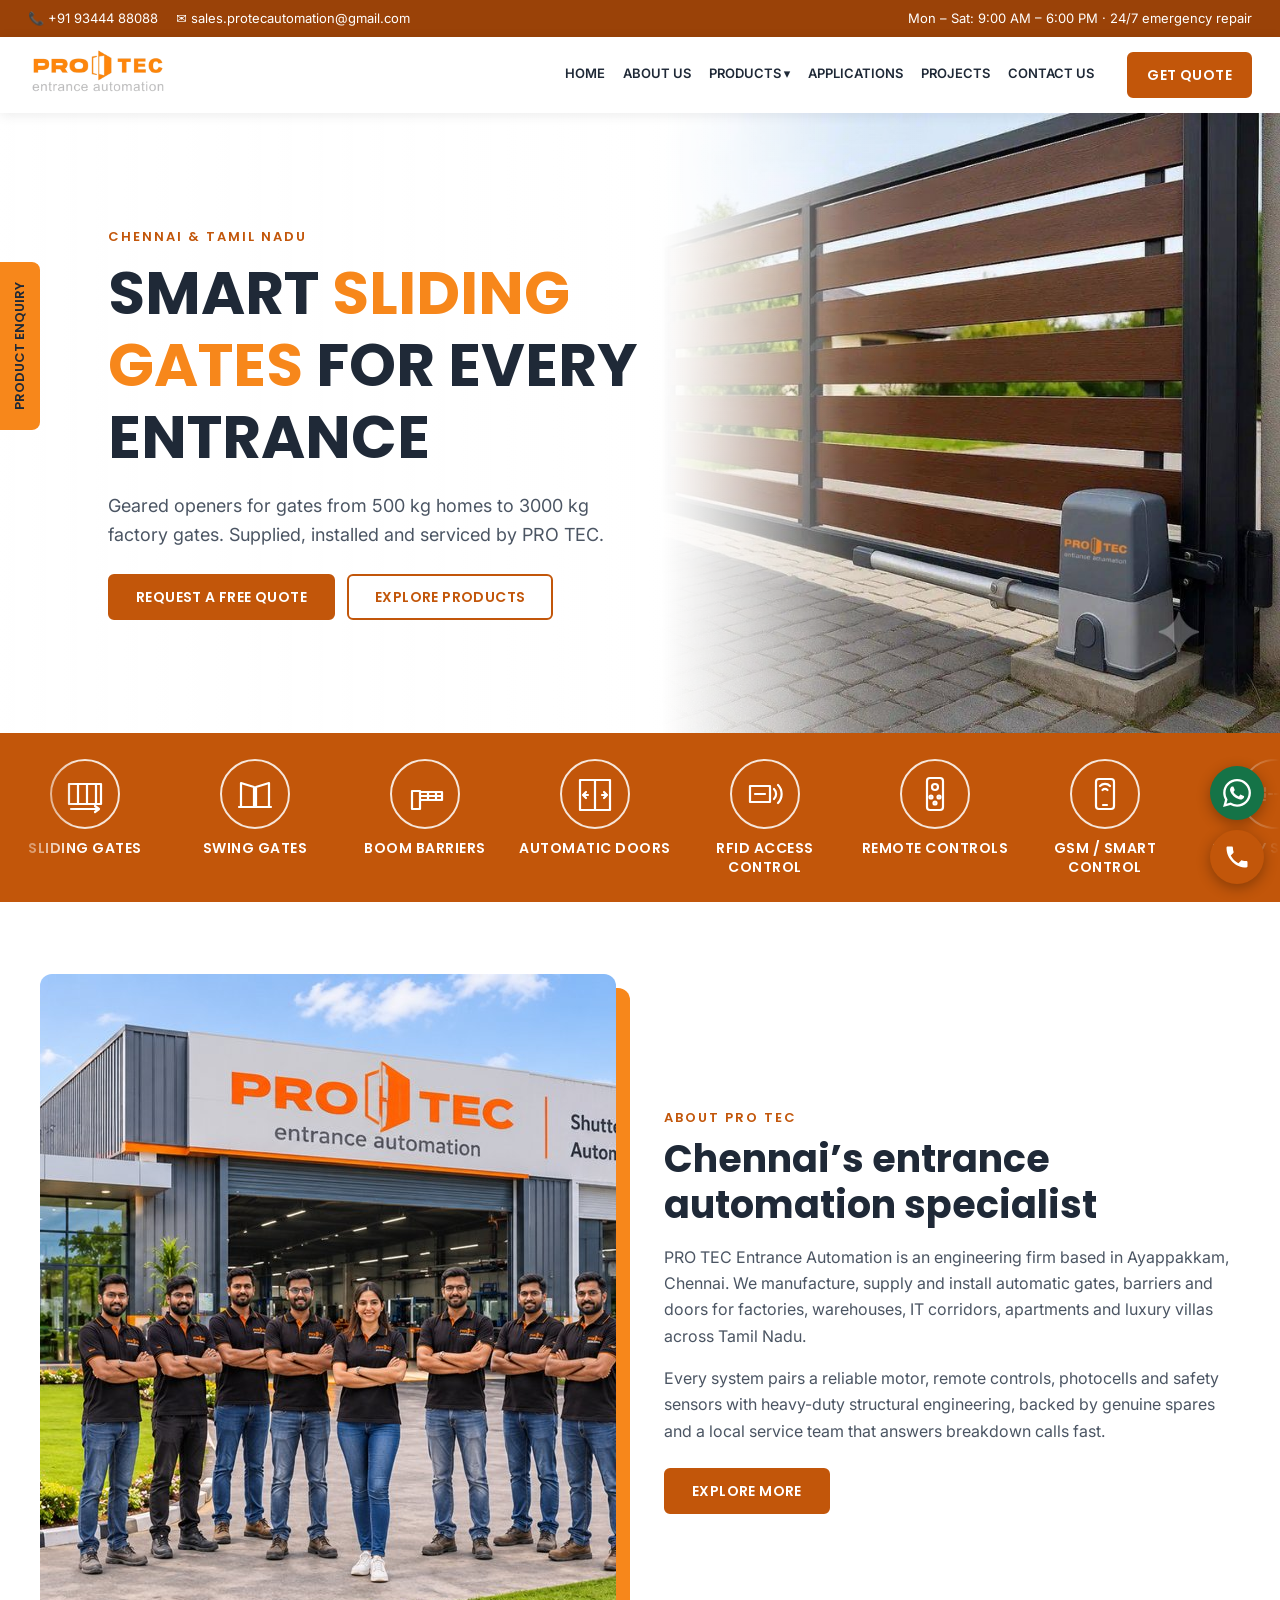
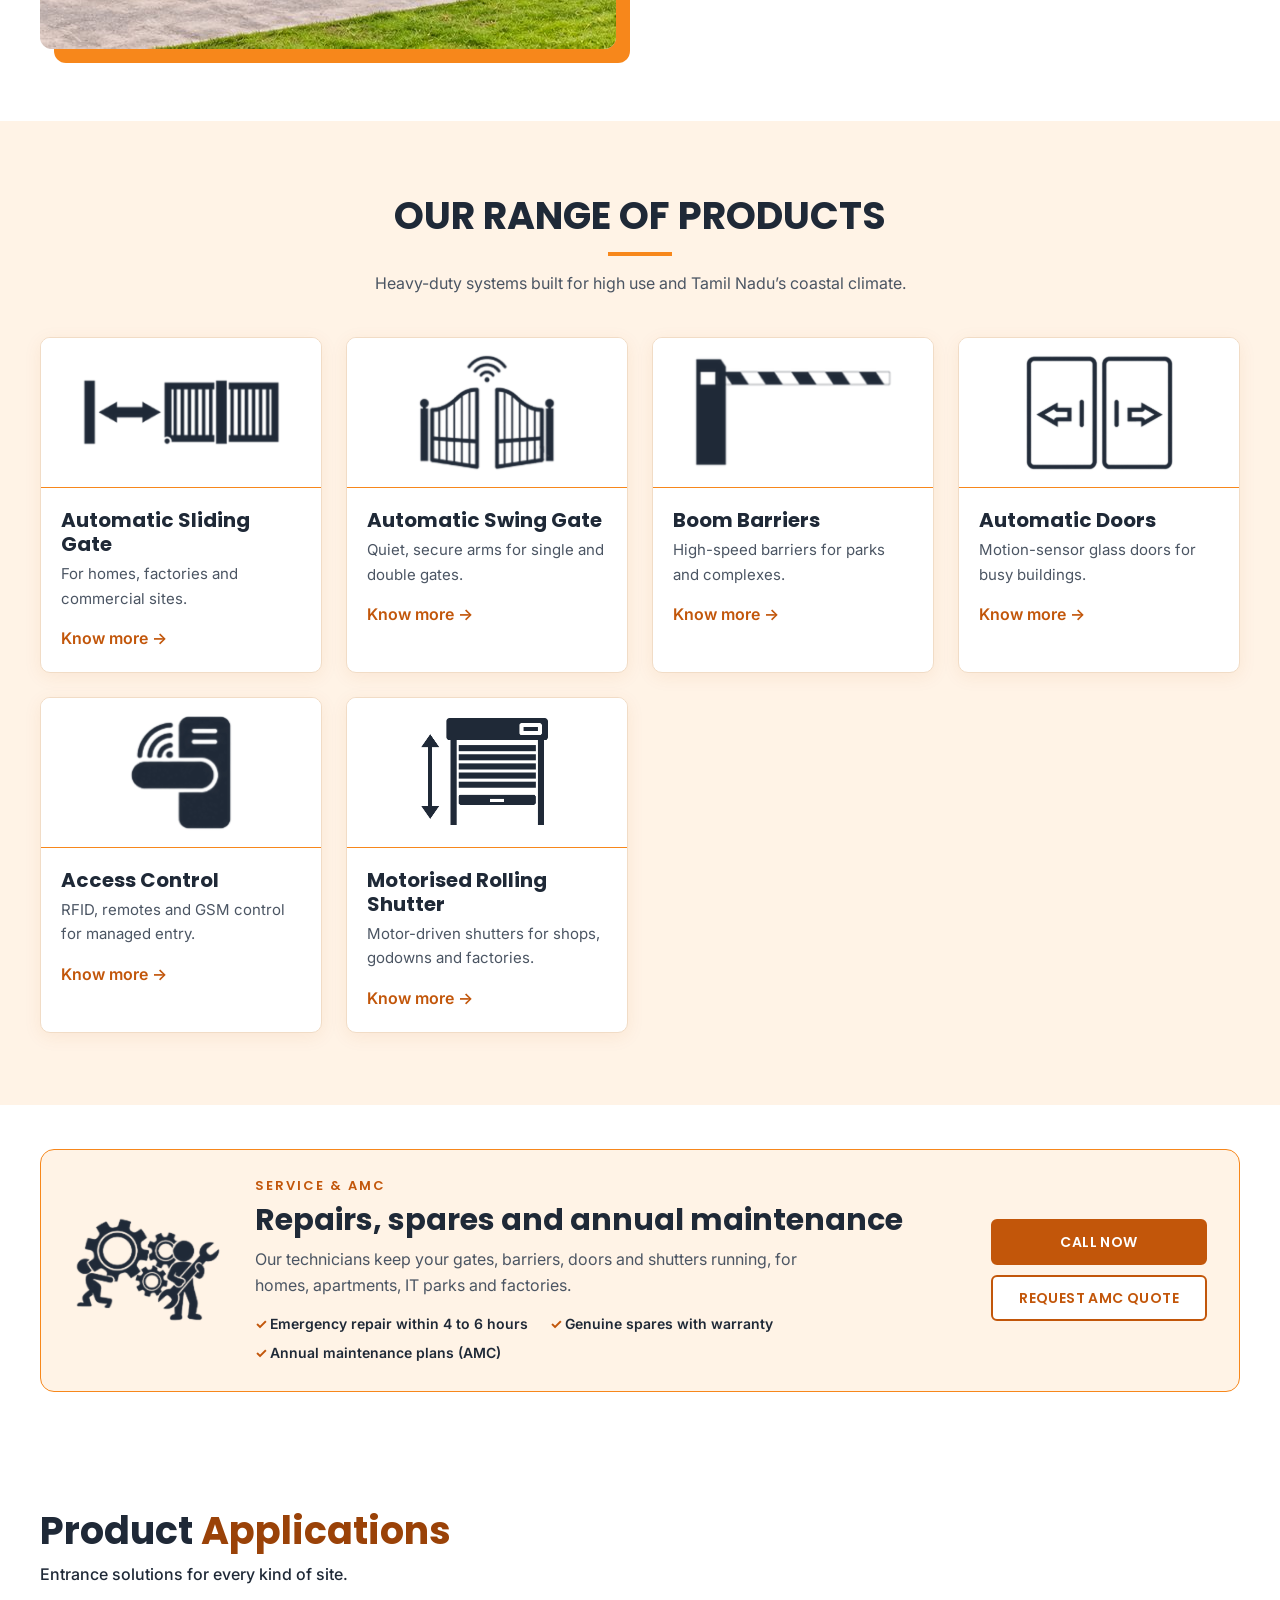
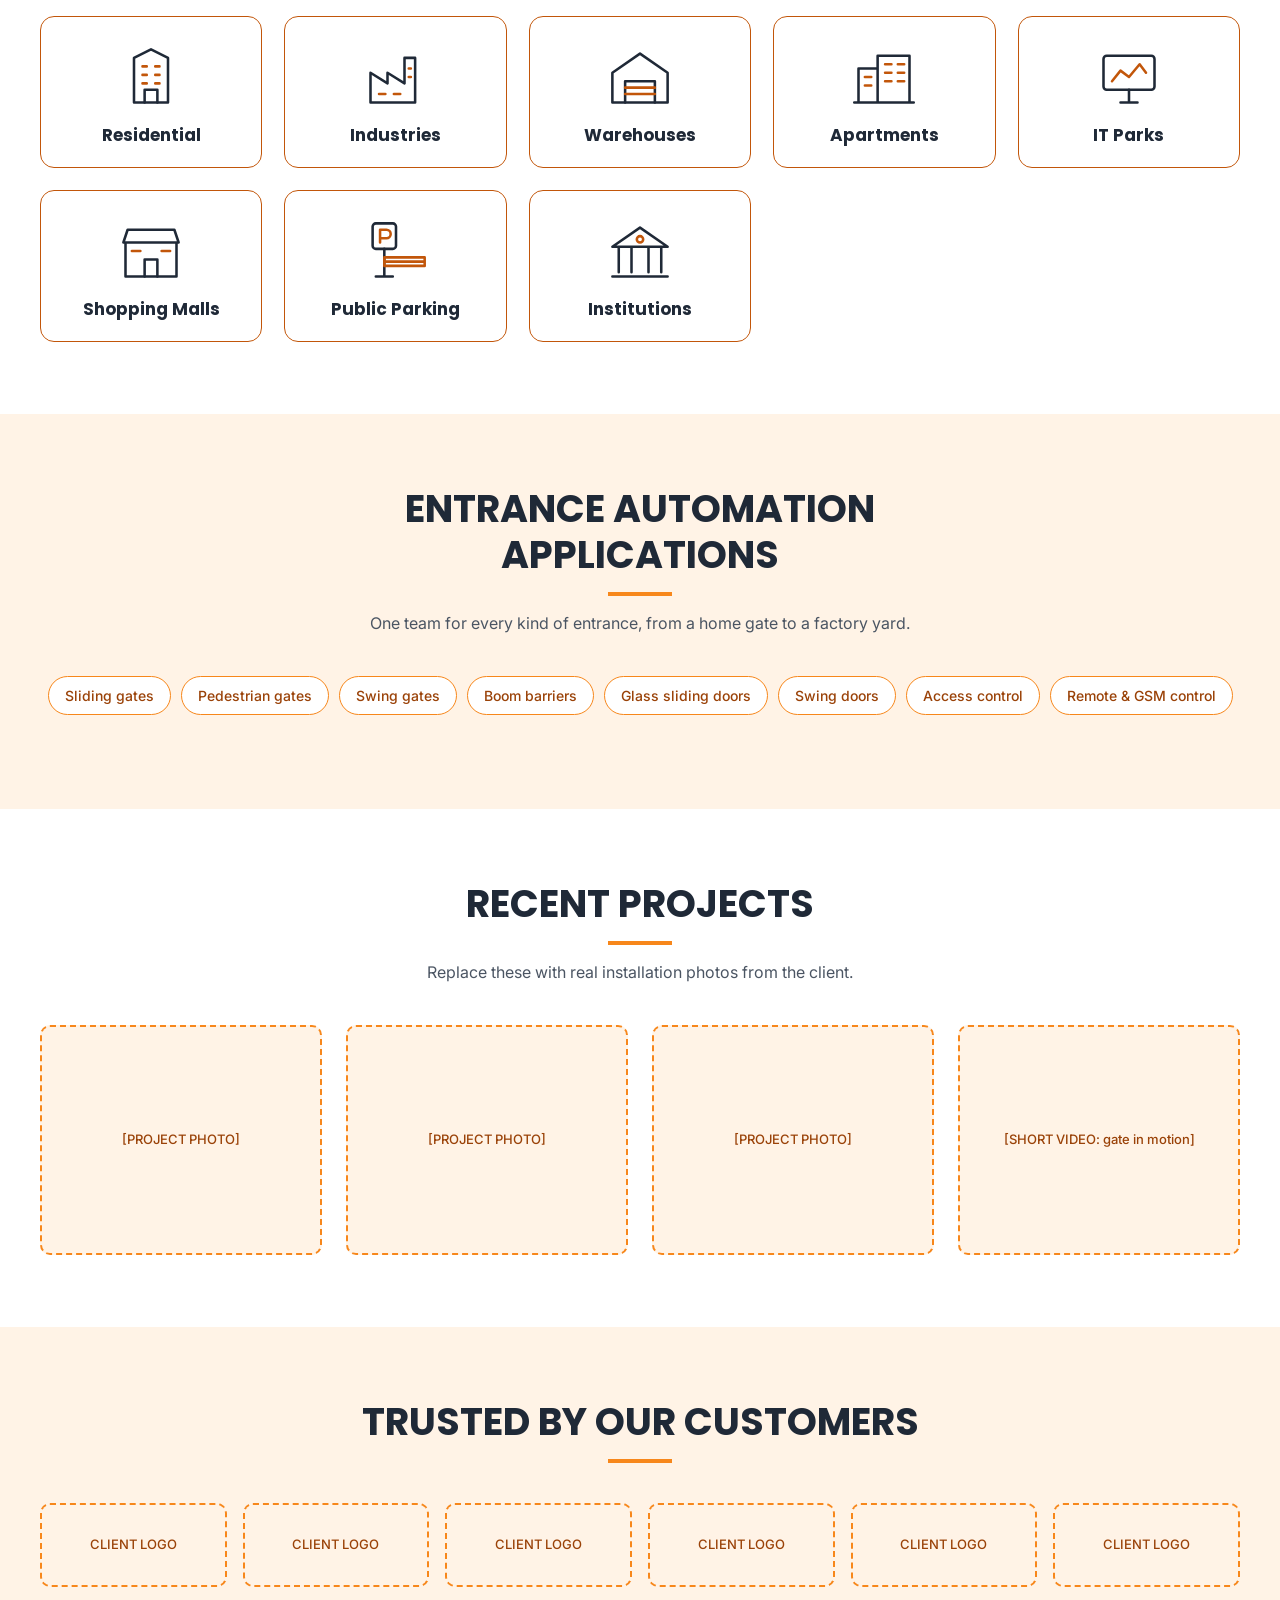
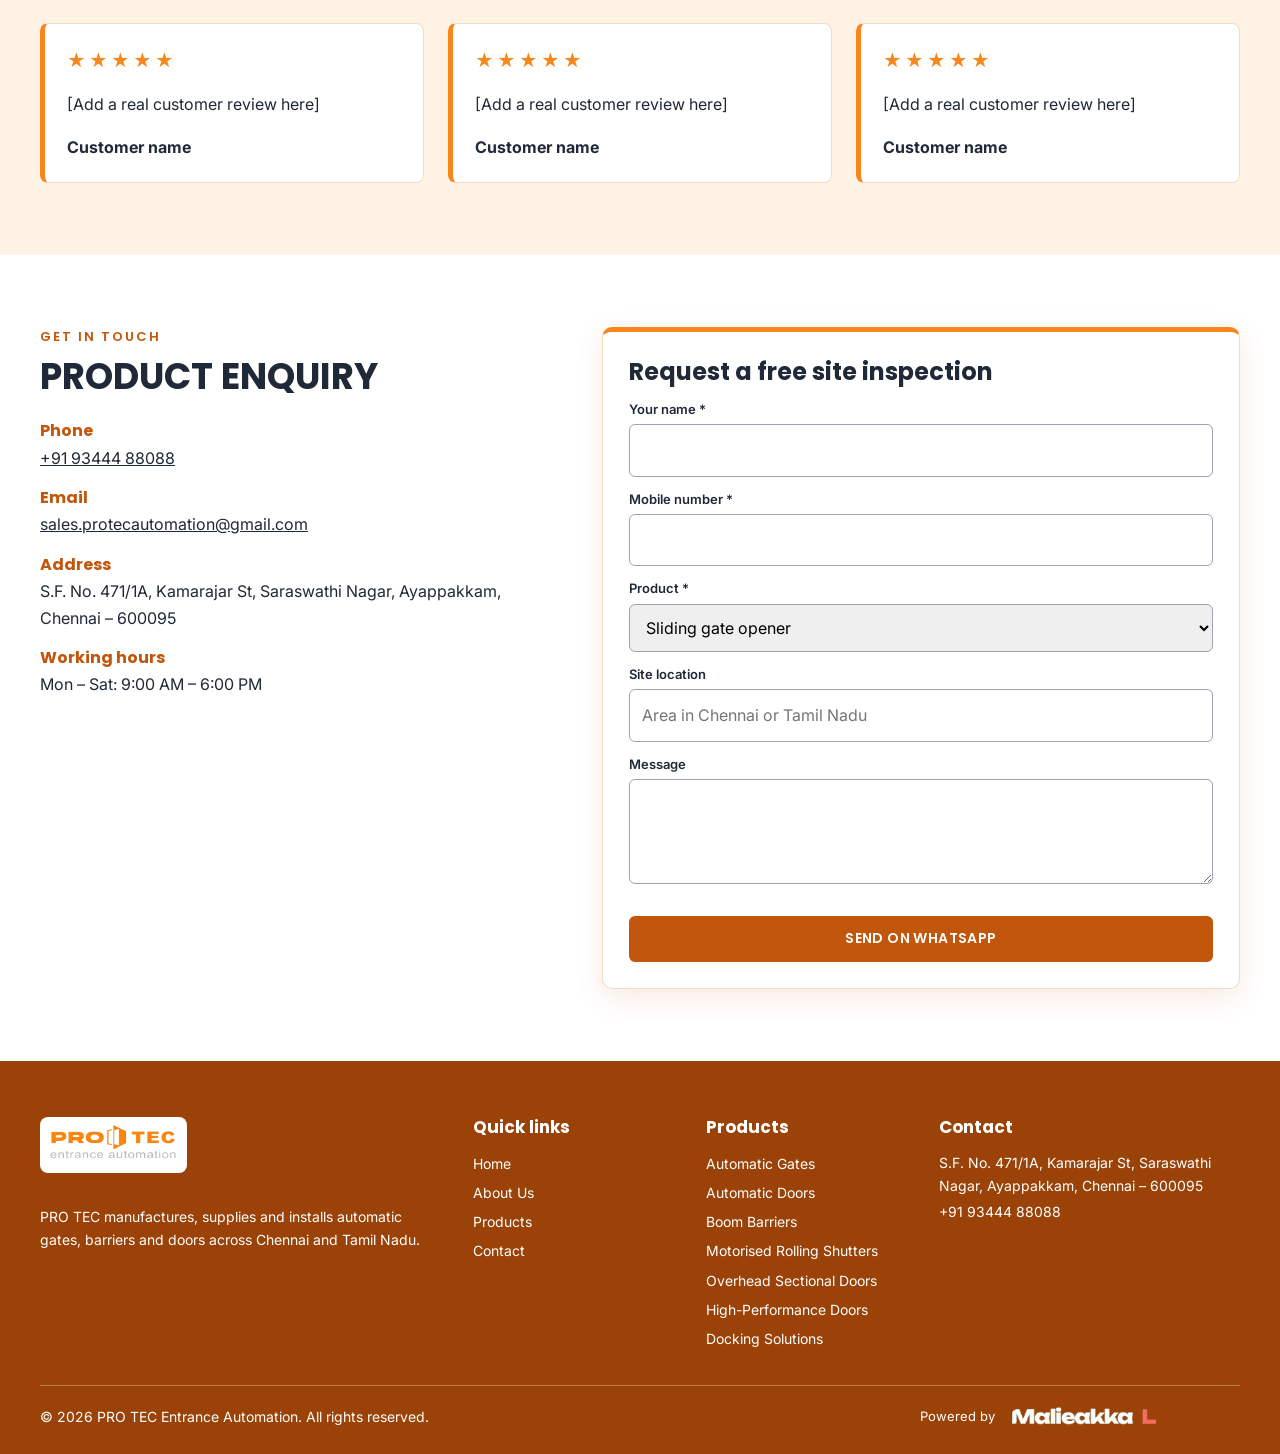
<file: index.html>
<!doctype html><html lang="en"><head><meta charset="utf-8">
<meta name="viewport" content="width=device-width, initial-scale=1">
<title>Automatic Gates &amp; Boom Barriers in Chennai | PRO TEC</title>
<meta name="description" content="Sliding &amp; swing gates, boom barriers, rolling shutters and high-speed doors in Chennai and Tamil Nadu. Supply, install &amp; service. Call +91 93444 88088.">
<meta name="robots" content="index, follow, max-image-preview:large">
<link rel="canonical" href="https://protecentranceautomation.com/">
<meta name="theme-color" content="#C2560A">
<meta name="geo.region" content="IN-TN"><meta name="geo.placename" content="Chennai">
<meta property="og:type" content="website"><meta property="og:site_name" content="PRO TEC Entrance Automation"><meta property="og:locale" content="en_IN">
<meta property="og:title" content="Automatic Gates &amp; Boom Barriers in Chennai | PRO TEC"><meta property="og:description" content="Sliding &amp; swing gates, boom barriers, rolling shutters and high-speed doors in Chennai and Tamil Nadu. Supply, install &amp; service. Call +91 93444 88088."><meta property="og:url" content="https://protecentranceautomation.com/">
<meta property="og:image" content="https://protecentranceautomation.com/assets/images/products/sliding-gate-opener-chennai.jpg"><meta property="og:image:alt" content="PRO TEC automatic sliding gate opener installed on a wooden gate in Chennai">
<meta name="twitter:card" content="summary_large_image"><meta name="twitter:image" content="https://protecentranceautomation.com/assets/images/products/sliding-gate-opener-chennai.jpg"><meta name="twitter:title" content="Automatic Gates &amp; Boom Barriers in Chennai | PRO TEC"><meta name="twitter:description" content="Sliding &amp; swing gates, boom barriers, rolling shutters and high-speed doors in Chennai and Tamil Nadu. Supply, install &amp; service. Call +91 93444 88088.">
<script type="application/ld+json">{"@context": "https://schema.org", "@type": "LocalBusiness", "name": "PRO TEC Entrance Automation", "url": "https://protecentranceautomation.com/", "telephone": "+91 93444 88088", "email": "sales.protecautomation@gmail.com", "description": "PRO TEC manufactures, supplies, installs and services automatic gates, boom barriers, rolling shutters, garage doors, high-speed doors and access control systems in Chennai and across Tamil Nadu.", "address": {"@type": "PostalAddress", "streetAddress": "S.F. No. 471/1A, Kamarajar St, Saraswathi Nagar, Ayappakkam", "addressLocality": "Chennai", "addressRegion": "Tamil Nadu", "postalCode": "600095", "addressCountry": "IN"}, "openingHoursSpecification": [{"@type": "OpeningHoursSpecification", "dayOfWeek": ["Monday", "Tuesday", "Wednesday", "Thursday", "Friday", "Saturday"], "opens": "09:00", "closes": "18:00"}], "areaServed": [{"@type": "City", "name": "Chennai"}, {"@type": "State", "name": "Tamil Nadu"}], "hasOfferCatalog": {"@type": "OfferCatalog", "name": "Entrance automation products and services", "itemListElement": [{"@type": "Offer", "itemOffered": {"@type": "Service", "name": "Automatic sliding gate openers"}}, {"@type": "Offer", "itemOffered": {"@type": "Service", "name": "Automatic swing gate openers"}}, {"@type": "Offer", "itemOffered": {"@type": "Service", "name": "Boom barriers"}}, {"@type": "Offer", "itemOffered": {"@type": "Service", "name": "Automatic doors"}}, {"@type": "Offer", "itemOffered": {"@type": "Service", "name": "Garage doors"}}, {"@type": "Offer", "itemOffered": {"@type": "Service", "name": "Aluminium rolling shutters"}}, {"@type": "Offer", "itemOffered": {"@type": "Service", "name": "GI rolling shutters"}}, {"@type": "Offer", "itemOffered": {"@type": "Service", "name": "High-speed doors"}}, {"@type": "Offer", "itemOffered": {"@type": "Service", "name": "RFID access control"}}, {"@type": "Offer", "itemOffered": {"@type": "Service", "name": "Gate repair and annual maintenance (AMC)"}}, {"@type": "Offer", "itemOffered": {"@type": "Service", "name": "Motorised rolling shutters"}}, {"@type": "Offer", "itemOffered": {"@type": "Service", "name": "Retractable gates"}}]}, "image": "https://protecentranceautomation.com/assets/images/products/sliding-gate-opener-chennai.jpg", "logo": "https://protecentranceautomation.com/assets/images/logos/protec-logo.png"}</script>
<link href="https://fonts.googleapis.com/css2?family=Poppins:wght@500;600;700&family=Inter:wght@400;500;600&display=swap" rel="stylesheet">
<link rel="stylesheet" href="assets/css/style.css"></head><body>
<div class="top"><div class="w"><div><a href="tel:+919344488088">📞 +91 93444 88088</a><a href="mailto:sales.protecautomation@gmail.com">✉ sales.protecautomation@gmail.com</a></div><div>Mon – Sat: 9:00 AM – 6:00 PM · 24/7 emergency repair</div></div></div>
<header><div class="w nav"><a href="#home"><img src="assets/images/logos/protec-logo.png" alt="PRO TEC entrance automation" width="141" height="54"></a>
<button class="burger" id="bg" aria-label="Open menu">☰</button>
<nav class="menu" id="mn"><a href="#home">Home</a><a href="#about">About Us</a>
<div class="dd"><a href="#products">Products ▾</a><div class="sub"><a href="pages/automatic-gates.html">Automatic Gates</a><a href="pages/automatic-doors.html">Automatic Doors</a><a href="pages/boom-barriers.html">Boom Barriers</a><a href="pages/motorised-rolling-shutter.html">Motorised Rolling Shutters</a><a href="pages/overhead-sectional-doors.html">Overhead Sectional Doors</a><a href="pages/high-performance-doors.html">High-Performance Doors</a><a href="pages/docking-solutions.html">Docking Solutions</a></div></div>
<a href="#applications">Applications</a><a href="#projects">Projects</a><a href="#contact">Contact Us</a></nav>
<a class="btn" href="#contact">Get Quote</a></div></header>

<section class="hero" id="home">
<div class="slide on"><div class="bgp has"><img class="pic" src="assets/images/products/sliding-gate-opener-chennai.jpg" alt="PRO TEC automatic sliding gate opener installed on a wooden gate in Chennai" width="736" height="736" decoding="async" fetchpriority="high"></div><div class="w"><div class="tx"><div class="kick">Chennai &amp; Tamil Nadu</div><h1>Smart <em>sliding gates</em> for every entrance</h1><p>Geared openers for gates from 500 kg homes to 3000 kg factory gates. Supplied, installed and serviced by PRO TEC.</p><div class="row"><a class="btn" href="#contact">Request a free quote</a><a class="btn o" href="#products">Explore products</a></div></div></div></div>
<div class="slide"><div class="bgp has"><img class="pic" src="assets/images/products/swing-gate-opener-chennai.jpg" alt="PRO TEC swing gate opener on a villa gate at sunset in Chennai" width="900" height="1125" decoding="async" style="object-position:center 62%"></div><div class="w"><div class="tx"><div class="kick">Villas &amp; Communities</div><h2 class="hs">Elegant <em>swing gates</em> that open quietly</h2><p>Linear arm and underground swing gate openers with remote and smartphone control.</p><div class="row"><a class="btn" href="#contact">Request a free quote</a><a class="btn o" href="#products">Explore products</a></div></div></div></div>
<div class="slide"><div class="bgp has"><img class="pic" src="assets/images/products/boom-barrier-chennai.jpg" alt="PRO TEC boom barrier at an office entrance in Chennai" width="900" height="1125" decoding="async" style="object-position:center 62%"></div><div class="w"><div class="tx"><div class="kick">IT Parks &amp; Apartments</div><h2 class="hs">High-speed <em>boom barriers</em> for busy gates</h2><p>Fast, reliable barriers with RFID and ticketing-ready controls for managed vehicle entry.</p><div class="row"><a class="btn" href="#contact">Request a free quote</a><a class="btn o" href="#products">Explore products</a></div></div></div></div>
<div class="slide"><div class="bgp has"><img class="pic" src="assets/images/products/garage-door-chennai.jpg" alt="Modern black automatic garage door with glass panels" width="720" height="720" decoding="async"></div><div class="w"><div class="tx"><div class="kick">Homes &amp; Villas</div><h2 class="hs">Stylish <em>garage doors</em> with smooth automation</h2><p>Garage doors that open quietly at the touch of a remote, supplied, installed and serviced by PRO TEC.</p><div class="row"><a class="btn" href="#contact">Request a free quote</a><a class="btn o" href="#products">Explore products</a></div></div></div></div>
<div class="slide"><div class="bgp has"><img class="pic" src="assets/images/products/aluminium-rolling-shutter-chennai.jpg" alt="PRO TEC aluminium rolling shutters in black, white and brown finishes" width="900" height="900" decoding="async"></div><div class="w"><div class="tx"><div class="kick">Shops, Homes &amp; Warehouses</div><h2 class="hs">Durable <em>aluminium rolling shutters</em></h2><p>Aluminium shutters that resist corrosion and wear, in a choice of colour finishes, installed and serviced by PRO TEC.</p><div class="row"><a class="btn" href="#contact">Request a free quote</a><a class="btn o" href="#products">Explore products</a></div></div></div></div>
<div class="slide"><div class="bgp has"><img class="pic" src="assets/images/products/gi-rolling-shutter-chennai.jpg" alt="PRO TEC GI rolling shutter on a modern shopfront" width="900" height="900" decoding="async"></div><div class="w"><div class="tx"><div class="kick">Shops, Godowns &amp; Factories</div><h2 class="hs">Strong <em>GI rolling shutters</em> for high security</h2><p>Galvanised iron rolling shutters built for daily use and tough protection, installed and serviced by PRO TEC.</p><div class="row"><a class="btn" href="#contact">Request a free quote</a><a class="btn o" href="#products">Explore products</a></div></div></div></div>
<div class="slide"><div class="bgp has"><img class="pic" src="assets/images/products/high-speed-door-chennai.jpg" alt="PRO TEC high-speed doors in a factory" width="900" height="900" decoding="async"></div><div class="w"><div class="tx"><div class="kick">Warehouses &amp; Factories</div><h2 class="hs">Fast <em>high-speed doors</em> for busy entrances</h2><p>Rapid-opening doors for places where quick, smooth access matters, such as warehouses, food processing units and cleanrooms, installed and serviced by PRO TEC.</p><div class="row"><a class="btn" href="#contact">Request a free quote</a><a class="btn o" href="#products">Explore products</a></div></div></div></div>
<div class="slide"><div class="bgp has"><img class="pic" src="assets/images/products/retractable-gate-chennai.jpg" alt="PRO TEC stainless steel retractable gate at an office entrance in Chennai" width="1200" height="676" decoding="async" style="aspect-ratio:4/3;object-position:15% center"></div><div class="w"><div class="tx"><div class="kick">Offices, Factories &amp; Institutions</div><h2 class="hs">Space-saving <em>retractable gates</em> for secure entrances</h2><p>Folding gates that open and close electrically along the wall, ideal for wide entrances with limited space, supplied, installed and serviced by PRO TEC.</p><div class="row"><a class="btn" href="#contact">Request a free quote</a><a class="btn o" href="#products">Explore products</a></div></div></div></div>
<button class="arw prev" type="button" aria-label="Previous slide"><svg viewBox="0 0 24 24" width="22" height="22" fill="none" stroke="currentColor" stroke-width="3" stroke-linecap="round" stroke-linejoin="round" aria-hidden="true"><path d="M15 5l-7 7 7 7"/></svg></button><button class="arw next" type="button" aria-label="Next slide"><svg viewBox="0 0 24 24" width="22" height="22" fill="none" stroke="currentColor" stroke-width="3" stroke-linecap="round" stroke-linejoin="round" aria-hidden="true"><path d="M9 5l7 7-7 7"/></svg></button></section>

<svg width="0" height="0" style="position:absolute" aria-hidden="true"><symbol id="i-sg" viewBox="0 0 40 40"><path d="M4 10h32v20H4z M13 10v20 M22 10v20 M31 10v20 M6 35h28 M30 32l4 3-4 3"/></symbol><symbol id="i-sw" viewBox="0 0 40 40"><path d="M6 33V9l13 4v20z M34 33V9l-13 4v20z M4 33h32"/></symbol><symbol id="i-bb" viewBox="0 0 40 40"><path d="M7 17h8v18H7z M15 22h22 M15 18h22v8H15z M23 18v8 M31 18v8"/></symbol><symbol id="i-ad" viewBox="0 0 40 40"><path d="M5 6h30v30H5z M20 6v30 M13 21H9 M11 18l-3 3 3 3 M27 21h4 M29 18l3 3-3 3"/></symbol><symbol id="i-ac" viewBox="0 0 40 40"><path d="M5 12h20v16H5z M10 20h10 M29 15a7 7 0 0 1 0 10 M33 11a13 13 0 0 1 0 18"/></symbol><symbol id="i-rc" viewBox="0 0 40 40"><rect x="12" y="4" width="16" height="32" rx="3"/><circle cx="20" cy="13" r="3"/><circle cx="16" cy="23" r="1.5"/><circle cx="24" cy="23" r="1.5"/><circle cx="20" cy="29" r="1.5"/></symbol><symbol id="i-gs" viewBox="0 0 40 40"><rect x="11" y="5" width="18" height="30" rx="3"/><path d="M18 31h4 M15 12a7 7 0 0 1 10 0 M17.5 16a3.5 3.5 0 0 1 5 0"/></symbol><symbol id="i-ph" viewBox="0 0 40 40"><path d="M4 14h6v12H4z M30 14h6v12h-6z M14 20h12" stroke-dasharray="3 3"/></symbol><symbol id="i-sv" viewBox="0 0 40 40"><path d="M28 7a7 7 0 0 0-8 9L7 29l4 4 13-13a7 7 0 0 0 9-8l-5 4-4-1-1-4z"/></symbol></svg><section class="band" aria-label="Our product range"><div class="mq"><div class="trk"><div class="grp"><div class="it"><span class="ic"><svg viewBox="0 0 40 40" fill="none" stroke="#fff" stroke-width="2.2" stroke-linecap="round" stroke-linejoin="round"><use href="#i-sg"/></svg></span><span class="lb">Sliding Gates</span></div><div class="it"><span class="ic"><svg viewBox="0 0 40 40" fill="none" stroke="#fff" stroke-width="2.2" stroke-linecap="round" stroke-linejoin="round"><use href="#i-sw"/></svg></span><span class="lb">Swing Gates</span></div><div class="it"><span class="ic"><svg viewBox="0 0 40 40" fill="none" stroke="#fff" stroke-width="2.2" stroke-linecap="round" stroke-linejoin="round"><use href="#i-bb"/></svg></span><span class="lb">Boom Barriers</span></div><div class="it"><span class="ic"><svg viewBox="0 0 40 40" fill="none" stroke="#fff" stroke-width="2.2" stroke-linecap="round" stroke-linejoin="round"><use href="#i-ad"/></svg></span><span class="lb">Automatic Doors</span></div><div class="it"><span class="ic"><svg viewBox="0 0 40 40" fill="none" stroke="#fff" stroke-width="2.2" stroke-linecap="round" stroke-linejoin="round"><use href="#i-ac"/></svg></span><span class="lb">RFID Access Control</span></div><div class="it"><span class="ic"><svg viewBox="0 0 40 40" fill="none" stroke="#fff" stroke-width="2.2" stroke-linecap="round" stroke-linejoin="round"><use href="#i-rc"/></svg></span><span class="lb">Remote Controls</span></div><div class="it"><span class="ic"><svg viewBox="0 0 40 40" fill="none" stroke="#fff" stroke-width="2.2" stroke-linecap="round" stroke-linejoin="round"><use href="#i-gs"/></svg></span><span class="lb">GSM / Smart Control</span></div><div class="it"><span class="ic"><svg viewBox="0 0 40 40" fill="none" stroke="#fff" stroke-width="2.2" stroke-linecap="round" stroke-linejoin="round"><use href="#i-ph"/></svg></span><span class="lb">Safety Sensors</span></div><div class="it"><span class="ic"><svg viewBox="0 0 40 40" fill="none" stroke="#fff" stroke-width="2.2" stroke-linecap="round" stroke-linejoin="round"><use href="#i-sv"/></svg></span><span class="lb">Service &amp; AMC</span></div></div><div class="grp" aria-hidden="true"><div class="it"><span class="ic"><svg viewBox="0 0 40 40" fill="none" stroke="#fff" stroke-width="2.2" stroke-linecap="round" stroke-linejoin="round"><use href="#i-sg"/></svg></span><span class="lb">Sliding Gates</span></div><div class="it"><span class="ic"><svg viewBox="0 0 40 40" fill="none" stroke="#fff" stroke-width="2.2" stroke-linecap="round" stroke-linejoin="round"><use href="#i-sw"/></svg></span><span class="lb">Swing Gates</span></div><div class="it"><span class="ic"><svg viewBox="0 0 40 40" fill="none" stroke="#fff" stroke-width="2.2" stroke-linecap="round" stroke-linejoin="round"><use href="#i-bb"/></svg></span><span class="lb">Boom Barriers</span></div><div class="it"><span class="ic"><svg viewBox="0 0 40 40" fill="none" stroke="#fff" stroke-width="2.2" stroke-linecap="round" stroke-linejoin="round"><use href="#i-ad"/></svg></span><span class="lb">Automatic Doors</span></div><div class="it"><span class="ic"><svg viewBox="0 0 40 40" fill="none" stroke="#fff" stroke-width="2.2" stroke-linecap="round" stroke-linejoin="round"><use href="#i-ac"/></svg></span><span class="lb">RFID Access Control</span></div><div class="it"><span class="ic"><svg viewBox="0 0 40 40" fill="none" stroke="#fff" stroke-width="2.2" stroke-linecap="round" stroke-linejoin="round"><use href="#i-rc"/></svg></span><span class="lb">Remote Controls</span></div><div class="it"><span class="ic"><svg viewBox="0 0 40 40" fill="none" stroke="#fff" stroke-width="2.2" stroke-linecap="round" stroke-linejoin="round"><use href="#i-gs"/></svg></span><span class="lb">GSM / Smart Control</span></div><div class="it"><span class="ic"><svg viewBox="0 0 40 40" fill="none" stroke="#fff" stroke-width="2.2" stroke-linecap="round" stroke-linejoin="round"><use href="#i-ph"/></svg></span><span class="lb">Safety Sensors</span></div><div class="it"><span class="ic"><svg viewBox="0 0 40 40" fill="none" stroke="#fff" stroke-width="2.2" stroke-linecap="round" stroke-linejoin="round"><use href="#i-sv"/></svg></span><span class="lb">Service &amp; AMC</span></div></div></div></div></section>

<section class="sec" id="about"><div class="w two"><img class="abt" loading="lazy" decoding="async" width="1200" height="675" src="assets/images/general/pro-tec-team-chennai.jpg" alt="The PRO TEC team in front of the workshop in Chennai">
<div><div class="kick">About PRO TEC</div><h2>Chennai’s entrance automation specialist</h2>
<p>PRO TEC Entrance Automation is an engineering firm based in Ayappakkam, Chennai. We manufacture, supply and install automatic gates, barriers and doors for factories, warehouses, IT corridors, apartments and luxury villas across Tamil Nadu.</p>
<p>Every system pairs a reliable motor, remote controls, photocells and safety sensors with heavy-duty structural engineering, backed by genuine spares and a local service team that answers breakdown calls fast.</p>
<div class="row"><a class="btn" href="#contact">Explore more</a></div></div></div></section>

<section class="sec tint" id="products"><div class="w"><div class="head"><h2>Our range of products</h2><p>Heavy-duty systems built for high use and Tamil Nadu’s coastal climate.</p></div><div class="g">
<div class="pc"><div class="sym"><img src="assets/images/symbols/sliding-gate-symbol.png" alt="Automatic sliding gate symbol" width="224" height="79" loading="lazy" decoding="async"></div><div class="b"><h3>Automatic Sliding Gate</h3><p>For homes, factories and commercial sites.</p><a class="more" href="pages/automatic-sliding-gate.html">Know more →</a></div></div>
<div class="pc"><div class="sym"><img src="assets/images/symbols/swing-gate-symbol.png" alt="Automatic swing gate symbol" width="146" height="124" loading="lazy" decoding="async"></div><div class="b"><h3>Automatic Swing Gate</h3><p>Quiet, secure arms for single and double gates.</p><a class="more" href="pages/automatic-swing-gate.html">Know more →</a></div></div>
<div class="pc"><div class="sym"><img src="assets/images/symbols/boom-barrier-symbol.png" alt="Boom barrier symbol" width="212" height="120" loading="lazy" decoding="async"></div><div class="b"><h3>Boom Barriers</h3><p>High-speed barriers for parks and complexes.</p><a class="more" href="pages/boom-barriers.html">Know more →</a></div></div>
<div class="pc"><div class="sym"><img src="assets/images/symbols/automatic-door-symbol.png" alt="Automatic sliding door symbol" width="155" height="121" loading="lazy" decoding="async"></div><div class="b"><h3>Automatic Doors</h3><p>Motion-sensor glass doors for busy buildings.</p><a class="more" href="pages/automatic-doors.html">Know more →</a></div></div>
<div class="pc"><div class="sym"><img src="assets/images/symbols/access-control-symbol.png" alt="Access control symbol" width="109" height="122" loading="lazy" decoding="async"></div><div class="b"><h3>Access Control</h3><p>RFID, remotes and GSM control for managed entry.</p><a class="more" href="pages/access-control.html">Know more →</a></div></div>
<div class="pc"><div class="sym"><img src="assets/images/symbols/motorised-rolling-shutter-symbol.png" alt="Motorised rolling shutter symbol" width="140" height="120" loading="lazy" decoding="async"></div><div class="b"><h3>Motorised Rolling Shutter</h3><p>Motor-driven shutters for shops, godowns and factories.</p><a class="more" href="pages/motorised-rolling-shutter.html">Know more →</a></div></div>
</div></div></section>
<section class="svc" id="service"><div class="w"><div class="svcbox"><img class="svcimg" src="assets/images/symbols/service-amc-symbol.png" alt="Service and maintenance symbol" width="176" height="127" loading="lazy" decoding="async"><div class="svctx"><div class="kick">Service &amp; AMC</div><h2>Repairs, spares and annual maintenance</h2><p>Our technicians keep your gates, barriers, doors and shutters running, for homes, apartments, IT parks and factories.</p><ul class="svcl"><li>Emergency repair within 4 to 6 hours</li><li>Genuine spares with warranty</li><li>Annual maintenance plans (AMC)</li></ul></div><div class="svcact"><a class="btn" href="tel:+919344488088">Call now</a><a class="btn o" href="#contact">Request AMC quote</a></div></div></div></section>

<section class="sec" id="product-applications"><div class="w"><div class="pt"><h2>Product <span>Applications</span></h2><p>Entrance solutions for every kind of site.</p></div><div class="pa"><div class="pcard"><svg viewBox="0 0 64 64" fill="none" stroke="#1F2937" stroke-width="2.4" stroke-linecap="round" stroke-linejoin="round" aria-hidden="true"><path d="M16 56V14l16-8 16 8v42z"/><path d="M26 56V44h12v12"/><path class="a" d="M24 22h4M36 22h4M24 30h4M36 30h4M24 38h4M36 38h4"/></svg><h3>Residential</h3></div><div class="pcard"><svg viewBox="0 0 64 64" fill="none" stroke="#1F2937" stroke-width="2.4" stroke-linecap="round" stroke-linejoin="round" aria-hidden="true"><path d="M8 56V28l16 10V28l16 10V14h10v42z"/><path class="a" d="M16 48h6M30 48h6M44 24h2M44 32h2"/></svg><h3>Industries</h3></div><div class="pcard"><svg viewBox="0 0 64 64" fill="none" stroke="#1F2937" stroke-width="2.4" stroke-linecap="round" stroke-linejoin="round" aria-hidden="true"><path d="M6 28L32 10l26 18v28H6z"/><path d="M18 56V36h28v20"/><path class="a" d="M18 42h28M18 48h28"/></svg><h3>Warehouses</h3></div><div class="pcard"><svg viewBox="0 0 64 64" fill="none" stroke="#1F2937" stroke-width="2.4" stroke-linecap="round" stroke-linejoin="round" aria-hidden="true"><path d="M8 56V24h18v32M26 56V12h30v44M4 56h56"/><path class="a" d="M14 32h6M14 40h6M33 20h6M45 20h6M33 28h6M45 28h6M33 36h6M45 36h6"/></svg><h3>Apartments</h3></div><div class="pcard"><svg viewBox="0 0 64 64" fill="none" stroke="#1F2937" stroke-width="2.4" stroke-linecap="round" stroke-linejoin="round" aria-hidden="true"><rect x="8" y="12" width="48" height="32" rx="3"/><path d="M24 56h16M32 44v12"/><path class="a" d="M16 36l8-10 8 6 10-12 6 8"/></svg><h3>IT Parks</h3></div><div class="pcard"><svg viewBox="0 0 64 64" fill="none" stroke="#1F2937" stroke-width="2.4" stroke-linecap="round" stroke-linejoin="round" aria-hidden="true"><path d="M8 24h48v32H8zM6 24l4-12h44l4 12"/><path d="M26 56V40h12v16"/><path class="a" d="M14 32h8M42 32h8"/></svg><h3>Shopping Malls</h3></div><div class="pcard"><svg viewBox="0 0 64 64" fill="none" stroke="#1F2937" stroke-width="2.4" stroke-linecap="round" stroke-linejoin="round" aria-hidden="true"><rect x="10" y="6" width="22" height="24" rx="3"/><path d="M21 30v26M13 56h16"/><path class="a" d="M17 24V12h6a4 4 0 0 1 0 8h-6M21 42h38M21 38h38v8H21z"/></svg><h3>Public Parking</h3></div><div class="pcard"><svg viewBox="0 0 64 64" fill="none" stroke="#1F2937" stroke-width="2.4" stroke-linecap="round" stroke-linejoin="round" aria-hidden="true"><path d="M6 28L32 10l26 18zM12 28v24M24 28v24M40 28v24M52 28v24M6 56h52"/><circle class="a" cx="32" cy="21" r="3"/></svg><h3>Institutions</h3></div></div></div></section>

<section class="sec tint" id="applications"><div class="w"><div class="head"><h2>Entrance automation applications</h2><p>One team for every kind of entrance, from a home gate to a factory yard.</p></div>
<div class="chips"><span>Sliding gates</span><span>Pedestrian gates</span><span>Swing gates</span><span>Boom barriers</span><span>Glass sliding doors</span><span>Swing doors</span><span>Access control</span><span>Remote &amp; GSM control</span></div>
</div></section>

<section class="sec" id="projects"><div class="w"><div class="head"><h2>Recent projects</h2><p>Replace these with real installation photos from the client.</p></div>
<div class="g"><div class="ph" style="height:230px">[PROJECT PHOTO]</div><div class="ph" style="height:230px">[PROJECT PHOTO]</div><div class="ph" style="height:230px">[PROJECT PHOTO]</div><div class="ph" style="height:230px">[SHORT VIDEO: gate in motion]</div></div></div></section>

<section class="sec tint"><div class="w"><div class="head"><h2>Trusted by our customers</h2></div>
<div class="logos"><div class="ph">CLIENT LOGO</div><div class="ph">CLIENT LOGO</div><div class="ph">CLIENT LOGO</div><div class="ph">CLIENT LOGO</div><div class="ph">CLIENT LOGO</div><div class="ph">CLIENT LOGO</div></div>
<div class="g" style="margin-top:36px"><div class="rv"><div class="st">★★★★★</div><p>[Add a real customer review here]</p><b>Customer name</b></div><div class="rv"><div class="st">★★★★★</div><p>[Add a real customer review here]</p><b>Customer name</b></div><div class="rv"><div class="st">★★★★★</div><p>[Add a real customer review here]</p><b>Customer name</b></div></div></div></section>

<section class="sec" id="contact"><div class="w contact"><div class="ci"><div class="kick">Get in touch</div><h2 style="font-size:36px;margin:8px 0 20px;text-transform:uppercase">Product enquiry</h2>
<p><b>Phone</b><a href="tel:+919344488088">+91 93444 88088</a></p><p><b>Email</b><a href="mailto:sales.protecautomation@gmail.com">sales.protecautomation@gmail.com</a></p><p><b>Address</b>S.F. No. 471/1A, Kamarajar St, Saraswathi Nagar, Ayappakkam, Chennai – 600095</p><p><b>Working hours</b>Mon – Sat: 9:00 AM – 6:00 PM</p></div>
<form id="f"><h3 style="font-size:24px">Request a free site inspection</h3>
<label for="n">Your name *</label><input id="n" required autocomplete="name">
<label for="m">Mobile number *</label><input id="m" type="tel" required autocomplete="tel">
<label for="p">Product *</label><select id="p"><option>Sliding gate opener</option><option>Swing gate opener</option><option>Boom barrier</option><option>Automatic door</option><option>Access control</option><option>Repair / AMC</option></select>
<label for="l">Site location</label><input id="l" placeholder="Area in Chennai or Tamil Nadu">
<label for="t">Message</label><textarea id="t" rows="3"></textarea>
<div class="row"><button class="btn" type="submit" style="width:100%">Send on WhatsApp</button></div></form></div></section>

<footer><div class="w"><div class="g"><div><img src="assets/images/logos/protec-logo.png" alt="PRO TEC" width="147" height="56" loading="lazy" style="height:56px;background:#fff;border-radius:8px;padding:6px;margin-bottom:12px"><p>PRO TEC manufactures, supplies and installs automatic gates, barriers and doors across Chennai and Tamil Nadu.</p></div>
<div><h3>Quick links</h3><a href="#home">Home</a><a href="#about">About Us</a><a href="#products">Products</a><a href="#contact">Contact</a></div>
<div><h3>Products</h3><a href="pages/automatic-gates.html">Automatic Gates</a><a href="pages/automatic-doors.html">Automatic Doors</a><a href="pages/boom-barriers.html">Boom Barriers</a><a href="pages/motorised-rolling-shutter.html">Motorised Rolling Shutters</a><a href="pages/overhead-sectional-doors.html">Overhead Sectional Doors</a><a href="pages/high-performance-doors.html">High-Performance Doors</a><a href="pages/docking-solutions.html">Docking Solutions</a></div>
<div><h3>Contact</h3><p>S.F. No. 471/1A, Kamarajar St, Saraswathi Nagar, Ayappakkam, Chennai – 600095<br><a href="tel:+919344488088">+91 93444 88088</a></p></div></div>
<div class="cp"><span>© 2026 PRO TEC Entrance Automation. All rights reserved.</span><span class="pw">Powered by <img src="assets/images/logos/malieakka-logo.png" alt="Malieakka" width="157" height="26" loading="lazy" decoding="async"></span></div></div></footer>
<a class="enq" href="#contact">Product enquiry</a>
<div class="fab"><a href="https://wa.me/919344488088" style="background:#157347" aria-label="WhatsApp PRO TEC"><svg viewBox="0 0 24 24" aria-hidden="true"><path d="M17.472 14.382c-.297-.149-1.758-.867-2.03-.967-.273-.099-.471-.148-.67.15-.197.297-.767.966-.94 1.164-.173.199-.347.223-.644.075-.297-.15-1.255-.463-2.39-1.475-.883-.788-1.48-1.761-1.653-2.059-.173-.297-.018-.458.13-.606.134-.133.298-.347.446-.52.149-.174.198-.298.298-.497.099-.198.05-.371-.025-.52-.075-.149-.669-1.612-.916-2.207-.242-.579-.487-.5-.669-.51-.173-.008-.371-.01-.57-.01-.198 0-.52.074-.792.372-.272.297-1.04 1.016-1.04 2.479 0 1.462 1.065 2.875 1.213 3.074.149.198 2.096 3.2 5.077 4.487.709.306 1.262.489 1.694.625.712.227 1.36.195 1.871.118.571-.085 1.758-.719 2.006-1.413.248-.694.248-1.289.173-1.413-.074-.124-.272-.198-.57-.347m-5.421 7.403h-.004a9.87 9.87 0 01-5.031-1.378l-.361-.214-3.741.982.998-3.648-.235-.374a9.86 9.86 0 01-1.51-5.26c.001-5.45 4.436-9.884 9.888-9.884 2.64 0 5.122 1.03 6.988 2.898a9.825 9.825 0 012.893 6.994c-.003 5.45-4.437 9.884-9.885 9.884m8.413-18.297A11.815 11.815 0 0012.05 0C5.495 0 .16 5.335.157 11.892c0 2.096.547 4.142 1.588 5.945L.057 24l6.305-1.654a11.882 11.882 0 005.683 1.448h.005c6.554 0 11.89-5.335 11.893-11.893a11.821 11.821 0 00-3.48-8.413Z"/></svg></a><a href="tel:+919344488088" style="background:var(--od)" aria-label="Call PRO TEC"><svg viewBox="0 0 24 24" aria-hidden="true"><path d="M6.62 10.79c1.44 2.83 3.76 5.14 6.59 6.59l2.2-2.2c.27-.27.67-.36 1.02-.24 1.12.37 2.33.57 3.57.57.55 0 1 .45 1 1V20c0 .55-.45 1-1 1-9.39 0-17-7.61-17-17 0-.55.45-1 1-1h3.5c.55 0 1 .45 1 1 0 1.25.2 2.45.57 3.57.11.35.03.74-.25 1.02l-2.2 2.2z"/></svg></a></div>
<script src="assets/js/site.js" defer></script>
<script src="assets/js/home.js" defer></script></body></html>
</file>
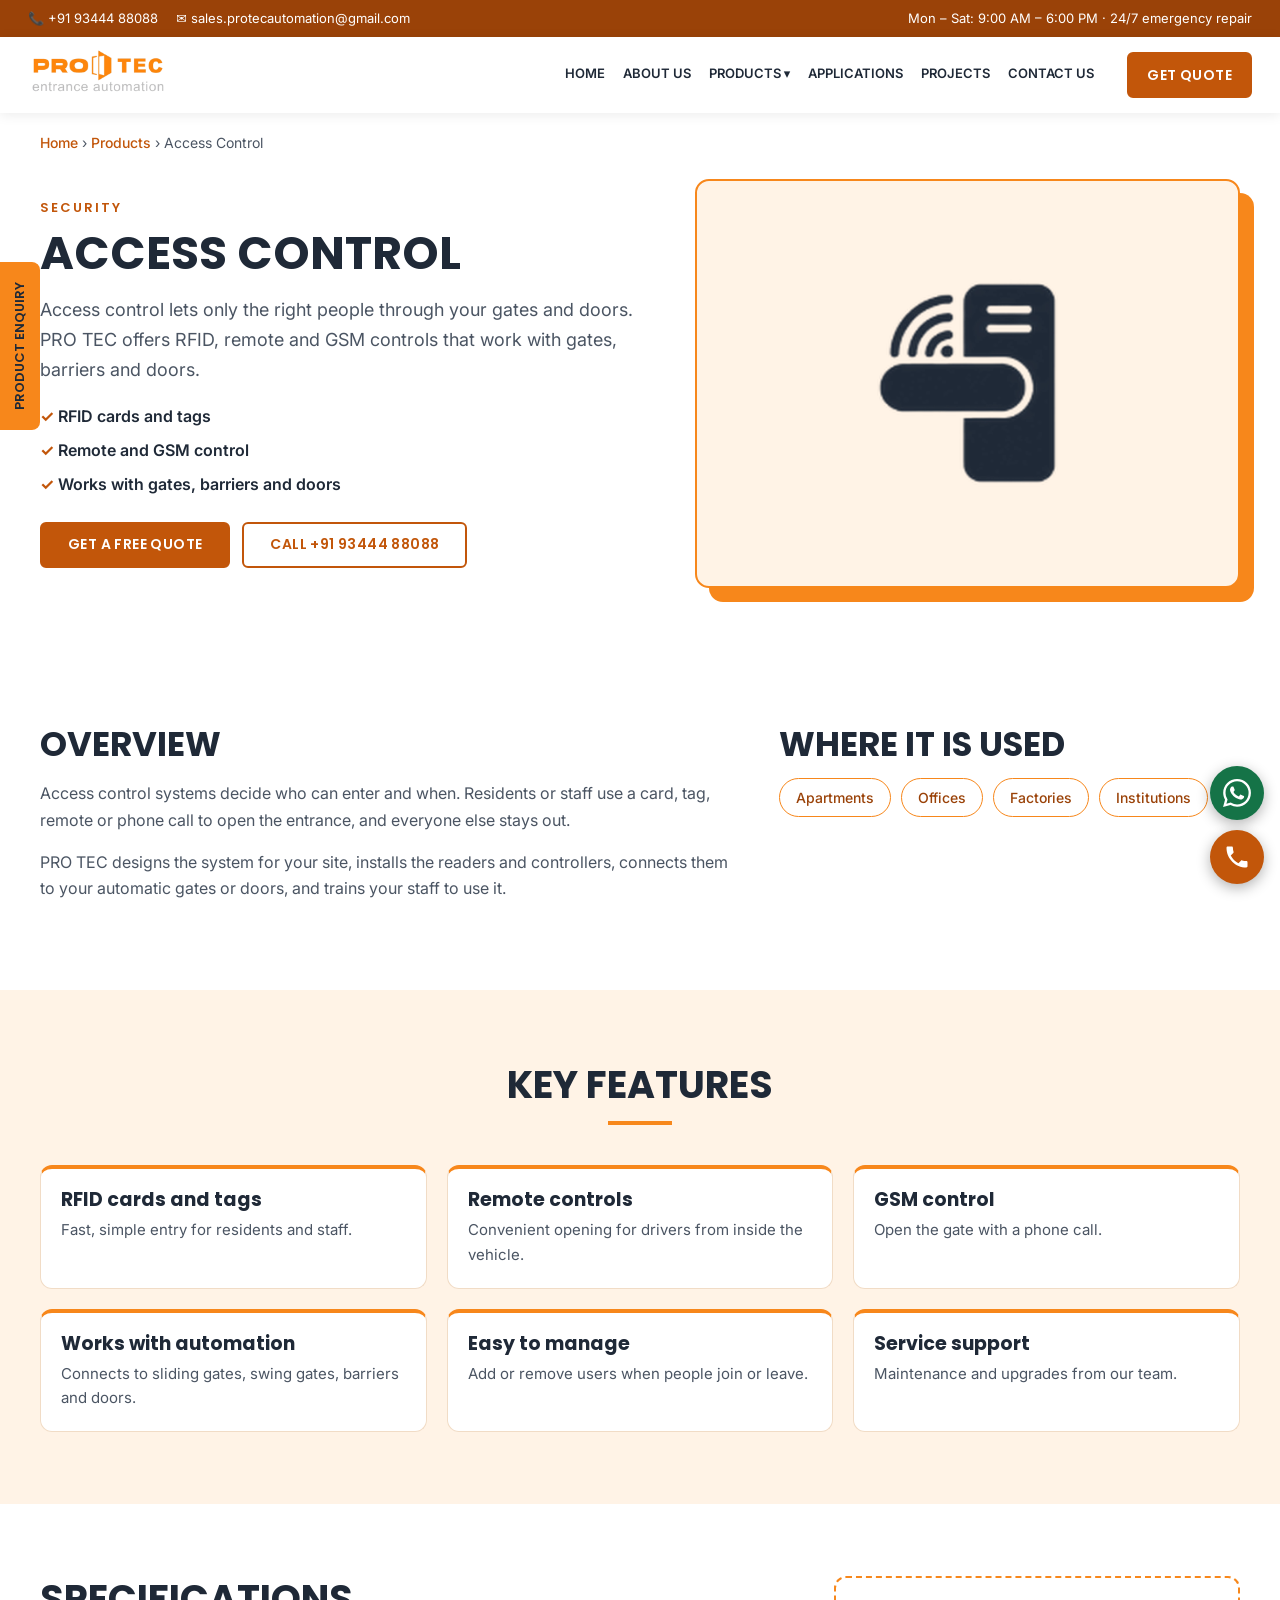
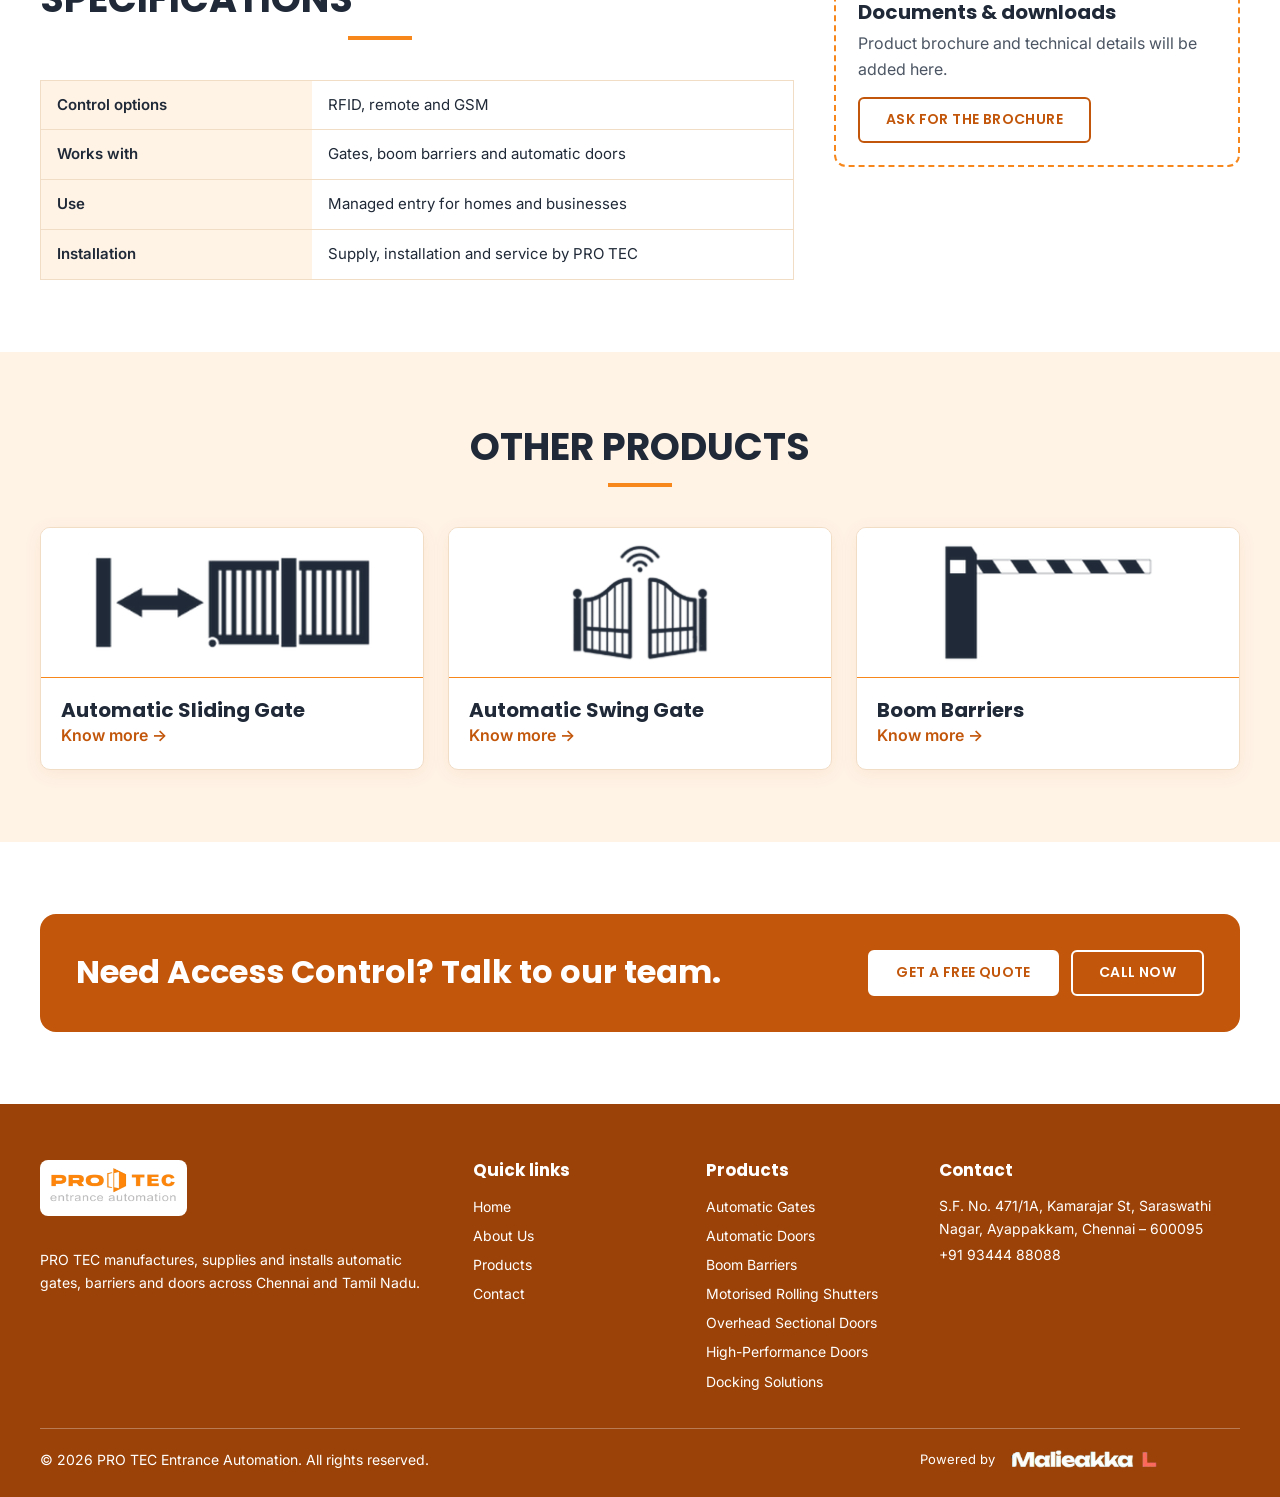
<file: pages/access-control.html>
<!doctype html><html lang="en"><head><meta charset="utf-8">
<meta name="viewport" content="width=device-width, initial-scale=1">
<title>Access Control in Chennai | PRO TEC</title>
<meta name="description" content="Access control lets only the right people through your gates and doors. Supply, installation and service in Chennai and Tamil Nadu by PRO TEC.">
<meta name="robots" content="index, follow, max-image-preview:large">
<link rel="canonical" href="https://protecentranceautomation.com/pages/access-control.html">
<meta name="theme-color" content="#C2560A">
<meta property="og:type" content="website"><meta property="og:site_name" content="PRO TEC Entrance Automation"><meta property="og:locale" content="en_IN">
<meta property="og:title" content="Access Control in Chennai | PRO TEC"><meta property="og:description" content="Access control lets only the right people through your gates and doors. Supply, installation and service in Chennai and Tamil Nadu by PRO TEC."><meta property="og:url" content="https://protecentranceautomation.com/pages/access-control.html">
<script type="application/ld+json">{"@context": "https://schema.org", "@type": "BreadcrumbList", "itemListElement": [{"@type": "ListItem", "position": 1, "name": "Home", "item": "https://protecentranceautomation.com/"}, {"@type": "ListItem", "position": 2, "name": "Products", "item": "https://protecentranceautomation.com/#products"}, {"@type": "ListItem", "position": 3, "name": "Access Control", "item": "https://protecentranceautomation.com/pages/access-control.html"}]}</script>
<link href="https://fonts.googleapis.com/css2?family=Poppins:wght@500;600;700&family=Inter:wght@400;500;600&display=swap" rel="stylesheet">
<link rel="stylesheet" href="../assets/css/style.css"></head><body><div class="top"><div class="w"><div><a href="tel:+919344488088">📞 +91 93444 88088</a><a href="mailto:sales.protecautomation@gmail.com">✉ sales.protecautomation@gmail.com</a></div><div>Mon – Sat: 9:00 AM – 6:00 PM · 24/7 emergency repair</div></div></div>
<header><div class="w nav"><a href="../index.html"><img src="../assets/images/logos/protec-logo.png" alt="PRO TEC entrance automation" width="141" height="54"></a>
<button class="burger" id="bg" aria-label="Open menu">☰</button>
<nav class="menu" id="mn"><a href="../index.html">Home</a><a href="../index.html#about">About Us</a>
<div class="dd"><a href="../index.html#products">Products ▾</a><div class="sub"><a href="automatic-gates.html">Automatic Gates</a><a href="automatic-doors.html">Automatic Doors</a><a href="boom-barriers.html">Boom Barriers</a><a href="motorised-rolling-shutter.html">Motorised Rolling Shutters</a><a href="overhead-sectional-doors.html">Overhead Sectional Doors</a><a href="high-performance-doors.html">High-Performance Doors</a><a href="docking-solutions.html">Docking Solutions</a></div></div>
<a href="../index.html#applications">Applications</a><a href="../index.html#projects">Projects</a><a href="../index.html#contact">Contact Us</a></nav>
<a class="btn" href="../index.html#contact">Get Quote</a></div></header>
<main id="top"><div class="w crumb"><a href="../index.html">Home</a> › <a href="../index.html#products">Products</a> › Access Control</div>
<section><div class="w pp-top"><div><div class="kick">Security</div><h1>Access Control</h1><p class="lead">Access control lets only the right people through your gates and doors. PRO TEC offers RFID, remote and GSM controls that work with gates, barriers and doors.</p>
<ul class="hl"><li>RFID cards and tags</li><li>Remote and GSM control</li><li>Works with gates, barriers and doors</li></ul>
<div class="row"><a class="btn" href="https://wa.me/919344488088?text=Hi%20PRO%20TEC%2C%20I%20would%20like%20a%20quote%20for%20Access%20Control.">Get a free quote</a><a class="btn o" href="tel:+919344488088">Call +91 93444 88088</a></div></div><div class="pp-sym"><img src="../assets/images/symbols/access-control-symbol.png" alt="Access control symbol" width="109" height="122"></div></div></section>
<section class="sec" id="overview"><div class="w two2"><div><h2>Overview</h2><p>Access control systems decide who can enter and when. Residents or staff use a card, tag, remote or phone call to open the entrance, and everyone else stays out.</p><p>PRO TEC designs the system for your site, installs the readers and controllers, connects them to your automatic gates or doors, and trains your staff to use it.</p></div><div><h2>Where it is used</h2><div class="chips" style="justify-content:flex-start"><span>Apartments</span><span>Offices</span><span>Factories</span><span>Institutions</span></div></div></div></section>
<section class="sec tint" id="features"><div class="w"><div class="head"><h2>Key features</h2></div><div class="feat"><div><h3>RFID cards and tags</h3><p>Fast, simple entry for residents and staff.</p></div><div><h3>Remote controls</h3><p>Convenient opening for drivers from inside the vehicle.</p></div><div><h3>GSM control</h3><p>Open the gate with a phone call.</p></div><div><h3>Works with automation</h3><p>Connects to sliding gates, swing gates, barriers and doors.</p></div><div><h3>Easy to manage</h3><p>Add or remove users when people join or leave.</p></div><div><h3>Service support</h3><p>Maintenance and upgrades from our team.</p></div></div></div></section>
<section class="sec" id="specs"><div class="w sp2"><div><div class="head" style="text-align:left;margin-left:0"><h2>Specifications</h2></div><table class="spec"><tr><th>Control options</th><td>RFID, remote and GSM</td></tr><tr><th>Works with</th><td>Gates, boom barriers and automatic doors</td></tr><tr><th>Use</th><td>Managed entry for homes and businesses</td></tr><tr><th>Installation</th><td>Supply, installation and service by PRO TEC</td></tr></table></div>
<div class="dl"><h3>Documents &amp; downloads</h3><p>Product brochure and technical details will be added here.</p><a class="btn o" href="../index.html#contact">Ask for the brochure</a></div></div></section>
<section class="sec tint rel"><div class="w"><div class="head"><h2>Other products</h2></div><div class="g"><div class="pc"><div class="sym"><img src="../assets/images/symbols/sliding-gate-symbol.png" alt="Automatic Sliding Gate symbol" loading="lazy"></div><div class="b"><h3>Automatic Sliding Gate</h3><a class="more" href="automatic-sliding-gate.html">Know more →</a></div></div><div class="pc"><div class="sym"><img src="../assets/images/symbols/swing-gate-symbol.png" alt="Automatic Swing Gate symbol" loading="lazy"></div><div class="b"><h3>Automatic Swing Gate</h3><a class="more" href="automatic-swing-gate.html">Know more →</a></div></div><div class="pc"><div class="sym"><img src="../assets/images/symbols/boom-barrier-symbol.png" alt="Boom Barriers symbol" loading="lazy"></div><div class="b"><h3>Boom Barriers</h3><a class="more" href="boom-barriers.html">Know more →</a></div></div></div></div></section>
<section class="sec"><div class="w"><div class="cta"><h2>Need Access Control? Talk to our team.</h2><div class="row"><a class="btn" href="https://wa.me/919344488088?text=Hi%20PRO%20TEC%2C%20I%20would%20like%20a%20quote%20for%20Access%20Control.">Get a free quote</a><a class="btn o" href="tel:+919344488088">Call now</a></div></div></div></section></main>
<footer><div class="w"><div class="g"><div><img src="../assets/images/logos/protec-logo.png" alt="PRO TEC" width="147" height="56" loading="lazy" style="height:56px;background:#fff;border-radius:8px;padding:6px;margin-bottom:12px"><p>PRO TEC manufactures, supplies and installs automatic gates, barriers and doors across Chennai and Tamil Nadu.</p></div>
<div><h3>Quick links</h3><a href="../index.html">Home</a><a href="../index.html#about">About Us</a><a href="../index.html#products">Products</a><a href="../index.html#contact">Contact</a></div>
<div><h3>Products</h3><a href="automatic-gates.html">Automatic Gates</a><a href="automatic-doors.html">Automatic Doors</a><a href="boom-barriers.html">Boom Barriers</a><a href="motorised-rolling-shutter.html">Motorised Rolling Shutters</a><a href="overhead-sectional-doors.html">Overhead Sectional Doors</a><a href="high-performance-doors.html">High-Performance Doors</a><a href="docking-solutions.html">Docking Solutions</a></div>
<div><h3>Contact</h3><p>S.F. No. 471/1A, Kamarajar St, Saraswathi Nagar, Ayappakkam, Chennai – 600095<br><a href="tel:+919344488088">+91 93444 88088</a></p></div></div>
<div class="cp"><span>© 2026 PRO TEC Entrance Automation. All rights reserved.</span><span class="pw">Powered by <img src="../assets/images/logos/malieakka-logo.png" alt="Malieakka" width="157" height="26" loading="lazy" decoding="async"></span></div></div></footer>
<a class="enq" href="../index.html#contact">Product enquiry</a>
<div class="fab"><a href="https://wa.me/919344488088" style="background:#157347" aria-label="WhatsApp PRO TEC"><svg viewBox="0 0 24 24" aria-hidden="true"><path d="M17.472 14.382c-.297-.149-1.758-.867-2.03-.967-.273-.099-.471-.148-.67.15-.197.297-.767.966-.94 1.164-.173.199-.347.223-.644.075-.297-.15-1.255-.463-2.39-1.475-.883-.788-1.48-1.761-1.653-2.059-.173-.297-.018-.458.13-.606.134-.133.298-.347.446-.52.149-.174.198-.298.298-.497.099-.198.05-.371-.025-.52-.075-.149-.669-1.612-.916-2.207-.242-.579-.487-.5-.669-.51-.173-.008-.371-.01-.57-.01-.198 0-.52.074-.792.372-.272.297-1.04 1.016-1.04 2.479 0 1.462 1.065 2.875 1.213 3.074.149.198 2.096 3.2 5.077 4.487.709.306 1.262.489 1.694.625.712.227 1.36.195 1.871.118.571-.085 1.758-.719 2.006-1.413.248-.694.248-1.289.173-1.413-.074-.124-.272-.198-.57-.347m-5.421 7.403h-.004a9.87 9.87 0 01-5.031-1.378l-.361-.214-3.741.982.998-3.648-.235-.374a9.86 9.86 0 01-1.51-5.26c.001-5.45 4.436-9.884 9.888-9.884 2.64 0 5.122 1.03 6.988 2.898a9.825 9.825 0 012.893 6.994c-.003 5.45-4.437 9.884-9.885 9.884m8.413-18.297A11.815 11.815 0 0012.05 0C5.495 0 .16 5.335.157 11.892c0 2.096.547 4.142 1.588 5.945L.057 24l6.305-1.654a11.882 11.882 0 005.683 1.448h.005c6.554 0 11.89-5.335 11.893-11.893a11.821 11.821 0 00-3.48-8.413Z"/></svg></a><a href="tel:+919344488088" style="background:var(--od)" aria-label="Call PRO TEC"><svg viewBox="0 0 24 24" aria-hidden="true"><path d="M6.62 10.79c1.44 2.83 3.76 5.14 6.59 6.59l2.2-2.2c.27-.27.67-.36 1.02-.24 1.12.37 2.33.57 3.57.57.55 0 1 .45 1 1V20c0 .55-.45 1-1 1-9.39 0-17-7.61-17-17 0-.55.45-1 1-1h3.5c.55 0 1 .45 1 1 0 1.25.2 2.45.57 3.57.11.35.03.74-.25 1.02l-2.2 2.2z"/></svg></a></div>
<script src="../assets/js/site.js" defer></script></body></html>
</file>
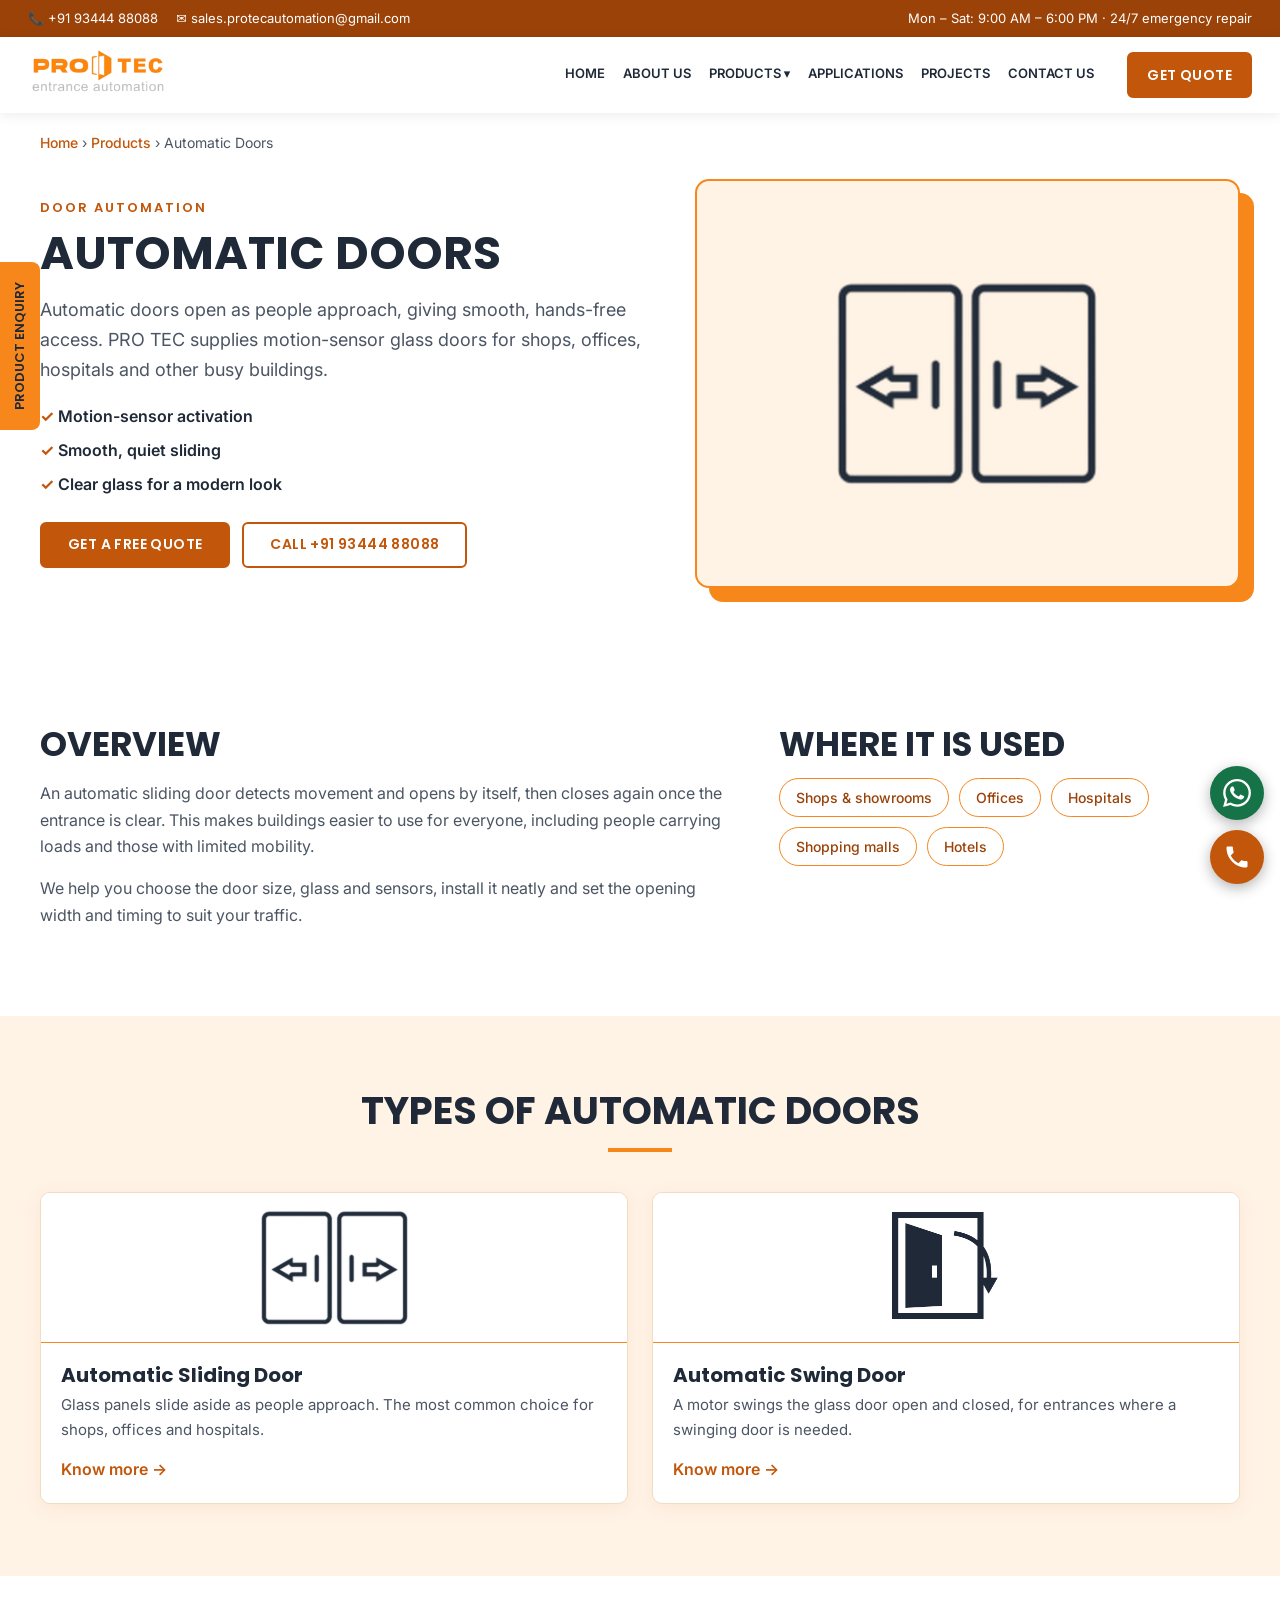
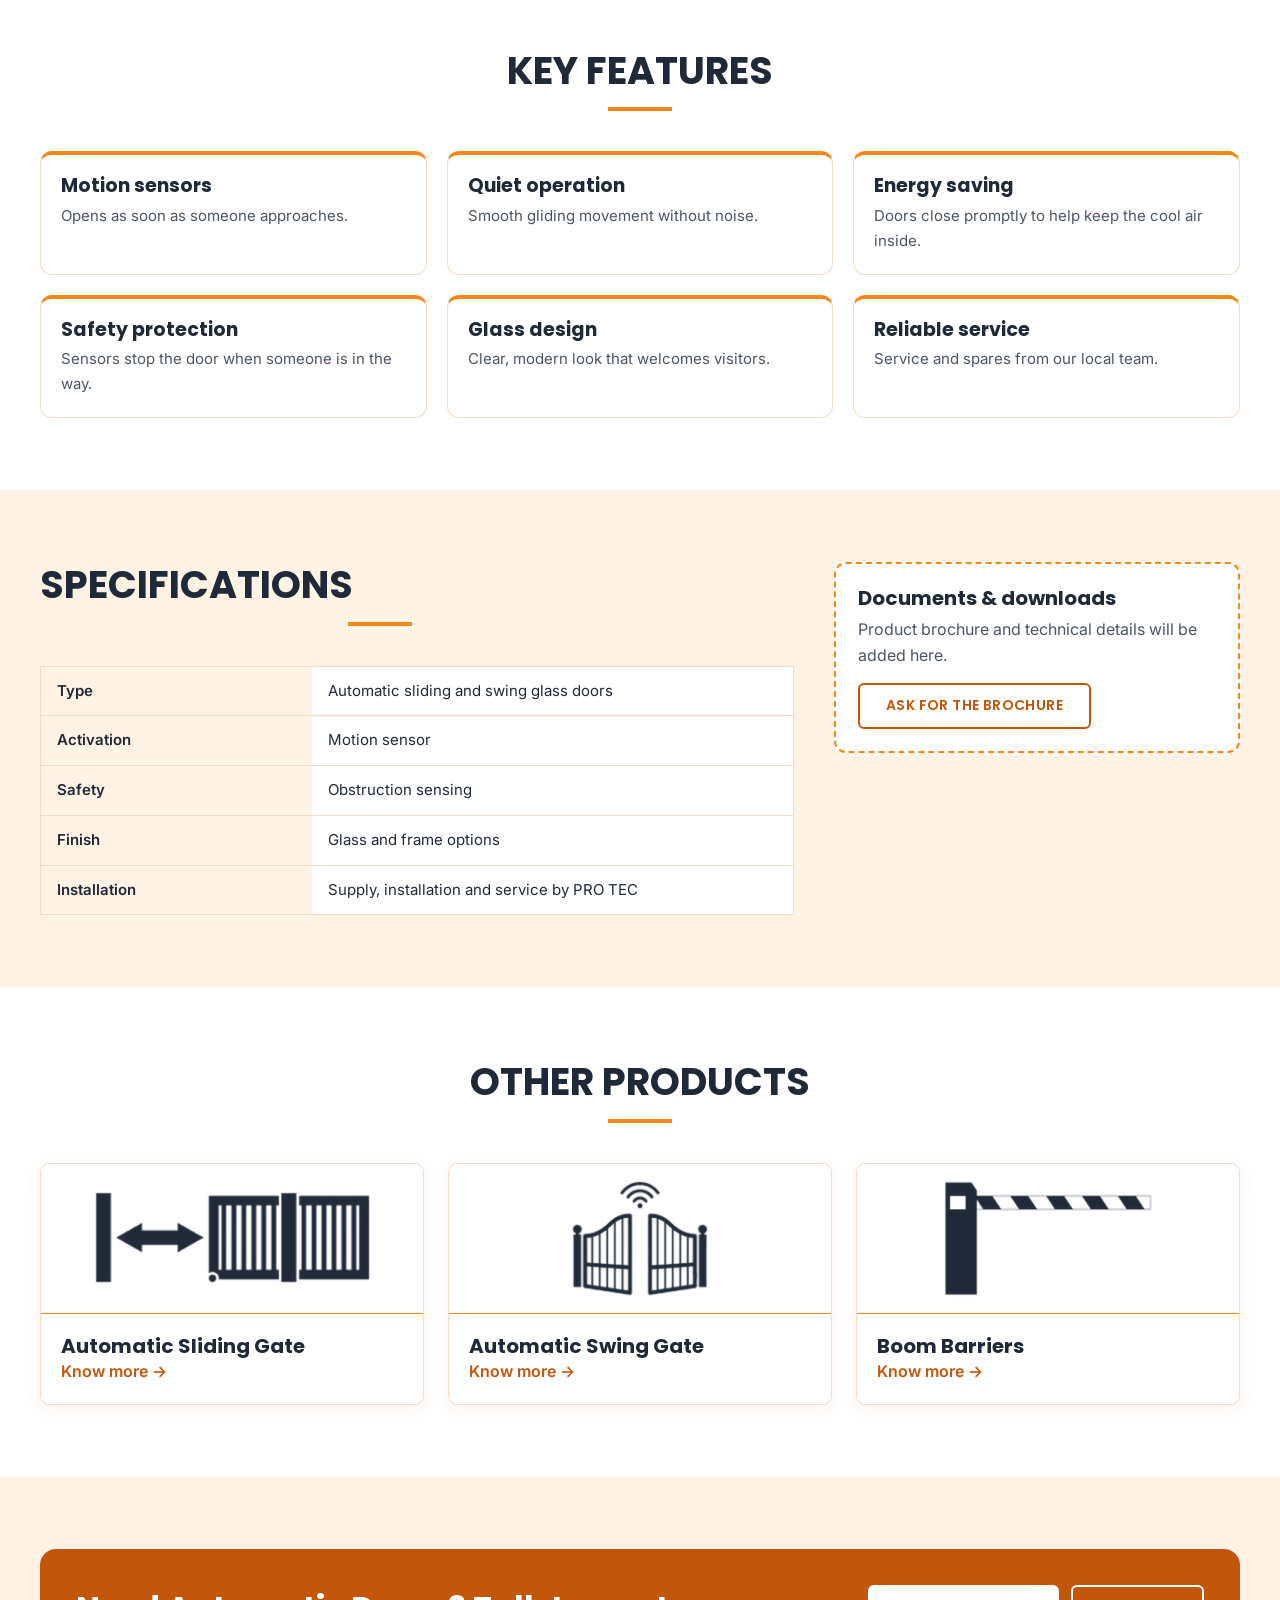
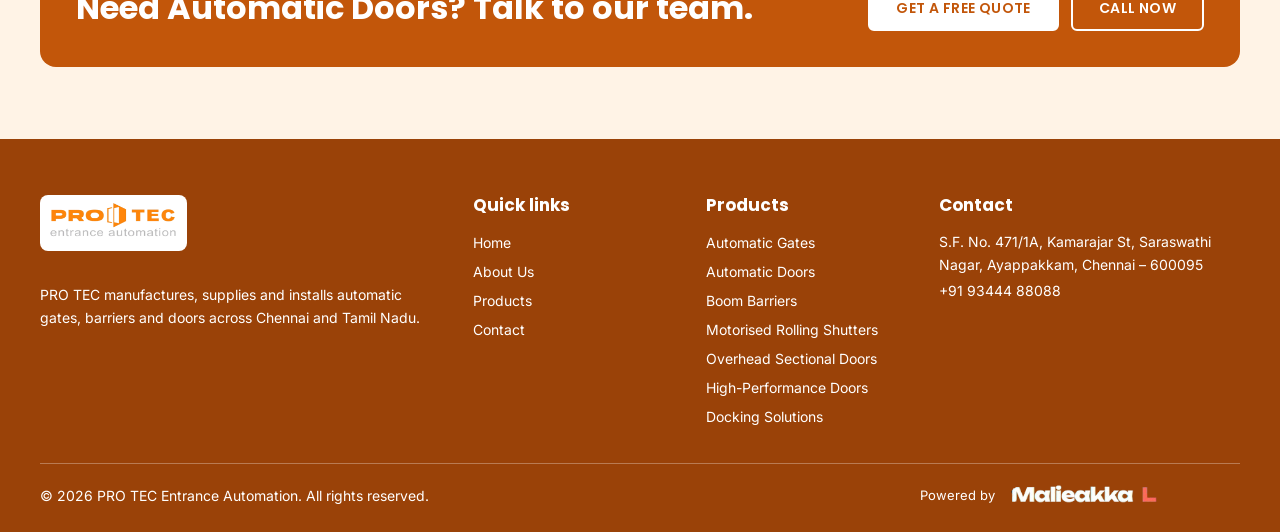
<file: pages/automatic-doors.html>
<!doctype html><html lang="en"><head><meta charset="utf-8">
<meta name="viewport" content="width=device-width, initial-scale=1">
<title>Automatic Doors in Chennai | PRO TEC</title>
<meta name="description" content="Automatic doors open as people approach, giving smooth, hands-free access. Supply, installation and service in Chennai and Tamil Nadu by PRO TEC.">
<meta name="robots" content="index, follow, max-image-preview:large">
<link rel="canonical" href="https://protecentranceautomation.com/pages/automatic-doors.html">
<meta name="theme-color" content="#C2560A">
<meta property="og:type" content="website"><meta property="og:site_name" content="PRO TEC Entrance Automation"><meta property="og:locale" content="en_IN">
<meta property="og:title" content="Automatic Doors in Chennai | PRO TEC"><meta property="og:description" content="Automatic doors open as people approach, giving smooth, hands-free access. Supply, installation and service in Chennai and Tamil Nadu by PRO TEC."><meta property="og:url" content="https://protecentranceautomation.com/pages/automatic-doors.html">
<script type="application/ld+json">{"@context": "https://schema.org", "@type": "BreadcrumbList", "itemListElement": [{"@type": "ListItem", "position": 1, "name": "Home", "item": "https://protecentranceautomation.com/"}, {"@type": "ListItem", "position": 2, "name": "Products", "item": "https://protecentranceautomation.com/#products"}, {"@type": "ListItem", "position": 3, "name": "Automatic Doors", "item": "https://protecentranceautomation.com/pages/automatic-doors.html"}]}</script>
<link href="https://fonts.googleapis.com/css2?family=Poppins:wght@500;600;700&family=Inter:wght@400;500;600&display=swap" rel="stylesheet">
<link rel="stylesheet" href="../assets/css/style.css"></head><body><div class="top"><div class="w"><div><a href="tel:+919344488088">📞 +91 93444 88088</a><a href="mailto:sales.protecautomation@gmail.com">✉ sales.protecautomation@gmail.com</a></div><div>Mon – Sat: 9:00 AM – 6:00 PM · 24/7 emergency repair</div></div></div>
<header><div class="w nav"><a href="../index.html"><img src="../assets/images/logos/protec-logo.png" alt="PRO TEC entrance automation" width="141" height="54"></a>
<button class="burger" id="bg" aria-label="Open menu">☰</button>
<nav class="menu" id="mn"><a href="../index.html">Home</a><a href="../index.html#about">About Us</a>
<div class="dd"><a href="../index.html#products">Products ▾</a><div class="sub"><a href="automatic-gates.html">Automatic Gates</a><a href="automatic-doors.html">Automatic Doors</a><a href="boom-barriers.html">Boom Barriers</a><a href="motorised-rolling-shutter.html">Motorised Rolling Shutters</a><a href="overhead-sectional-doors.html">Overhead Sectional Doors</a><a href="high-performance-doors.html">High-Performance Doors</a><a href="docking-solutions.html">Docking Solutions</a></div></div>
<a href="../index.html#applications">Applications</a><a href="../index.html#projects">Projects</a><a href="../index.html#contact">Contact Us</a></nav>
<a class="btn" href="../index.html#contact">Get Quote</a></div></header>
<main id="top"><div class="w crumb"><a href="../index.html">Home</a> › <a href="../index.html#products">Products</a> › Automatic Doors</div>
<section><div class="w pp-top"><div><div class="kick">Door automation</div><h1>Automatic Doors</h1><p class="lead">Automatic doors open as people approach, giving smooth, hands-free access. PRO TEC supplies motion-sensor glass doors for shops, offices, hospitals and other busy buildings.</p>
<ul class="hl"><li>Motion-sensor activation</li><li>Smooth, quiet sliding</li><li>Clear glass for a modern look</li></ul>
<div class="row"><a class="btn" href="https://wa.me/919344488088?text=Hi%20PRO%20TEC%2C%20I%20would%20like%20a%20quote%20for%20Automatic%20Doors.">Get a free quote</a><a class="btn o" href="tel:+919344488088">Call +91 93444 88088</a></div></div><div class="pp-sym"><img src="../assets/images/symbols/automatic-door-symbol.png" alt="Automatic sliding door symbol" width="155" height="121"></div></div></section>
<section class="sec" id="overview"><div class="w two2"><div><h2>Overview</h2><p>An automatic sliding door detects movement and opens by itself, then closes again once the entrance is clear. This makes buildings easier to use for everyone, including people carrying loads and those with limited mobility.</p><p>We help you choose the door size, glass and sensors, install it neatly and set the opening width and timing to suit your traffic.</p></div><div><h2>Where it is used</h2><div class="chips" style="justify-content:flex-start"><span>Shops &amp; showrooms</span><span>Offices</span><span>Hospitals</span><span>Shopping malls</span><span>Hotels</span></div></div></div></section>
<section class="sec tint" id="types"><div class="w"><div class="head"><h2>Types of Automatic Doors</h2></div><div class="g"><div class="pc"><a href="automatic-sliding-door.html" aria-label="Automatic Sliding Door"><div class="sym"><img src="../assets/images/symbols/automatic-door-symbol.png" alt="Automatic sliding door symbol" loading="lazy"></div></a><div class="b"><h3>Automatic Sliding Door</h3><p>Glass panels slide aside as people approach. The most common choice for shops, offices and hospitals.</p><a class="more" href="automatic-sliding-door.html">Know more →</a></div></div><div class="pc"><a href="automatic-swing-door.html" aria-label="Automatic Swing Door"><div class="sym"><img src="../assets/images/symbols/swing-door-symbol.png" alt="Automatic swing door symbol" loading="lazy"></div></a><div class="b"><h3>Automatic Swing Door</h3><p>A motor swings the glass door open and closed, for entrances where a swinging door is needed.</p><a class="more" href="automatic-swing-door.html">Know more →</a></div></div></div></div></section>
<section class="sec" id="features"><div class="w"><div class="head"><h2>Key features</h2></div><div class="feat"><div><h3>Motion sensors</h3><p>Opens as soon as someone approaches.</p></div><div><h3>Quiet operation</h3><p>Smooth gliding movement without noise.</p></div><div><h3>Energy saving</h3><p>Doors close promptly to help keep the cool air inside.</p></div><div><h3>Safety protection</h3><p>Sensors stop the door when someone is in the way.</p></div><div><h3>Glass design</h3><p>Clear, modern look that welcomes visitors.</p></div><div><h3>Reliable service</h3><p>Service and spares from our local team.</p></div></div></div></section>
<section class="sec tint" id="specs"><div class="w sp2"><div><div class="head" style="text-align:left;margin-left:0"><h2>Specifications</h2></div><table class="spec"><tr><th>Type</th><td>Automatic sliding and swing glass doors</td></tr><tr><th>Activation</th><td>Motion sensor</td></tr><tr><th>Safety</th><td>Obstruction sensing</td></tr><tr><th>Finish</th><td>Glass and frame options</td></tr><tr><th>Installation</th><td>Supply, installation and service by PRO TEC</td></tr></table></div>
<div class="dl"><h3>Documents &amp; downloads</h3><p>Product brochure and technical details will be added here.</p><a class="btn o" href="../index.html#contact">Ask for the brochure</a></div></div></section>
<section class="sec rel"><div class="w"><div class="head"><h2>Other products</h2></div><div class="g"><div class="pc"><div class="sym"><img src="../assets/images/symbols/sliding-gate-symbol.png" alt="Automatic Sliding Gate symbol" loading="lazy"></div><div class="b"><h3>Automatic Sliding Gate</h3><a class="more" href="automatic-sliding-gate.html">Know more →</a></div></div><div class="pc"><div class="sym"><img src="../assets/images/symbols/swing-gate-symbol.png" alt="Automatic Swing Gate symbol" loading="lazy"></div><div class="b"><h3>Automatic Swing Gate</h3><a class="more" href="automatic-swing-gate.html">Know more →</a></div></div><div class="pc"><div class="sym"><img src="../assets/images/symbols/boom-barrier-symbol.png" alt="Boom Barriers symbol" loading="lazy"></div><div class="b"><h3>Boom Barriers</h3><a class="more" href="boom-barriers.html">Know more →</a></div></div></div></div></section>
<section class="sec tint"><div class="w"><div class="cta"><h2>Need Automatic Doors? Talk to our team.</h2><div class="row"><a class="btn" href="https://wa.me/919344488088?text=Hi%20PRO%20TEC%2C%20I%20would%20like%20a%20quote%20for%20Automatic%20Doors.">Get a free quote</a><a class="btn o" href="tel:+919344488088">Call now</a></div></div></div></section></main>
<footer><div class="w"><div class="g"><div><img src="../assets/images/logos/protec-logo.png" alt="PRO TEC" width="147" height="56" loading="lazy" style="height:56px;background:#fff;border-radius:8px;padding:6px;margin-bottom:12px"><p>PRO TEC manufactures, supplies and installs automatic gates, barriers and doors across Chennai and Tamil Nadu.</p></div>
<div><h3>Quick links</h3><a href="../index.html">Home</a><a href="../index.html#about">About Us</a><a href="../index.html#products">Products</a><a href="../index.html#contact">Contact</a></div>
<div><h3>Products</h3><a href="automatic-gates.html">Automatic Gates</a><a href="automatic-doors.html">Automatic Doors</a><a href="boom-barriers.html">Boom Barriers</a><a href="motorised-rolling-shutter.html">Motorised Rolling Shutters</a><a href="overhead-sectional-doors.html">Overhead Sectional Doors</a><a href="high-performance-doors.html">High-Performance Doors</a><a href="docking-solutions.html">Docking Solutions</a></div>
<div><h3>Contact</h3><p>S.F. No. 471/1A, Kamarajar St, Saraswathi Nagar, Ayappakkam, Chennai – 600095<br><a href="tel:+919344488088">+91 93444 88088</a></p></div></div>
<div class="cp"><span>© 2026 PRO TEC Entrance Automation. All rights reserved.</span><span class="pw">Powered by <img src="../assets/images/logos/malieakka-logo.png" alt="Malieakka" width="157" height="26" loading="lazy" decoding="async"></span></div></div></footer>
<a class="enq" href="../index.html#contact">Product enquiry</a>
<div class="fab"><a href="https://wa.me/919344488088" style="background:#157347" aria-label="WhatsApp PRO TEC"><svg viewBox="0 0 24 24" aria-hidden="true"><path d="M17.472 14.382c-.297-.149-1.758-.867-2.03-.967-.273-.099-.471-.148-.67.15-.197.297-.767.966-.94 1.164-.173.199-.347.223-.644.075-.297-.15-1.255-.463-2.39-1.475-.883-.788-1.48-1.761-1.653-2.059-.173-.297-.018-.458.13-.606.134-.133.298-.347.446-.52.149-.174.198-.298.298-.497.099-.198.05-.371-.025-.52-.075-.149-.669-1.612-.916-2.207-.242-.579-.487-.5-.669-.51-.173-.008-.371-.01-.57-.01-.198 0-.52.074-.792.372-.272.297-1.04 1.016-1.04 2.479 0 1.462 1.065 2.875 1.213 3.074.149.198 2.096 3.2 5.077 4.487.709.306 1.262.489 1.694.625.712.227 1.36.195 1.871.118.571-.085 1.758-.719 2.006-1.413.248-.694.248-1.289.173-1.413-.074-.124-.272-.198-.57-.347m-5.421 7.403h-.004a9.87 9.87 0 01-5.031-1.378l-.361-.214-3.741.982.998-3.648-.235-.374a9.86 9.86 0 01-1.51-5.26c.001-5.45 4.436-9.884 9.888-9.884 2.64 0 5.122 1.03 6.988 2.898a9.825 9.825 0 012.893 6.994c-.003 5.45-4.437 9.884-9.885 9.884m8.413-18.297A11.815 11.815 0 0012.05 0C5.495 0 .16 5.335.157 11.892c0 2.096.547 4.142 1.588 5.945L.057 24l6.305-1.654a11.882 11.882 0 005.683 1.448h.005c6.554 0 11.89-5.335 11.893-11.893a11.821 11.821 0 00-3.48-8.413Z"/></svg></a><a href="tel:+919344488088" style="background:var(--od)" aria-label="Call PRO TEC"><svg viewBox="0 0 24 24" aria-hidden="true"><path d="M6.62 10.79c1.44 2.83 3.76 5.14 6.59 6.59l2.2-2.2c.27-.27.67-.36 1.02-.24 1.12.37 2.33.57 3.57.57.55 0 1 .45 1 1V20c0 .55-.45 1-1 1-9.39 0-17-7.61-17-17 0-.55.45-1 1-1h3.5c.55 0 1 .45 1 1 0 1.25.2 2.45.57 3.57.11.35.03.74-.25 1.02l-2.2 2.2z"/></svg></a></div>
<script src="../assets/js/site.js" defer></script></body></html>
</file>
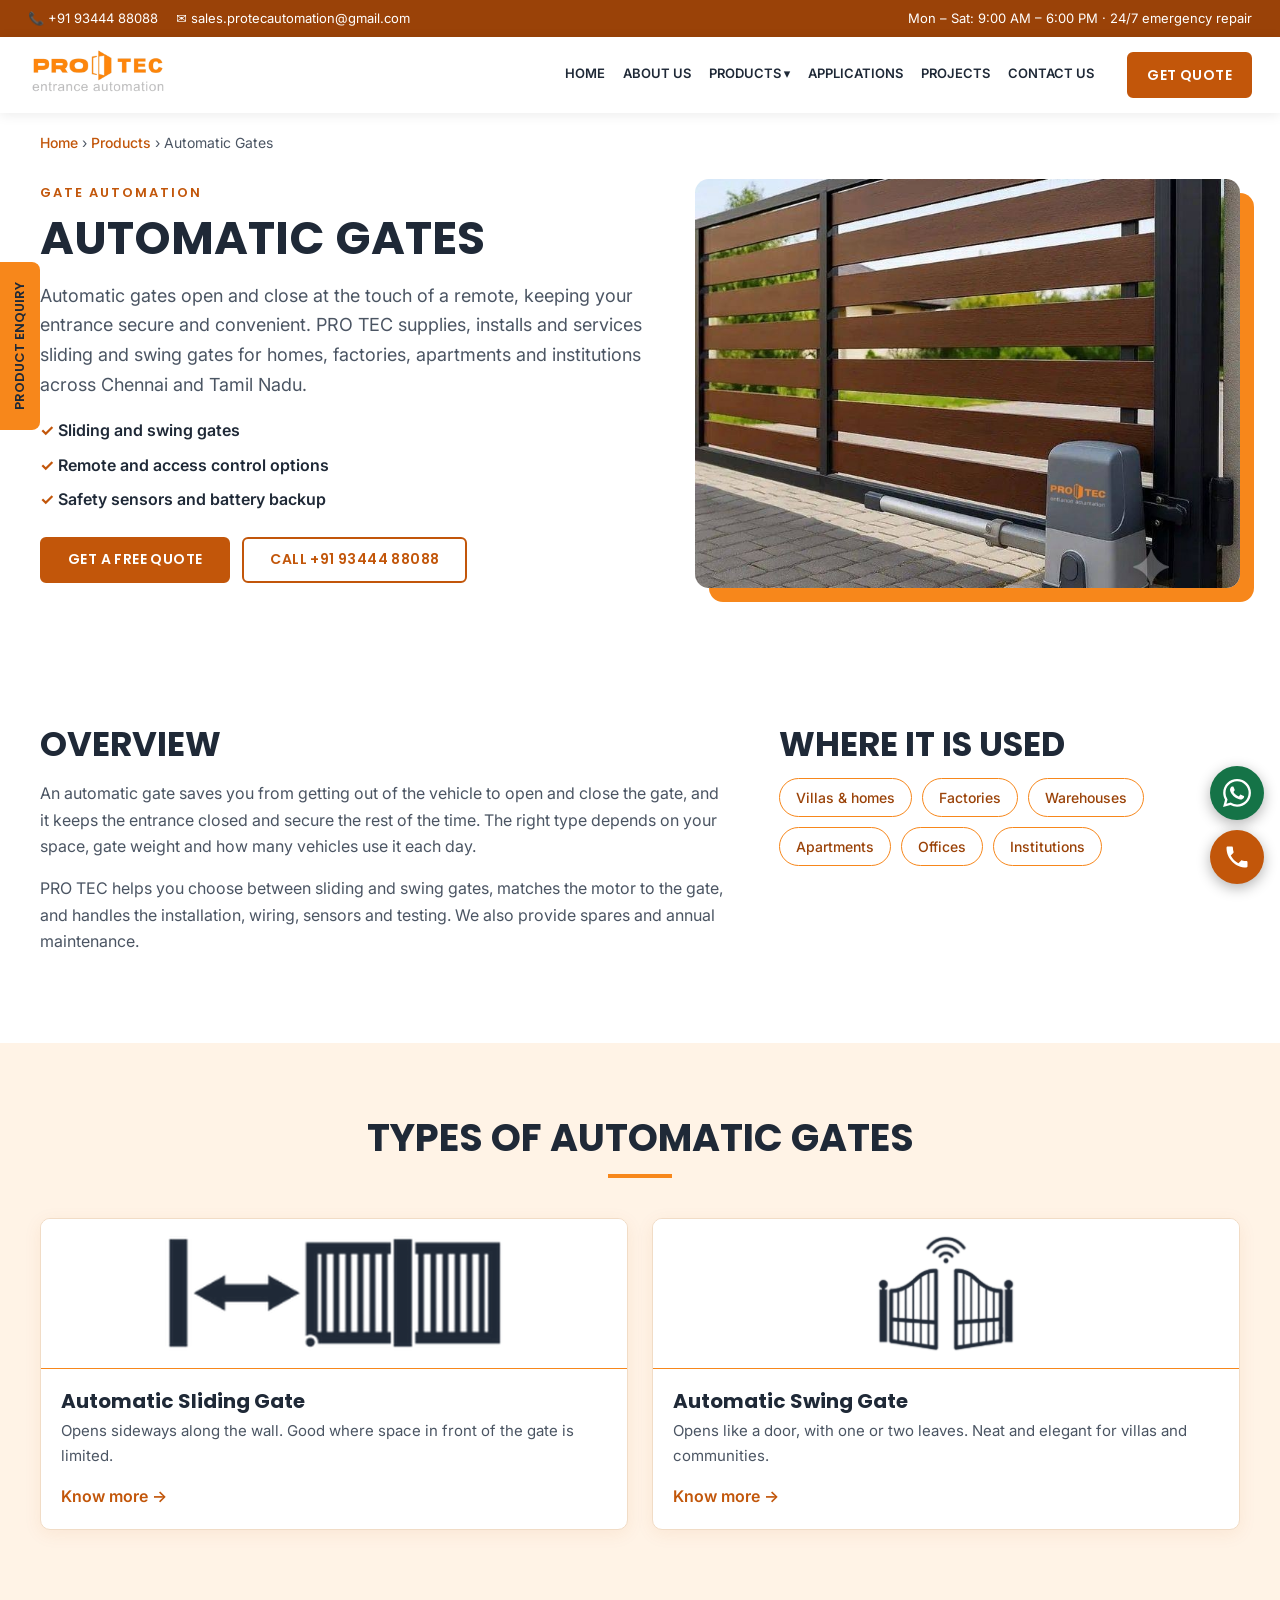
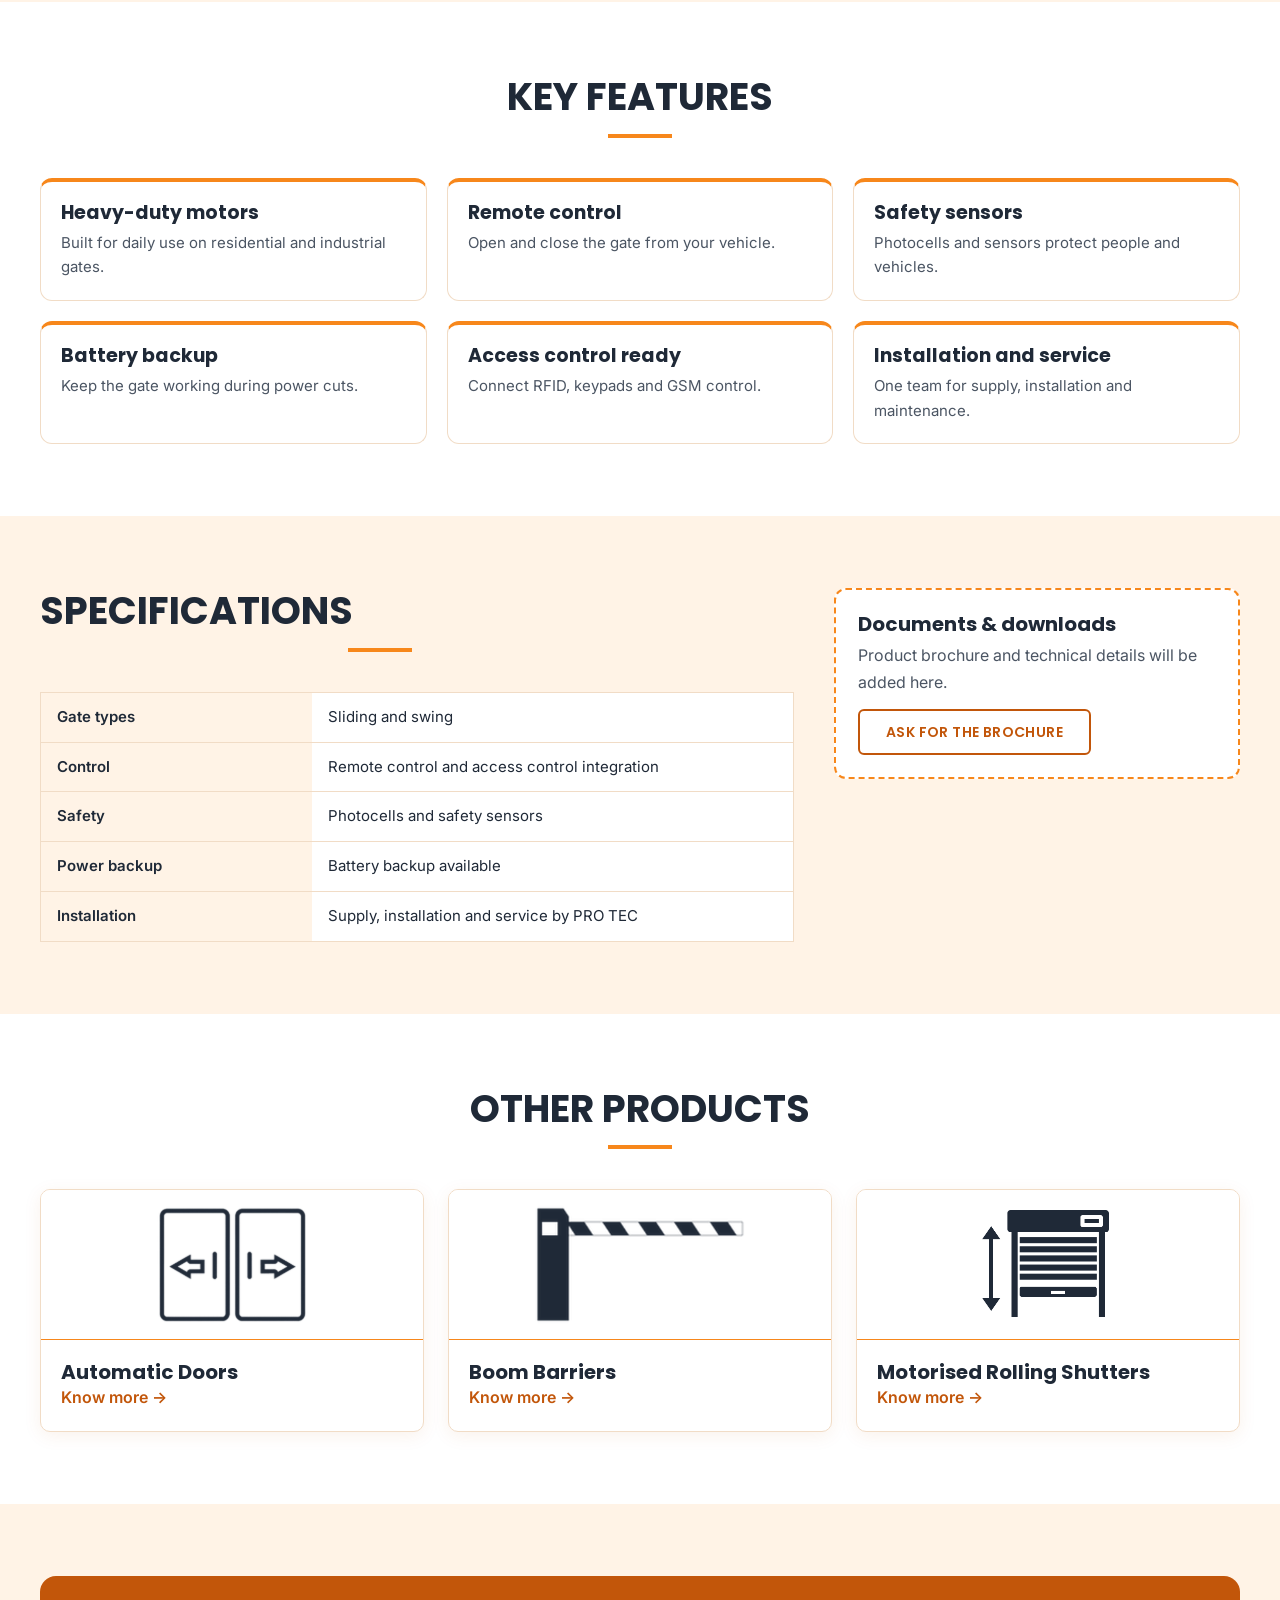
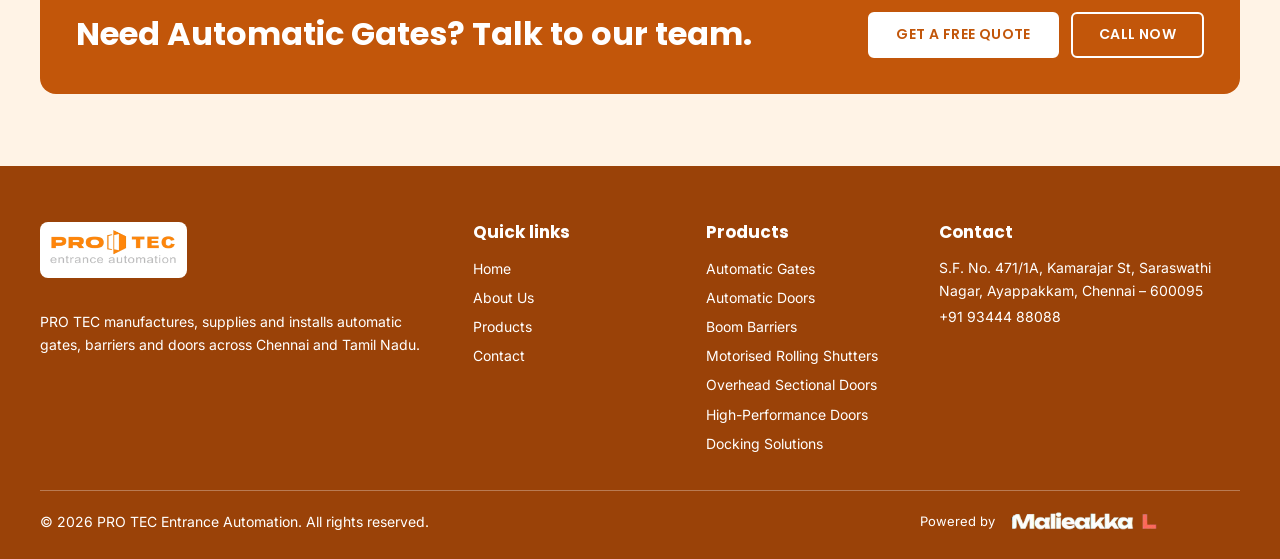
<file: pages/automatic-gates.html>
<!doctype html><html lang="en"><head><meta charset="utf-8">
<meta name="viewport" content="width=device-width, initial-scale=1">
<title>Automatic Gates in Chennai | PRO TEC</title>
<meta name="description" content="Automatic gates open and close at the touch of a remote, keeping your entrance secure and convenient. Supply, installation and service in Chennai and Tamil…">
<meta name="robots" content="index, follow, max-image-preview:large">
<link rel="canonical" href="https://protecentranceautomation.com/pages/automatic-gates.html">
<meta name="theme-color" content="#C2560A">
<meta property="og:type" content="website"><meta property="og:site_name" content="PRO TEC Entrance Automation"><meta property="og:locale" content="en_IN">
<meta property="og:title" content="Automatic Gates in Chennai | PRO TEC"><meta property="og:description" content="Automatic gates open and close at the touch of a remote, keeping your entrance secure and convenient. Supply, installation and service in Chennai and Tamil…"><meta property="og:url" content="https://protecentranceautomation.com/pages/automatic-gates.html"><meta property="og:image" content="https://protecentranceautomation.com/assets/images/products/sliding-gate-opener-chennai.jpg">
<script type="application/ld+json">{"@context": "https://schema.org", "@type": "BreadcrumbList", "itemListElement": [{"@type": "ListItem", "position": 1, "name": "Home", "item": "https://protecentranceautomation.com/"}, {"@type": "ListItem", "position": 2, "name": "Products", "item": "https://protecentranceautomation.com/#products"}, {"@type": "ListItem", "position": 3, "name": "Automatic Gates", "item": "https://protecentranceautomation.com/pages/automatic-gates.html"}]}</script>
<link href="https://fonts.googleapis.com/css2?family=Poppins:wght@500;600;700&family=Inter:wght@400;500;600&display=swap" rel="stylesheet">
<link rel="stylesheet" href="../assets/css/style.css"></head><body><div class="top"><div class="w"><div><a href="tel:+919344488088">📞 +91 93444 88088</a><a href="mailto:sales.protecautomation@gmail.com">✉ sales.protecautomation@gmail.com</a></div><div>Mon – Sat: 9:00 AM – 6:00 PM · 24/7 emergency repair</div></div></div>
<header><div class="w nav"><a href="../index.html"><img src="../assets/images/logos/protec-logo.png" alt="PRO TEC entrance automation" width="141" height="54"></a>
<button class="burger" id="bg" aria-label="Open menu">☰</button>
<nav class="menu" id="mn"><a href="../index.html">Home</a><a href="../index.html#about">About Us</a>
<div class="dd"><a href="../index.html#products">Products ▾</a><div class="sub"><a href="automatic-gates.html">Automatic Gates</a><a href="automatic-doors.html">Automatic Doors</a><a href="boom-barriers.html">Boom Barriers</a><a href="motorised-rolling-shutter.html">Motorised Rolling Shutters</a><a href="overhead-sectional-doors.html">Overhead Sectional Doors</a><a href="high-performance-doors.html">High-Performance Doors</a><a href="docking-solutions.html">Docking Solutions</a></div></div>
<a href="../index.html#applications">Applications</a><a href="../index.html#projects">Projects</a><a href="../index.html#contact">Contact Us</a></nav>
<a class="btn" href="../index.html#contact">Get Quote</a></div></header>
<main id="top"><div class="w crumb"><a href="../index.html">Home</a> › <a href="../index.html#products">Products</a> › Automatic Gates</div>
<section><div class="w pp-top"><div><div class="kick">Gate automation</div><h1>Automatic Gates</h1><p class="lead">Automatic gates open and close at the touch of a remote, keeping your entrance secure and convenient. PRO TEC supplies, installs and services sliding and swing gates for homes, factories, apartments and institutions across Chennai and Tamil Nadu.</p>
<ul class="hl"><li>Sliding and swing gates</li><li>Remote and access control options</li><li>Safety sensors and battery backup</li></ul>
<div class="row"><a class="btn" href="https://wa.me/919344488088?text=Hi%20PRO%20TEC%2C%20I%20would%20like%20a%20quote%20for%20Automatic%20Gates.">Get a free quote</a><a class="btn o" href="tel:+919344488088">Call +91 93444 88088</a></div></div><div class="pp-img"><img src="../assets/images/products/sliding-gate-opener-chennai.jpg" alt="PRO TEC automatic sliding gate opener installed on a wooden gate in Chennai" width="736" height="736" decoding="async"></div></div></section>
<section class="sec" id="overview"><div class="w two2"><div><h2>Overview</h2><p>An automatic gate saves you from getting out of the vehicle to open and close the gate, and it keeps the entrance closed and secure the rest of the time. The right type depends on your space, gate weight and how many vehicles use it each day.</p><p>PRO TEC helps you choose between sliding and swing gates, matches the motor to the gate, and handles the installation, wiring, sensors and testing. We also provide spares and annual maintenance.</p></div><div><h2>Where it is used</h2><div class="chips" style="justify-content:flex-start"><span>Villas &amp; homes</span><span>Factories</span><span>Warehouses</span><span>Apartments</span><span>Offices</span><span>Institutions</span></div></div></div></section>
<section class="sec tint" id="types"><div class="w"><div class="head"><h2>Types of automatic gates</h2></div><div class="g"><div class="pc"><a href="automatic-sliding-gate.html" aria-label="Automatic Sliding Gate"><div class="sym"><img src="../assets/images/symbols/sliding-gate-symbol.png" alt="Automatic sliding gate symbol" loading="lazy"></div></a><div class="b"><h3>Automatic Sliding Gate</h3><p>Opens sideways along the wall. Good where space in front of the gate is limited.</p><a class="more" href="automatic-sliding-gate.html">Know more →</a></div></div><div class="pc"><a href="automatic-swing-gate.html" aria-label="Automatic Swing Gate"><div class="sym"><img src="../assets/images/symbols/swing-gate-symbol.png" alt="Automatic swing gate symbol" loading="lazy"></div></a><div class="b"><h3>Automatic Swing Gate</h3><p>Opens like a door, with one or two leaves. Neat and elegant for villas and communities.</p><a class="more" href="automatic-swing-gate.html">Know more →</a></div></div></div></div></section>
<section class="sec" id="features"><div class="w"><div class="head"><h2>Key features</h2></div><div class="feat"><div><h3>Heavy-duty motors</h3><p>Built for daily use on residential and industrial gates.</p></div><div><h3>Remote control</h3><p>Open and close the gate from your vehicle.</p></div><div><h3>Safety sensors</h3><p>Photocells and sensors protect people and vehicles.</p></div><div><h3>Battery backup</h3><p>Keep the gate working during power cuts.</p></div><div><h3>Access control ready</h3><p>Connect RFID, keypads and GSM control.</p></div><div><h3>Installation and service</h3><p>One team for supply, installation and maintenance.</p></div></div></div></section>
<section class="sec tint" id="specs"><div class="w sp2"><div><div class="head" style="text-align:left;margin-left:0"><h2>Specifications</h2></div><table class="spec"><tr><th>Gate types</th><td>Sliding and swing</td></tr><tr><th>Control</th><td>Remote control and access control integration</td></tr><tr><th>Safety</th><td>Photocells and safety sensors</td></tr><tr><th>Power backup</th><td>Battery backup available</td></tr><tr><th>Installation</th><td>Supply, installation and service by PRO TEC</td></tr></table></div>
<div class="dl"><h3>Documents &amp; downloads</h3><p>Product brochure and technical details will be added here.</p><a class="btn o" href="../index.html#contact">Ask for the brochure</a></div></div></section>
<section class="sec rel"><div class="w"><div class="head"><h2>Other products</h2></div><div class="g"><div class="pc"><div class="sym"><img src="../assets/images/symbols/automatic-door-symbol.png" alt="Automatic Doors symbol" loading="lazy"></div><div class="b"><h3>Automatic Doors</h3><a class="more" href="automatic-doors.html">Know more →</a></div></div><div class="pc"><div class="sym"><img src="../assets/images/symbols/boom-barrier-symbol.png" alt="Boom Barriers symbol" loading="lazy"></div><div class="b"><h3>Boom Barriers</h3><a class="more" href="boom-barriers.html">Know more →</a></div></div><div class="pc"><div class="sym"><img src="../assets/images/symbols/motorised-rolling-shutter-symbol.png" alt="Motorised Rolling Shutters symbol" loading="lazy"></div><div class="b"><h3>Motorised Rolling Shutters</h3><a class="more" href="motorised-rolling-shutter.html">Know more →</a></div></div></div></div></section>
<section class="sec tint"><div class="w"><div class="cta"><h2>Need Automatic Gates? Talk to our team.</h2><div class="row"><a class="btn" href="https://wa.me/919344488088?text=Hi%20PRO%20TEC%2C%20I%20would%20like%20a%20quote%20for%20Automatic%20Gates.">Get a free quote</a><a class="btn o" href="tel:+919344488088">Call now</a></div></div></div></section></main>
<footer><div class="w"><div class="g"><div><img src="../assets/images/logos/protec-logo.png" alt="PRO TEC" width="147" height="56" loading="lazy" style="height:56px;background:#fff;border-radius:8px;padding:6px;margin-bottom:12px"><p>PRO TEC manufactures, supplies and installs automatic gates, barriers and doors across Chennai and Tamil Nadu.</p></div>
<div><h3>Quick links</h3><a href="../index.html">Home</a><a href="../index.html#about">About Us</a><a href="../index.html#products">Products</a><a href="../index.html#contact">Contact</a></div>
<div><h3>Products</h3><a href="automatic-gates.html">Automatic Gates</a><a href="automatic-doors.html">Automatic Doors</a><a href="boom-barriers.html">Boom Barriers</a><a href="motorised-rolling-shutter.html">Motorised Rolling Shutters</a><a href="overhead-sectional-doors.html">Overhead Sectional Doors</a><a href="high-performance-doors.html">High-Performance Doors</a><a href="docking-solutions.html">Docking Solutions</a></div>
<div><h3>Contact</h3><p>S.F. No. 471/1A, Kamarajar St, Saraswathi Nagar, Ayappakkam, Chennai – 600095<br><a href="tel:+919344488088">+91 93444 88088</a></p></div></div>
<div class="cp"><span>© 2026 PRO TEC Entrance Automation. All rights reserved.</span><span class="pw">Powered by <img src="../assets/images/logos/malieakka-logo.png" alt="Malieakka" width="157" height="26" loading="lazy" decoding="async"></span></div></div></footer>
<a class="enq" href="../index.html#contact">Product enquiry</a>
<div class="fab"><a href="https://wa.me/919344488088" style="background:#157347" aria-label="WhatsApp PRO TEC"><svg viewBox="0 0 24 24" aria-hidden="true"><path d="M17.472 14.382c-.297-.149-1.758-.867-2.03-.967-.273-.099-.471-.148-.67.15-.197.297-.767.966-.94 1.164-.173.199-.347.223-.644.075-.297-.15-1.255-.463-2.39-1.475-.883-.788-1.48-1.761-1.653-2.059-.173-.297-.018-.458.13-.606.134-.133.298-.347.446-.52.149-.174.198-.298.298-.497.099-.198.05-.371-.025-.52-.075-.149-.669-1.612-.916-2.207-.242-.579-.487-.5-.669-.51-.173-.008-.371-.01-.57-.01-.198 0-.52.074-.792.372-.272.297-1.04 1.016-1.04 2.479 0 1.462 1.065 2.875 1.213 3.074.149.198 2.096 3.2 5.077 4.487.709.306 1.262.489 1.694.625.712.227 1.36.195 1.871.118.571-.085 1.758-.719 2.006-1.413.248-.694.248-1.289.173-1.413-.074-.124-.272-.198-.57-.347m-5.421 7.403h-.004a9.87 9.87 0 01-5.031-1.378l-.361-.214-3.741.982.998-3.648-.235-.374a9.86 9.86 0 01-1.51-5.26c.001-5.45 4.436-9.884 9.888-9.884 2.64 0 5.122 1.03 6.988 2.898a9.825 9.825 0 012.893 6.994c-.003 5.45-4.437 9.884-9.885 9.884m8.413-18.297A11.815 11.815 0 0012.05 0C5.495 0 .16 5.335.157 11.892c0 2.096.547 4.142 1.588 5.945L.057 24l6.305-1.654a11.882 11.882 0 005.683 1.448h.005c6.554 0 11.89-5.335 11.893-11.893a11.821 11.821 0 00-3.48-8.413Z"/></svg></a><a href="tel:+919344488088" style="background:var(--od)" aria-label="Call PRO TEC"><svg viewBox="0 0 24 24" aria-hidden="true"><path d="M6.62 10.79c1.44 2.83 3.76 5.14 6.59 6.59l2.2-2.2c.27-.27.67-.36 1.02-.24 1.12.37 2.33.57 3.57.57.55 0 1 .45 1 1V20c0 .55-.45 1-1 1-9.39 0-17-7.61-17-17 0-.55.45-1 1-1h3.5c.55 0 1 .45 1 1 0 1.25.2 2.45.57 3.57.11.35.03.74-.25 1.02l-2.2 2.2z"/></svg></a></div>
<script src="../assets/js/site.js" defer></script></body></html>
</file>
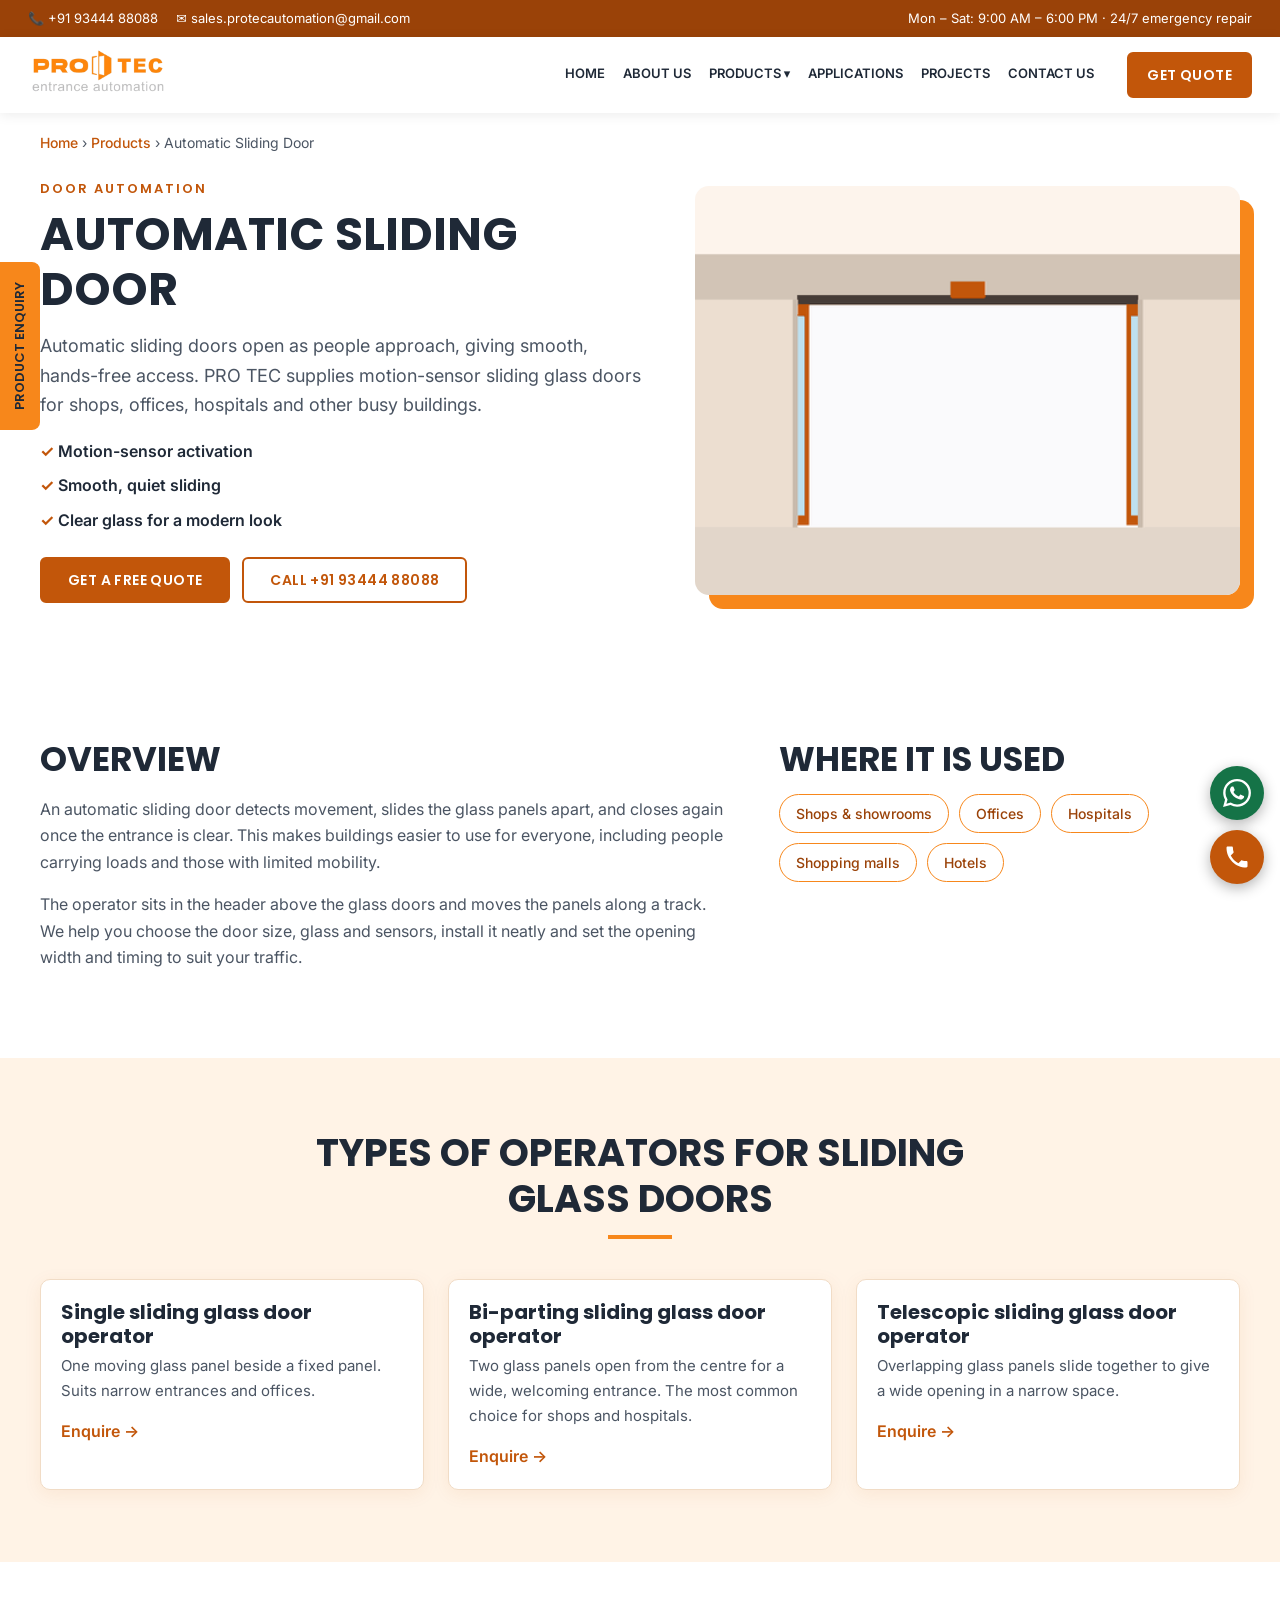
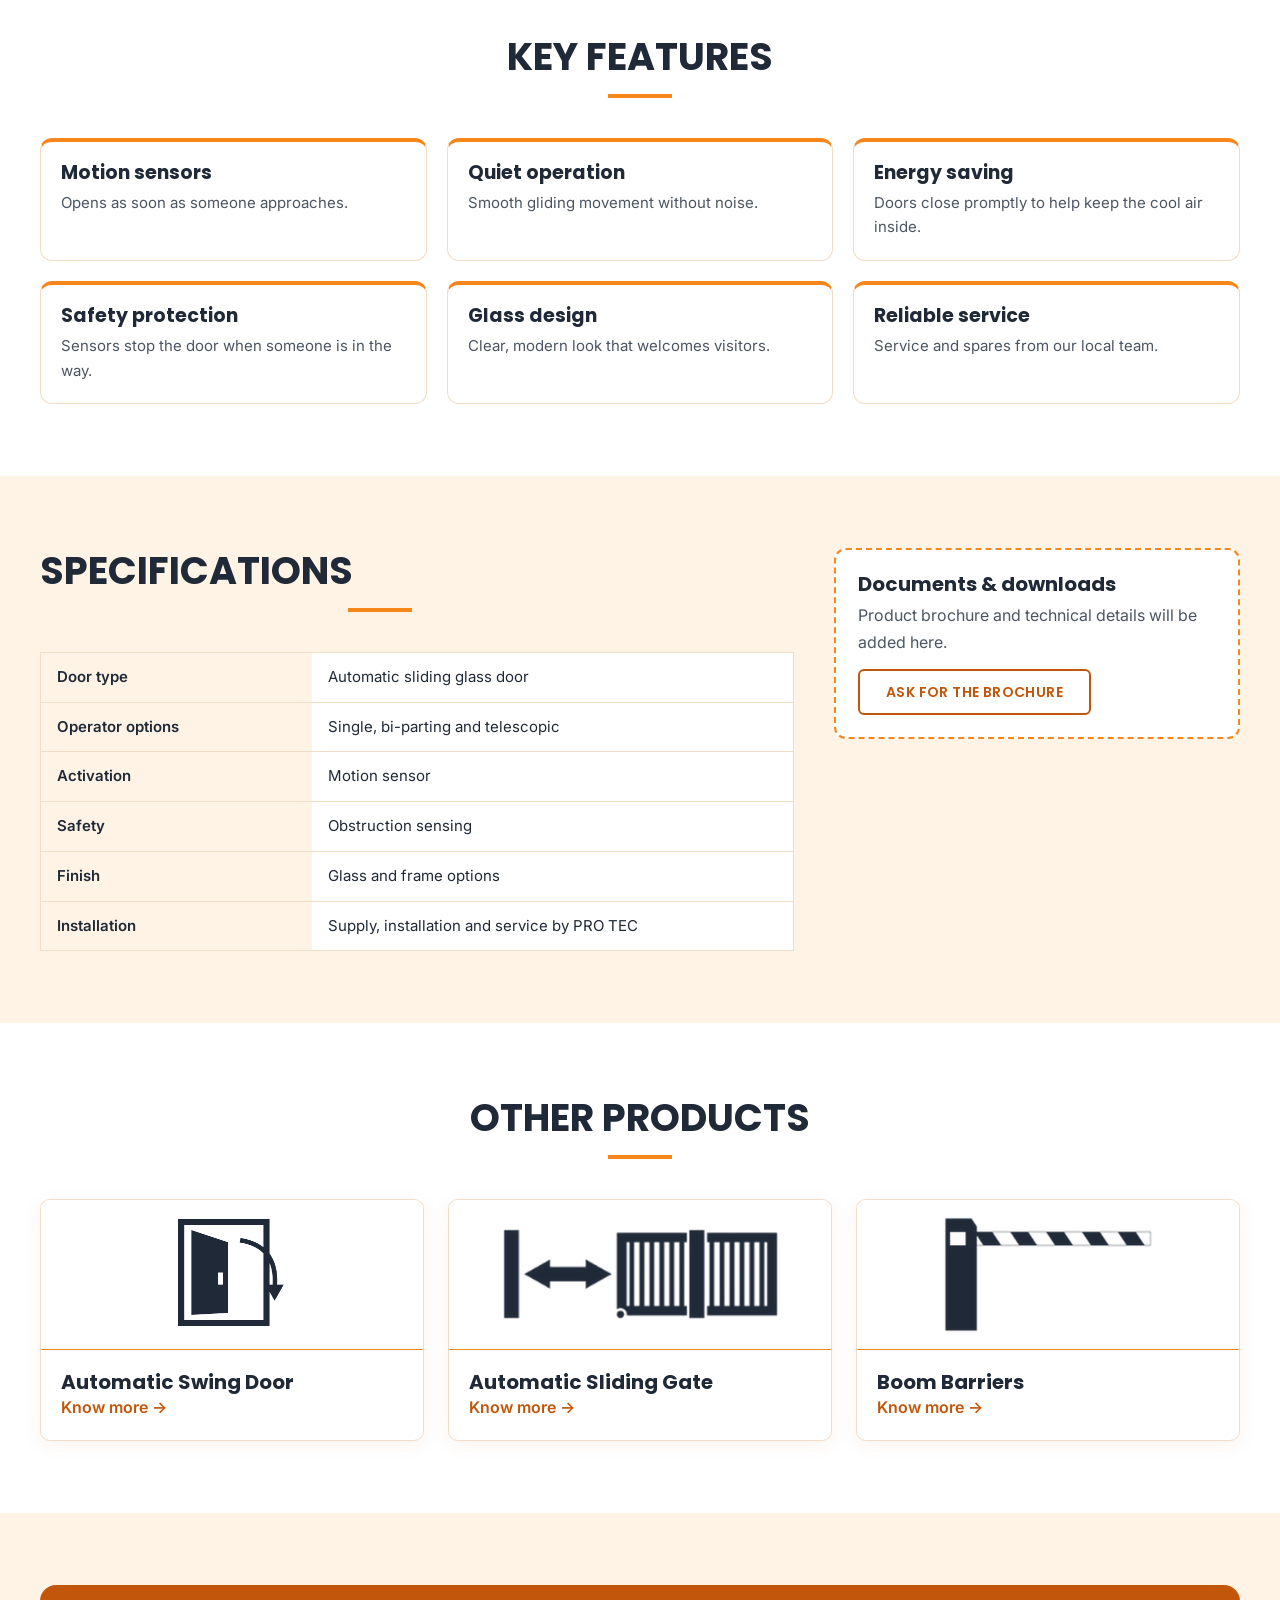
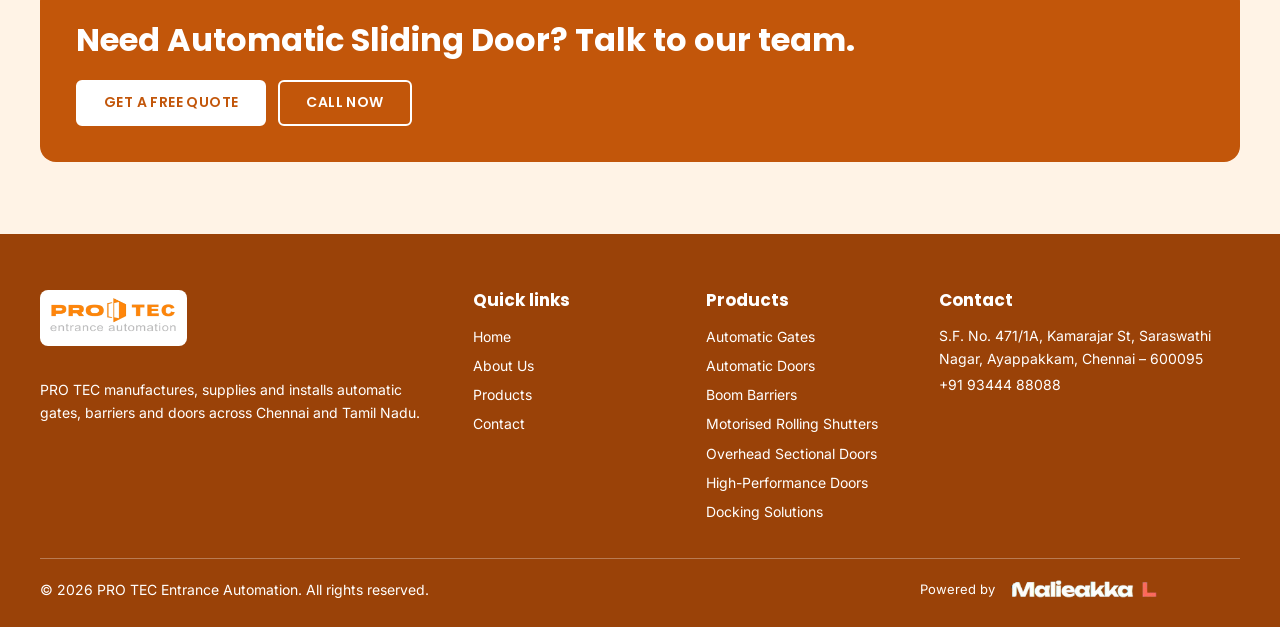
<file: pages/automatic-sliding-door.html>
<!doctype html><html lang="en"><head><meta charset="utf-8">
<meta name="viewport" content="width=device-width, initial-scale=1">
<title>Automatic Sliding Door in Chennai | PRO TEC</title>
<meta name="description" content="Automatic sliding doors open as people approach, giving smooth, hands-free access. Supply, installation and service in Chennai and Tamil Nadu by PRO TEC.">
<meta name="robots" content="index, follow, max-image-preview:large">
<link rel="canonical" href="https://protecentranceautomation.com/pages/automatic-sliding-door.html">
<meta name="theme-color" content="#C2560A">
<meta property="og:type" content="website"><meta property="og:site_name" content="PRO TEC Entrance Automation"><meta property="og:locale" content="en_IN">
<meta property="og:title" content="Automatic Sliding Door in Chennai | PRO TEC"><meta property="og:description" content="Automatic sliding doors open as people approach, giving smooth, hands-free access. Supply, installation and service in Chennai and Tamil Nadu by PRO TEC."><meta property="og:url" content="https://protecentranceautomation.com/pages/automatic-sliding-door.html">
<script type="application/ld+json">{"@context": "https://schema.org", "@type": "BreadcrumbList", "itemListElement": [{"@type": "ListItem", "position": 1, "name": "Home", "item": "https://protecentranceautomation.com/"}, {"@type": "ListItem", "position": 2, "name": "Products", "item": "https://protecentranceautomation.com/#products"}, {"@type": "ListItem", "position": 3, "name": "Automatic Sliding Door", "item": "https://protecentranceautomation.com/pages/automatic-sliding-door.html"}]}</script>
<link href="https://fonts.googleapis.com/css2?family=Poppins:wght@500;600;700&family=Inter:wght@400;500;600&display=swap" rel="stylesheet">
<link rel="stylesheet" href="../assets/css/style.css"></head><body><div class="top"><div class="w"><div><a href="tel:+919344488088">📞 +91 93444 88088</a><a href="mailto:sales.protecautomation@gmail.com">✉ sales.protecautomation@gmail.com</a></div><div>Mon – Sat: 9:00 AM – 6:00 PM · 24/7 emergency repair</div></div></div>
<header><div class="w nav"><a href="../index.html"><img src="../assets/images/logos/protec-logo.png" alt="PRO TEC entrance automation" width="141" height="54"></a>
<button class="burger" id="bg" aria-label="Open menu">☰</button>
<nav class="menu" id="mn"><a href="../index.html">Home</a><a href="../index.html#about">About Us</a>
<div class="dd"><a href="../index.html#products">Products ▾</a><div class="sub"><a href="automatic-gates.html">Automatic Gates</a><a href="automatic-doors.html">Automatic Doors</a><a href="boom-barriers.html">Boom Barriers</a><a href="motorised-rolling-shutter.html">Motorised Rolling Shutters</a><a href="overhead-sectional-doors.html">Overhead Sectional Doors</a><a href="high-performance-doors.html">High-Performance Doors</a><a href="docking-solutions.html">Docking Solutions</a></div></div>
<a href="../index.html#applications">Applications</a><a href="../index.html#projects">Projects</a><a href="../index.html#contact">Contact Us</a></nav>
<a class="btn" href="../index.html#contact">Get Quote</a></div></header>
<main id="top"><div class="w crumb"><a href="../index.html">Home</a> › <a href="../index.html#products">Products</a> › Automatic Sliding Door</div>
<section><div class="w pp-top"><div><div class="kick">Door automation</div><h1>Automatic Sliding Door</h1><p class="lead">Automatic sliding doors open as people approach, giving smooth, hands-free access. PRO TEC supplies motion-sensor sliding glass doors for shops, offices, hospitals and other busy buildings.</p>
<ul class="hl"><li>Motion-sensor activation</li><li>Smooth, quiet sliding</li><li>Clear glass for a modern look</li></ul>
<div class="row"><a class="btn" href="https://wa.me/919344488088?text=Hi%20PRO%20TEC%2C%20I%20would%20like%20a%20quote%20for%20Automatic%20Sliding%20Door.">Get a free quote</a><a class="btn o" href="tel:+919344488088">Call +91 93444 88088</a></div></div><div class="pp-img"><img src="../assets/animation/sliding-door-animation.gif" alt="Animation of an automatic sliding glass door opening and closing" width="480" height="360" decoding="async"></div></div></section>
<section class="sec" id="overview"><div class="w two2"><div><h2>Overview</h2><p>An automatic sliding door detects movement, slides the glass panels apart, and closes again once the entrance is clear. This makes buildings easier to use for everyone, including people carrying loads and those with limited mobility.</p><p>The operator sits in the header above the glass doors and moves the panels along a track. We help you choose the door size, glass and sensors, install it neatly and set the opening width and timing to suit your traffic.</p></div><div><h2>Where it is used</h2><div class="chips" style="justify-content:flex-start"><span>Shops &amp; showrooms</span><span>Offices</span><span>Hospitals</span><span>Shopping malls</span><span>Hotels</span></div></div></div></section>
<section class="sec tint" id="types"><div class="w"><div class="head"><h2>Types of operators for sliding glass doors</h2></div><div class="g"><div class="pc"><div class="b"><h3>Single sliding glass door operator</h3><p>One moving glass panel beside a fixed panel. Suits narrow entrances and offices.</p><a class="more" href="https://wa.me/919344488088?text=Hi%20PRO%20TEC%2C%20I%20would%20like%20details%20of%20Single%20sliding%20glass%20door%20operator%20%28Automatic%20Sliding%20Door%29.">Enquire →</a></div></div><div class="pc"><div class="b"><h3>Bi-parting sliding glass door operator</h3><p>Two glass panels open from the centre for a wide, welcoming entrance. The most common choice for shops and hospitals.</p><a class="more" href="https://wa.me/919344488088?text=Hi%20PRO%20TEC%2C%20I%20would%20like%20details%20of%20Bi-parting%20sliding%20glass%20door%20operator%20%28Automatic%20Sliding%20Door%29.">Enquire →</a></div></div><div class="pc"><div class="b"><h3>Telescopic sliding glass door operator</h3><p>Overlapping glass panels slide together to give a wide opening in a narrow space.</p><a class="more" href="https://wa.me/919344488088?text=Hi%20PRO%20TEC%2C%20I%20would%20like%20details%20of%20Telescopic%20sliding%20glass%20door%20operator%20%28Automatic%20Sliding%20Door%29.">Enquire →</a></div></div></div></div></section>
<section class="sec" id="features"><div class="w"><div class="head"><h2>Key features</h2></div><div class="feat"><div><h3>Motion sensors</h3><p>Opens as soon as someone approaches.</p></div><div><h3>Quiet operation</h3><p>Smooth gliding movement without noise.</p></div><div><h3>Energy saving</h3><p>Doors close promptly to help keep the cool air inside.</p></div><div><h3>Safety protection</h3><p>Sensors stop the door when someone is in the way.</p></div><div><h3>Glass design</h3><p>Clear, modern look that welcomes visitors.</p></div><div><h3>Reliable service</h3><p>Service and spares from our local team.</p></div></div></div></section>
<section class="sec tint" id="specs"><div class="w sp2"><div><div class="head" style="text-align:left;margin-left:0"><h2>Specifications</h2></div><table class="spec"><tr><th>Door type</th><td>Automatic sliding glass door</td></tr><tr><th>Operator options</th><td>Single, bi-parting and telescopic</td></tr><tr><th>Activation</th><td>Motion sensor</td></tr><tr><th>Safety</th><td>Obstruction sensing</td></tr><tr><th>Finish</th><td>Glass and frame options</td></tr><tr><th>Installation</th><td>Supply, installation and service by PRO TEC</td></tr></table></div>
<div class="dl"><h3>Documents &amp; downloads</h3><p>Product brochure and technical details will be added here.</p><a class="btn o" href="../index.html#contact">Ask for the brochure</a></div></div></section>
<section class="sec rel"><div class="w"><div class="head"><h2>Other products</h2></div><div class="g"><div class="pc"><div class="sym"><img src="../assets/images/symbols/swing-door-symbol.png" alt="Automatic Swing Door symbol" loading="lazy"></div><div class="b"><h3>Automatic Swing Door</h3><a class="more" href="automatic-swing-door.html">Know more →</a></div></div><div class="pc"><div class="sym"><img src="../assets/images/symbols/sliding-gate-symbol.png" alt="Automatic Sliding Gate symbol" loading="lazy"></div><div class="b"><h3>Automatic Sliding Gate</h3><a class="more" href="automatic-sliding-gate.html">Know more →</a></div></div><div class="pc"><div class="sym"><img src="../assets/images/symbols/boom-barrier-symbol.png" alt="Boom Barriers symbol" loading="lazy"></div><div class="b"><h3>Boom Barriers</h3><a class="more" href="boom-barriers.html">Know more →</a></div></div></div></div></section>
<section class="sec tint"><div class="w"><div class="cta"><h2>Need Automatic Sliding Door? Talk to our team.</h2><div class="row"><a class="btn" href="https://wa.me/919344488088?text=Hi%20PRO%20TEC%2C%20I%20would%20like%20a%20quote%20for%20Automatic%20Sliding%20Door.">Get a free quote</a><a class="btn o" href="tel:+919344488088">Call now</a></div></div></div></section></main>
<footer><div class="w"><div class="g"><div><img src="../assets/images/logos/protec-logo.png" alt="PRO TEC" width="147" height="56" loading="lazy" style="height:56px;background:#fff;border-radius:8px;padding:6px;margin-bottom:12px"><p>PRO TEC manufactures, supplies and installs automatic gates, barriers and doors across Chennai and Tamil Nadu.</p></div>
<div><h3>Quick links</h3><a href="../index.html">Home</a><a href="../index.html#about">About Us</a><a href="../index.html#products">Products</a><a href="../index.html#contact">Contact</a></div>
<div><h3>Products</h3><a href="automatic-gates.html">Automatic Gates</a><a href="automatic-doors.html">Automatic Doors</a><a href="boom-barriers.html">Boom Barriers</a><a href="motorised-rolling-shutter.html">Motorised Rolling Shutters</a><a href="overhead-sectional-doors.html">Overhead Sectional Doors</a><a href="high-performance-doors.html">High-Performance Doors</a><a href="docking-solutions.html">Docking Solutions</a></div>
<div><h3>Contact</h3><p>S.F. No. 471/1A, Kamarajar St, Saraswathi Nagar, Ayappakkam, Chennai – 600095<br><a href="tel:+919344488088">+91 93444 88088</a></p></div></div>
<div class="cp"><span>© 2026 PRO TEC Entrance Automation. All rights reserved.</span><span class="pw">Powered by <img src="../assets/images/logos/malieakka-logo.png" alt="Malieakka" width="157" height="26" loading="lazy" decoding="async"></span></div></div></footer>
<a class="enq" href="../index.html#contact">Product enquiry</a>
<div class="fab"><a href="https://wa.me/919344488088" style="background:#157347" aria-label="WhatsApp PRO TEC"><svg viewBox="0 0 24 24" aria-hidden="true"><path d="M17.472 14.382c-.297-.149-1.758-.867-2.03-.967-.273-.099-.471-.148-.67.15-.197.297-.767.966-.94 1.164-.173.199-.347.223-.644.075-.297-.15-1.255-.463-2.39-1.475-.883-.788-1.48-1.761-1.653-2.059-.173-.297-.018-.458.13-.606.134-.133.298-.347.446-.52.149-.174.198-.298.298-.497.099-.198.05-.371-.025-.52-.075-.149-.669-1.612-.916-2.207-.242-.579-.487-.5-.669-.51-.173-.008-.371-.01-.57-.01-.198 0-.52.074-.792.372-.272.297-1.04 1.016-1.04 2.479 0 1.462 1.065 2.875 1.213 3.074.149.198 2.096 3.2 5.077 4.487.709.306 1.262.489 1.694.625.712.227 1.36.195 1.871.118.571-.085 1.758-.719 2.006-1.413.248-.694.248-1.289.173-1.413-.074-.124-.272-.198-.57-.347m-5.421 7.403h-.004a9.87 9.87 0 01-5.031-1.378l-.361-.214-3.741.982.998-3.648-.235-.374a9.86 9.86 0 01-1.51-5.26c.001-5.45 4.436-9.884 9.888-9.884 2.64 0 5.122 1.03 6.988 2.898a9.825 9.825 0 012.893 6.994c-.003 5.45-4.437 9.884-9.885 9.884m8.413-18.297A11.815 11.815 0 0012.05 0C5.495 0 .16 5.335.157 11.892c0 2.096.547 4.142 1.588 5.945L.057 24l6.305-1.654a11.882 11.882 0 005.683 1.448h.005c6.554 0 11.89-5.335 11.893-11.893a11.821 11.821 0 00-3.48-8.413Z"/></svg></a><a href="tel:+919344488088" style="background:var(--od)" aria-label="Call PRO TEC"><svg viewBox="0 0 24 24" aria-hidden="true"><path d="M6.62 10.79c1.44 2.83 3.76 5.14 6.59 6.59l2.2-2.2c.27-.27.67-.36 1.02-.24 1.12.37 2.33.57 3.57.57.55 0 1 .45 1 1V20c0 .55-.45 1-1 1-9.39 0-17-7.61-17-17 0-.55.45-1 1-1h3.5c.55 0 1 .45 1 1 0 1.25.2 2.45.57 3.57.11.35.03.74-.25 1.02l-2.2 2.2z"/></svg></a></div>
<script src="../assets/js/site.js" defer></script></body></html>
</file>
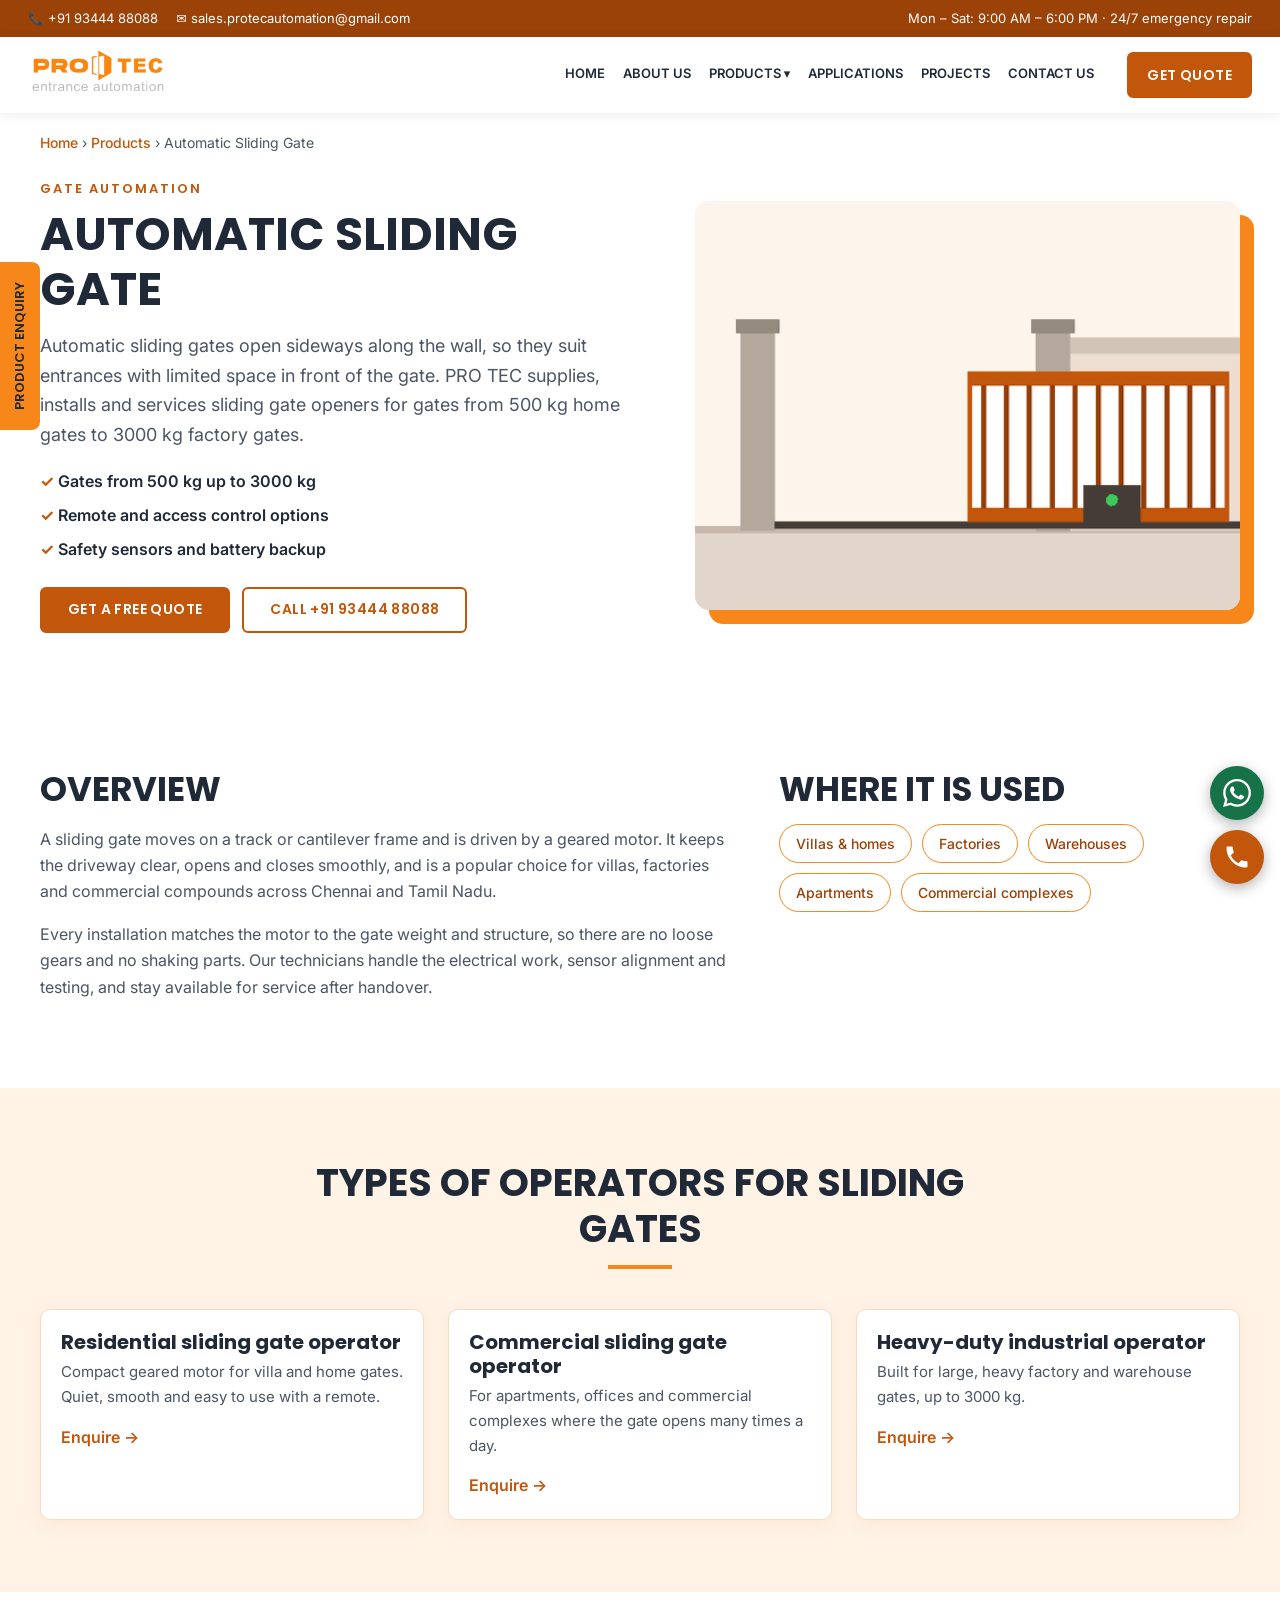
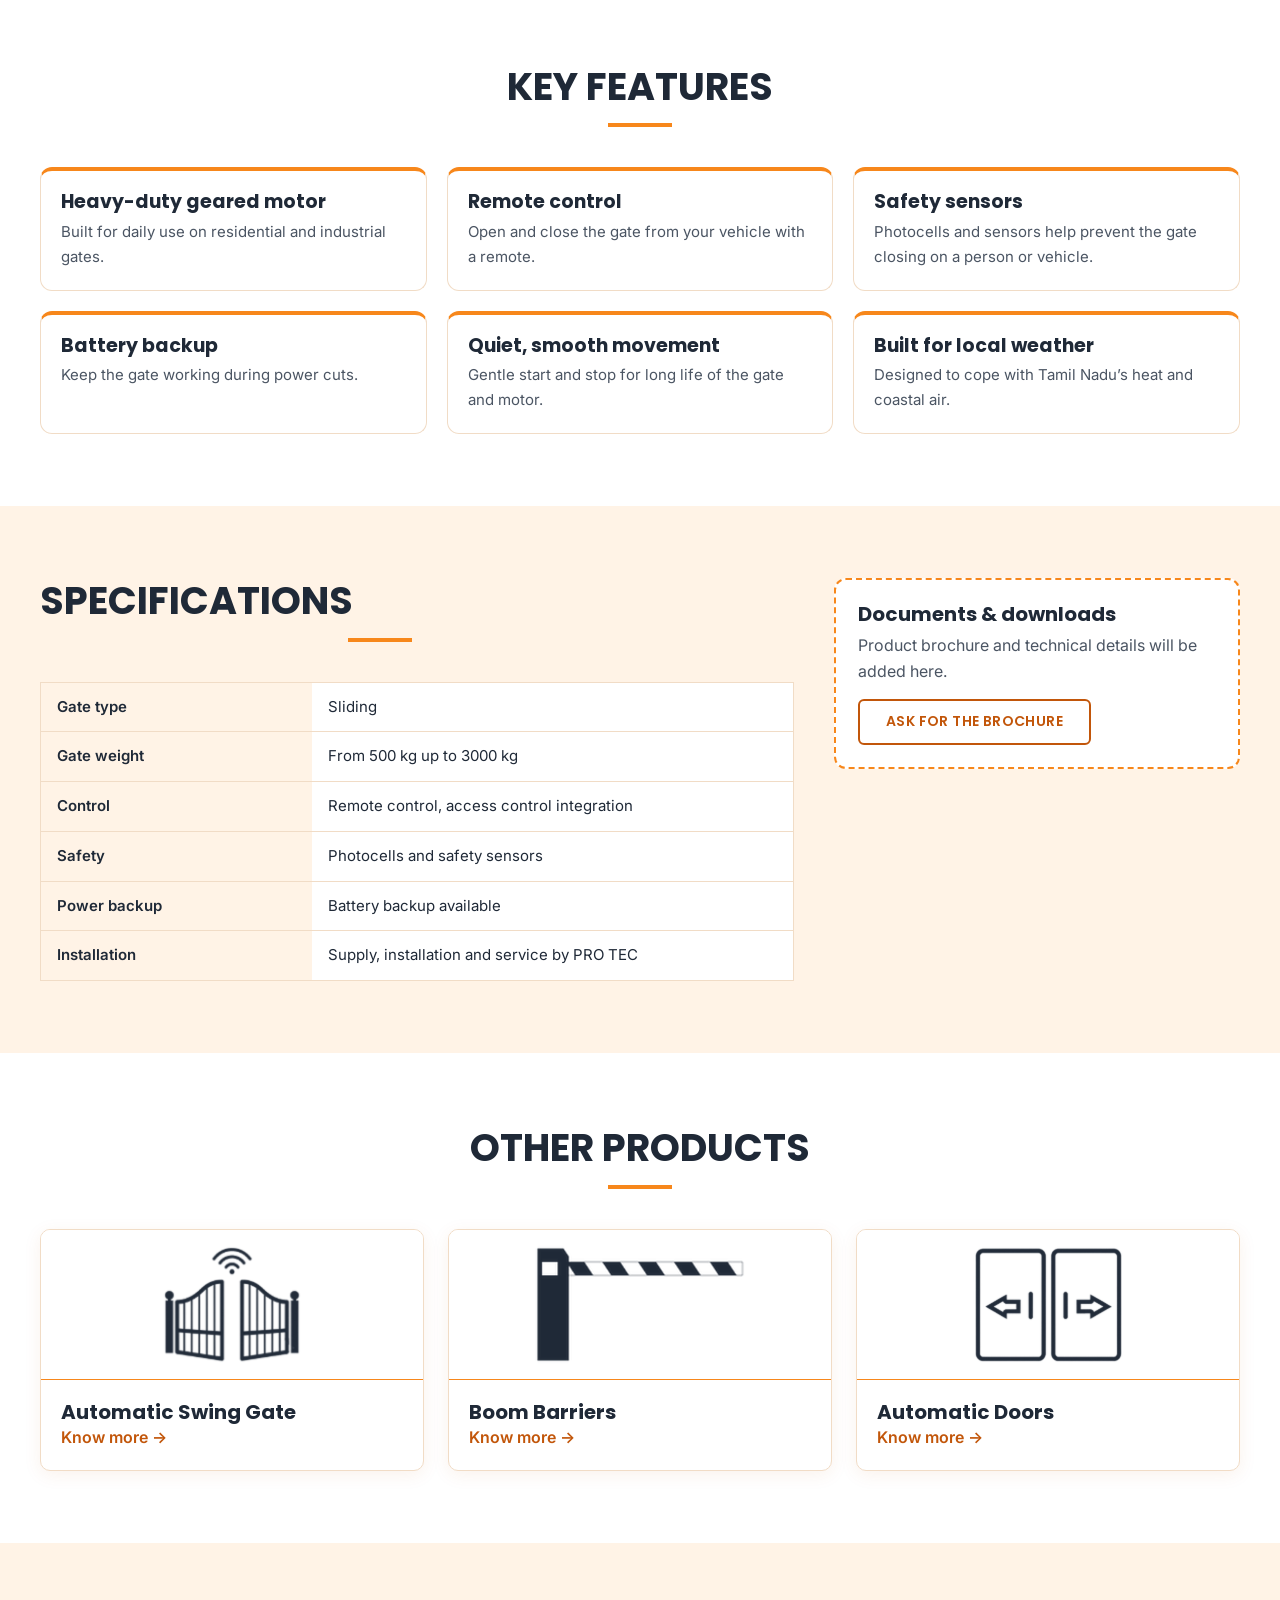
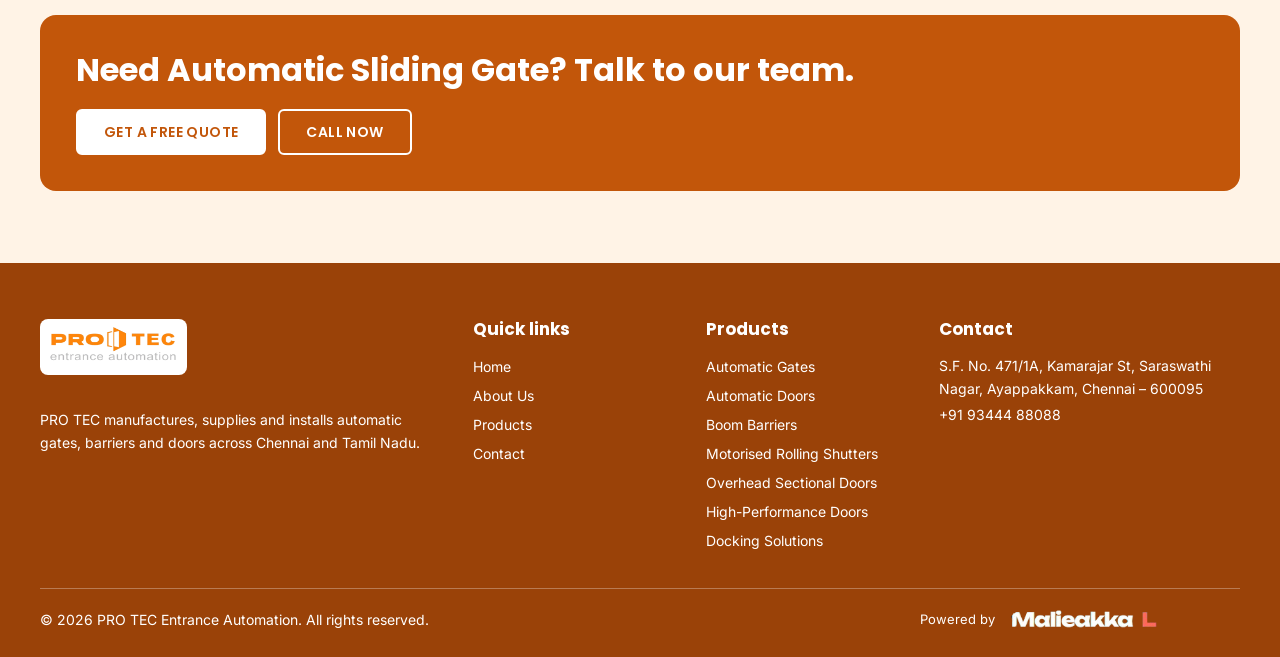
<file: pages/automatic-sliding-gate.html>
<!doctype html><html lang="en"><head><meta charset="utf-8">
<meta name="viewport" content="width=device-width, initial-scale=1">
<title>Automatic Sliding Gate in Chennai | PRO TEC</title>
<meta name="description" content="Automatic sliding gates open sideways along the wall, so they suit entrances with limited space in front of the gate. Supply, installation and service in…">
<meta name="robots" content="index, follow, max-image-preview:large">
<link rel="canonical" href="https://protecentranceautomation.com/pages/automatic-sliding-gate.html">
<meta name="theme-color" content="#C2560A">
<meta property="og:type" content="website"><meta property="og:site_name" content="PRO TEC Entrance Automation"><meta property="og:locale" content="en_IN">
<meta property="og:title" content="Automatic Sliding Gate in Chennai | PRO TEC"><meta property="og:description" content="Automatic sliding gates open sideways along the wall, so they suit entrances with limited space in front of the gate. Supply, installation and service in…"><meta property="og:url" content="https://protecentranceautomation.com/pages/automatic-sliding-gate.html"><meta property="og:image" content="https://protecentranceautomation.com/assets/images/products/sliding-gate-opener-chennai.jpg">
<script type="application/ld+json">{"@context": "https://schema.org", "@type": "BreadcrumbList", "itemListElement": [{"@type": "ListItem", "position": 1, "name": "Home", "item": "https://protecentranceautomation.com/"}, {"@type": "ListItem", "position": 2, "name": "Products", "item": "https://protecentranceautomation.com/#products"}, {"@type": "ListItem", "position": 3, "name": "Automatic Sliding Gate", "item": "https://protecentranceautomation.com/pages/automatic-sliding-gate.html"}]}</script>
<link href="https://fonts.googleapis.com/css2?family=Poppins:wght@500;600;700&family=Inter:wght@400;500;600&display=swap" rel="stylesheet">
<link rel="stylesheet" href="../assets/css/style.css"></head><body><div class="top"><div class="w"><div><a href="tel:+919344488088">📞 +91 93444 88088</a><a href="mailto:sales.protecautomation@gmail.com">✉ sales.protecautomation@gmail.com</a></div><div>Mon – Sat: 9:00 AM – 6:00 PM · 24/7 emergency repair</div></div></div>
<header><div class="w nav"><a href="../index.html"><img src="../assets/images/logos/protec-logo.png" alt="PRO TEC entrance automation" width="141" height="54"></a>
<button class="burger" id="bg" aria-label="Open menu">☰</button>
<nav class="menu" id="mn"><a href="../index.html">Home</a><a href="../index.html#about">About Us</a>
<div class="dd"><a href="../index.html#products">Products ▾</a><div class="sub"><a href="automatic-gates.html">Automatic Gates</a><a href="automatic-doors.html">Automatic Doors</a><a href="boom-barriers.html">Boom Barriers</a><a href="motorised-rolling-shutter.html">Motorised Rolling Shutters</a><a href="overhead-sectional-doors.html">Overhead Sectional Doors</a><a href="high-performance-doors.html">High-Performance Doors</a><a href="docking-solutions.html">Docking Solutions</a></div></div>
<a href="../index.html#applications">Applications</a><a href="../index.html#projects">Projects</a><a href="../index.html#contact">Contact Us</a></nav>
<a class="btn" href="../index.html#contact">Get Quote</a></div></header>
<main id="top"><div class="w crumb"><a href="../index.html">Home</a> › <a href="../index.html#products">Products</a> › Automatic Sliding Gate</div>
<section><div class="w pp-top"><div><div class="kick">Gate automation</div><h1>Automatic Sliding Gate</h1><p class="lead">Automatic sliding gates open sideways along the wall, so they suit entrances with limited space in front of the gate. PRO TEC supplies, installs and services sliding gate openers for gates from 500 kg home gates to 3000 kg factory gates.</p>
<ul class="hl"><li>Gates from 500 kg up to 3000 kg</li><li>Remote and access control options</li><li>Safety sensors and battery backup</li></ul>
<div class="row"><a class="btn" href="https://wa.me/919344488088?text=Hi%20PRO%20TEC%2C%20I%20would%20like%20a%20quote%20for%20Automatic%20Sliding%20Gate.">Get a free quote</a><a class="btn o" href="tel:+919344488088">Call +91 93444 88088</a></div></div><div class="pp-img"><img src="../assets/animation/sliding-gate-animation.gif" alt="Animation of an automatic sliding gate opening and closing" width="480" height="360" decoding="async"></div></div></section>
<section class="sec" id="overview"><div class="w two2"><div><h2>Overview</h2><p>A sliding gate moves on a track or cantilever frame and is driven by a geared motor. It keeps the driveway clear, opens and closes smoothly, and is a popular choice for villas, factories and commercial compounds across Chennai and Tamil Nadu.</p><p>Every installation matches the motor to the gate weight and structure, so there are no loose gears and no shaking parts. Our technicians handle the electrical work, sensor alignment and testing, and stay available for service after handover.</p></div><div><h2>Where it is used</h2><div class="chips" style="justify-content:flex-start"><span>Villas &amp; homes</span><span>Factories</span><span>Warehouses</span><span>Apartments</span><span>Commercial complexes</span></div></div></div></section>
<section class="sec tint" id="types"><div class="w"><div class="head"><h2>Types of operators for sliding gates</h2></div><div class="g"><div class="pc"><div class="b"><h3>Residential sliding gate operator</h3><p>Compact geared motor for villa and home gates. Quiet, smooth and easy to use with a remote.</p><a class="more" href="https://wa.me/919344488088?text=Hi%20PRO%20TEC%2C%20I%20would%20like%20details%20of%20Residential%20sliding%20gate%20operators%20%28Automatic%20Sliding%20Gate%29.">Enquire →</a></div></div><div class="pc"><div class="b"><h3>Commercial sliding gate operator</h3><p>For apartments, offices and commercial complexes where the gate opens many times a day.</p><a class="more" href="https://wa.me/919344488088?text=Hi%20PRO%20TEC%2C%20I%20would%20like%20details%20of%20Commercial%20sliding%20gate%20operators%20%28Automatic%20Sliding%20Gate%29.">Enquire →</a></div></div><div class="pc"><div class="b"><h3>Heavy-duty industrial operator</h3><p>Built for large, heavy factory and warehouse gates, up to 3000 kg.</p><a class="more" href="https://wa.me/919344488088?text=Hi%20PRO%20TEC%2C%20I%20would%20like%20details%20of%20Heavy-duty%20sliding%20gate%20operators%20%28Automatic%20Sliding%20Gate%29.">Enquire →</a></div></div></div></div></section>
<section class="sec" id="features"><div class="w"><div class="head"><h2>Key features</h2></div><div class="feat"><div><h3>Heavy-duty geared motor</h3><p>Built for daily use on residential and industrial gates.</p></div><div><h3>Remote control</h3><p>Open and close the gate from your vehicle with a remote.</p></div><div><h3>Safety sensors</h3><p>Photocells and sensors help prevent the gate closing on a person or vehicle.</p></div><div><h3>Battery backup</h3><p>Keep the gate working during power cuts.</p></div><div><h3>Quiet, smooth movement</h3><p>Gentle start and stop for long life of the gate and motor.</p></div><div><h3>Built for local weather</h3><p>Designed to cope with Tamil Nadu’s heat and coastal air.</p></div></div></div></section>
<section class="sec tint" id="specs"><div class="w sp2"><div><div class="head" style="text-align:left;margin-left:0"><h2>Specifications</h2></div><table class="spec"><tr><th>Gate type</th><td>Sliding</td></tr><tr><th>Gate weight</th><td>From 500 kg up to 3000 kg</td></tr><tr><th>Control</th><td>Remote control, access control integration</td></tr><tr><th>Safety</th><td>Photocells and safety sensors</td></tr><tr><th>Power backup</th><td>Battery backup available</td></tr><tr><th>Installation</th><td>Supply, installation and service by PRO TEC</td></tr></table></div>
<div class="dl"><h3>Documents &amp; downloads</h3><p>Product brochure and technical details will be added here.</p><a class="btn o" href="../index.html#contact">Ask for the brochure</a></div></div></section>
<section class="sec rel"><div class="w"><div class="head"><h2>Other products</h2></div><div class="g"><div class="pc"><div class="sym"><img src="../assets/images/symbols/swing-gate-symbol.png" alt="Automatic Swing Gate symbol" loading="lazy"></div><div class="b"><h3>Automatic Swing Gate</h3><a class="more" href="automatic-swing-gate.html">Know more →</a></div></div><div class="pc"><div class="sym"><img src="../assets/images/symbols/boom-barrier-symbol.png" alt="Boom Barriers symbol" loading="lazy"></div><div class="b"><h3>Boom Barriers</h3><a class="more" href="boom-barriers.html">Know more →</a></div></div><div class="pc"><div class="sym"><img src="../assets/images/symbols/automatic-door-symbol.png" alt="Automatic Doors symbol" loading="lazy"></div><div class="b"><h3>Automatic Doors</h3><a class="more" href="automatic-doors.html">Know more →</a></div></div></div></div></section>
<section class="sec tint"><div class="w"><div class="cta"><h2>Need Automatic Sliding Gate? Talk to our team.</h2><div class="row"><a class="btn" href="https://wa.me/919344488088?text=Hi%20PRO%20TEC%2C%20I%20would%20like%20a%20quote%20for%20Automatic%20Sliding%20Gate.">Get a free quote</a><a class="btn o" href="tel:+919344488088">Call now</a></div></div></div></section></main>
<footer><div class="w"><div class="g"><div><img src="../assets/images/logos/protec-logo.png" alt="PRO TEC" width="147" height="56" loading="lazy" style="height:56px;background:#fff;border-radius:8px;padding:6px;margin-bottom:12px"><p>PRO TEC manufactures, supplies and installs automatic gates, barriers and doors across Chennai and Tamil Nadu.</p></div>
<div><h3>Quick links</h3><a href="../index.html">Home</a><a href="../index.html#about">About Us</a><a href="../index.html#products">Products</a><a href="../index.html#contact">Contact</a></div>
<div><h3>Products</h3><a href="automatic-gates.html">Automatic Gates</a><a href="automatic-doors.html">Automatic Doors</a><a href="boom-barriers.html">Boom Barriers</a><a href="motorised-rolling-shutter.html">Motorised Rolling Shutters</a><a href="overhead-sectional-doors.html">Overhead Sectional Doors</a><a href="high-performance-doors.html">High-Performance Doors</a><a href="docking-solutions.html">Docking Solutions</a></div>
<div><h3>Contact</h3><p>S.F. No. 471/1A, Kamarajar St, Saraswathi Nagar, Ayappakkam, Chennai – 600095<br><a href="tel:+919344488088">+91 93444 88088</a></p></div></div>
<div class="cp"><span>© 2026 PRO TEC Entrance Automation. All rights reserved.</span><span class="pw">Powered by <img src="../assets/images/logos/malieakka-logo.png" alt="Malieakka" width="157" height="26" loading="lazy" decoding="async"></span></div></div></footer>
<a class="enq" href="../index.html#contact">Product enquiry</a>
<div class="fab"><a href="https://wa.me/919344488088" style="background:#157347" aria-label="WhatsApp PRO TEC"><svg viewBox="0 0 24 24" aria-hidden="true"><path d="M17.472 14.382c-.297-.149-1.758-.867-2.03-.967-.273-.099-.471-.148-.67.15-.197.297-.767.966-.94 1.164-.173.199-.347.223-.644.075-.297-.15-1.255-.463-2.39-1.475-.883-.788-1.48-1.761-1.653-2.059-.173-.297-.018-.458.13-.606.134-.133.298-.347.446-.52.149-.174.198-.298.298-.497.099-.198.05-.371-.025-.52-.075-.149-.669-1.612-.916-2.207-.242-.579-.487-.5-.669-.51-.173-.008-.371-.01-.57-.01-.198 0-.52.074-.792.372-.272.297-1.04 1.016-1.04 2.479 0 1.462 1.065 2.875 1.213 3.074.149.198 2.096 3.2 5.077 4.487.709.306 1.262.489 1.694.625.712.227 1.36.195 1.871.118.571-.085 1.758-.719 2.006-1.413.248-.694.248-1.289.173-1.413-.074-.124-.272-.198-.57-.347m-5.421 7.403h-.004a9.87 9.87 0 01-5.031-1.378l-.361-.214-3.741.982.998-3.648-.235-.374a9.86 9.86 0 01-1.51-5.26c.001-5.45 4.436-9.884 9.888-9.884 2.64 0 5.122 1.03 6.988 2.898a9.825 9.825 0 012.893 6.994c-.003 5.45-4.437 9.884-9.885 9.884m8.413-18.297A11.815 11.815 0 0012.05 0C5.495 0 .16 5.335.157 11.892c0 2.096.547 4.142 1.588 5.945L.057 24l6.305-1.654a11.882 11.882 0 005.683 1.448h.005c6.554 0 11.89-5.335 11.893-11.893a11.821 11.821 0 00-3.48-8.413Z"/></svg></a><a href="tel:+919344488088" style="background:var(--od)" aria-label="Call PRO TEC"><svg viewBox="0 0 24 24" aria-hidden="true"><path d="M6.62 10.79c1.44 2.83 3.76 5.14 6.59 6.59l2.2-2.2c.27-.27.67-.36 1.02-.24 1.12.37 2.33.57 3.57.57.55 0 1 .45 1 1V20c0 .55-.45 1-1 1-9.39 0-17-7.61-17-17 0-.55.45-1 1-1h3.5c.55 0 1 .45 1 1 0 1.25.2 2.45.57 3.57.11.35.03.74-.25 1.02l-2.2 2.2z"/></svg></a></div>
<script src="../assets/js/site.js" defer></script></body></html>
</file>
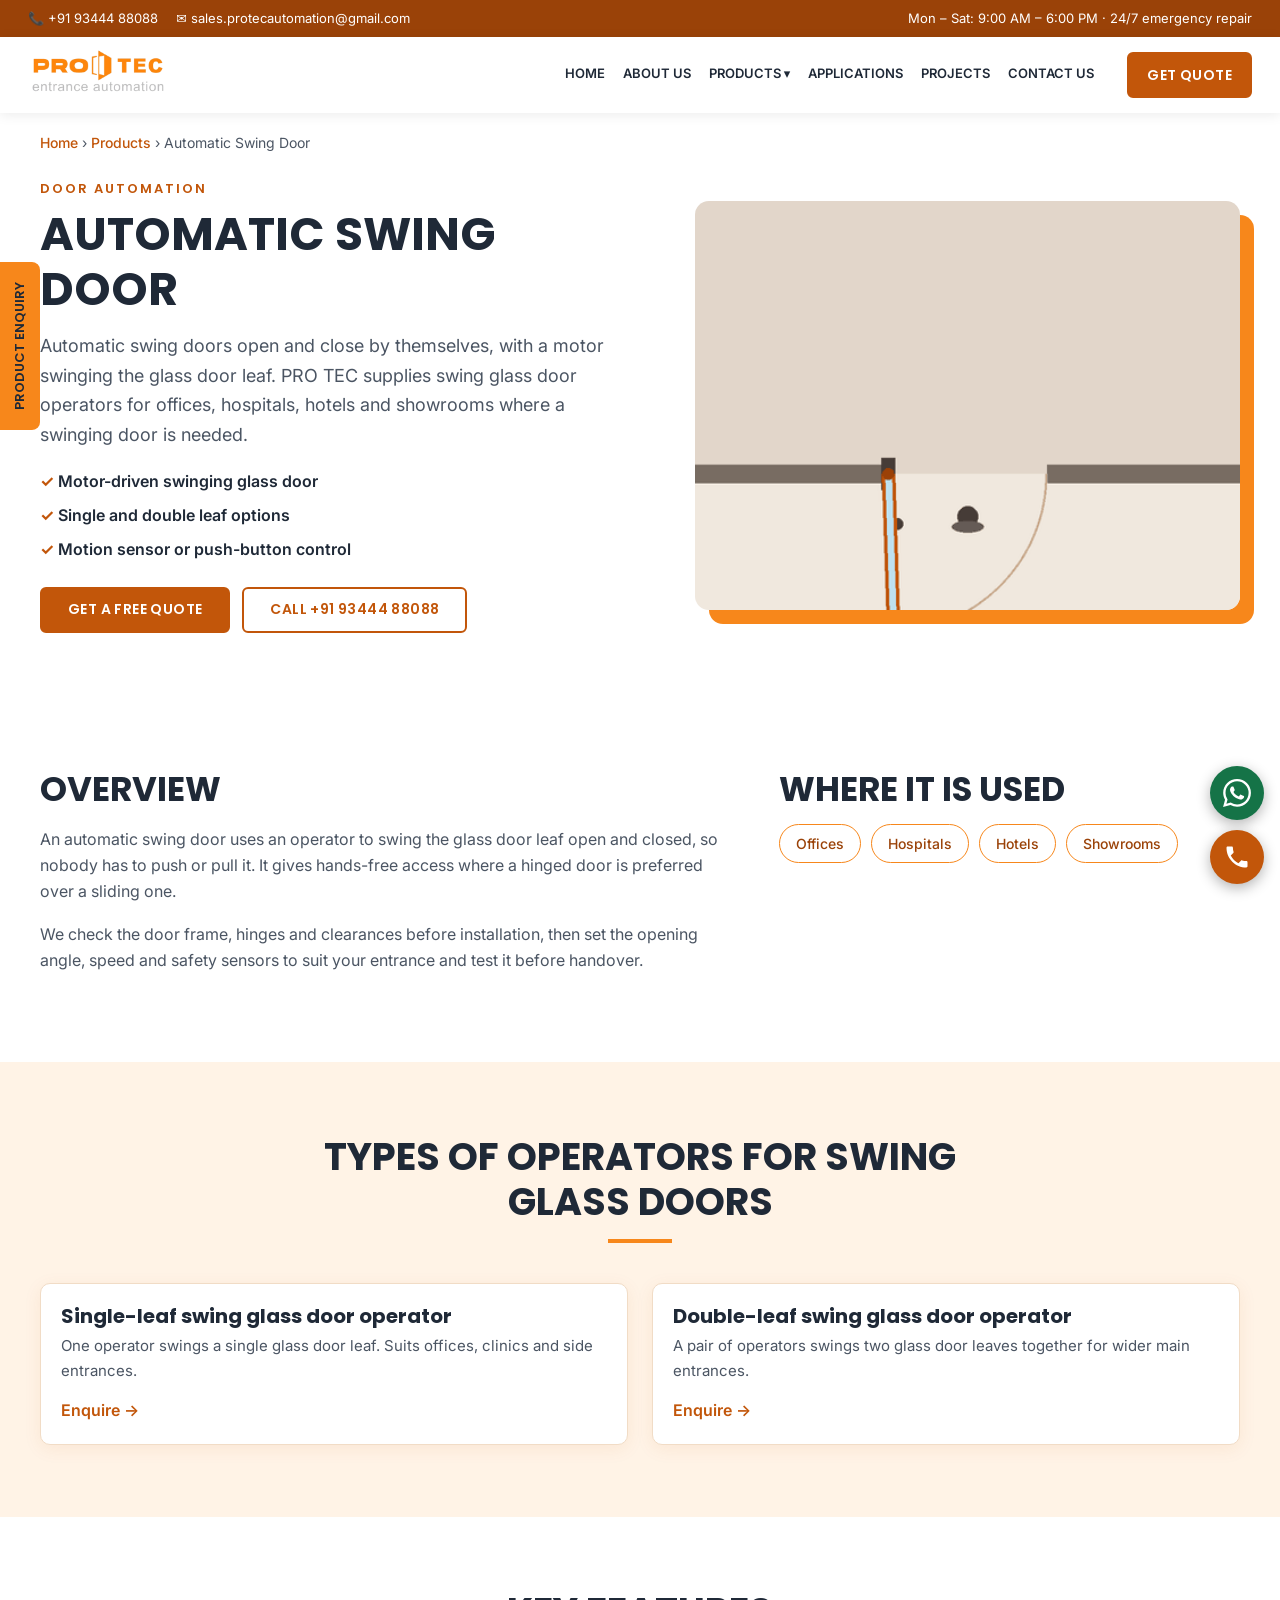
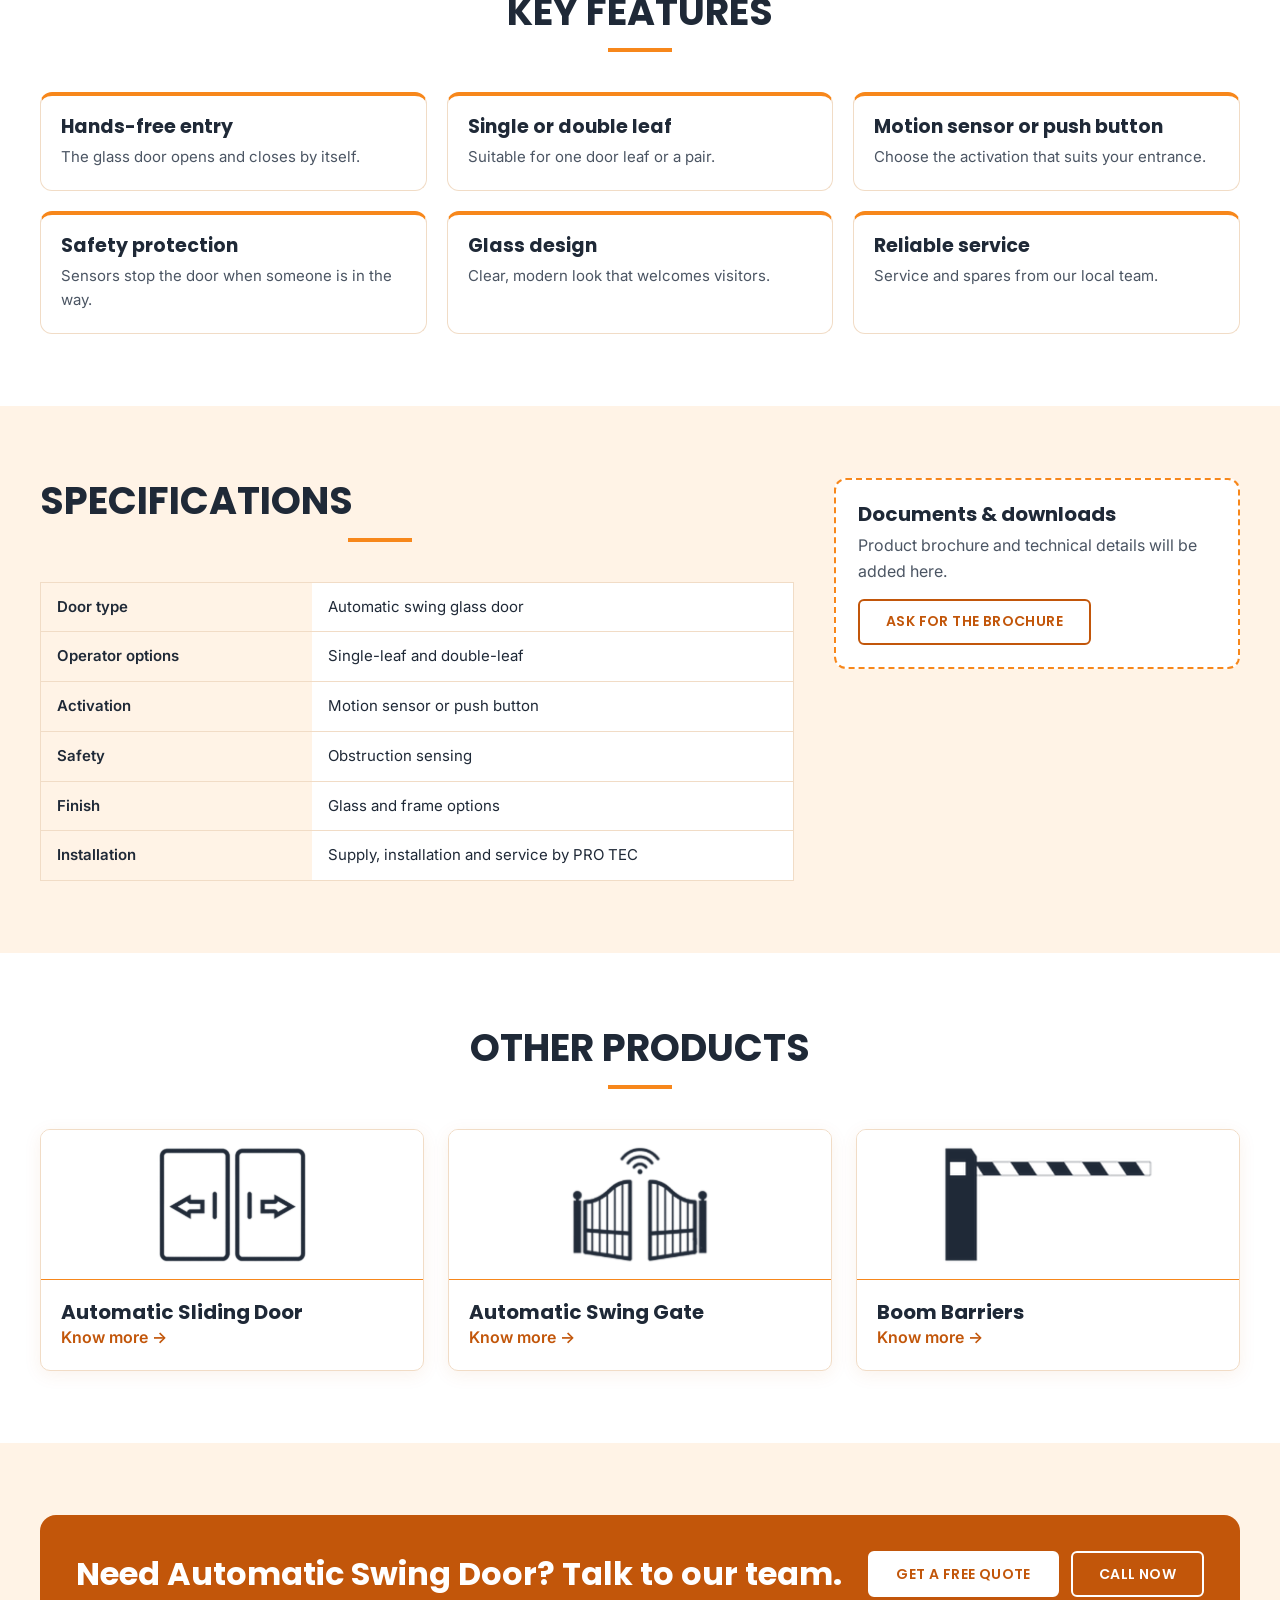
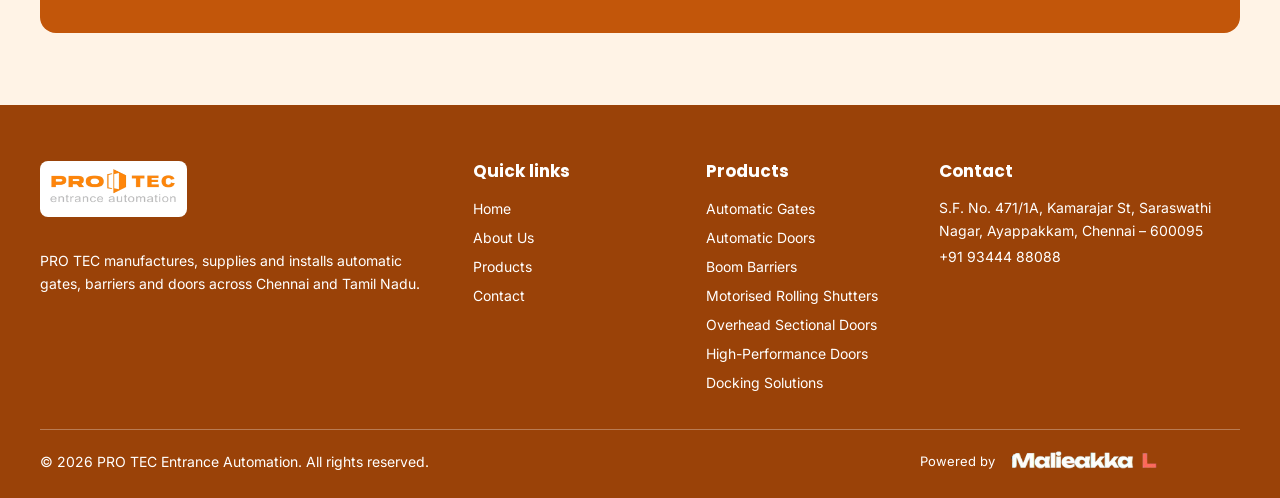
<file: pages/automatic-swing-door.html>
<!doctype html><html lang="en"><head><meta charset="utf-8">
<meta name="viewport" content="width=device-width, initial-scale=1">
<title>Automatic Swing Door in Chennai | PRO TEC</title>
<meta name="description" content="Automatic swing doors open and close by themselves, with a motor swinging the glass door leaf. Supply, installation and service in Chennai and Tamil Nadu by PRO TEC.">
<meta name="robots" content="index, follow, max-image-preview:large">
<link rel="canonical" href="https://protecentranceautomation.com/pages/automatic-swing-door.html">
<meta name="theme-color" content="#C2560A">
<meta property="og:type" content="website"><meta property="og:site_name" content="PRO TEC Entrance Automation"><meta property="og:locale" content="en_IN">
<meta property="og:title" content="Automatic Swing Door in Chennai | PRO TEC"><meta property="og:description" content="Automatic swing doors open and close by themselves, with a motor swinging the glass door leaf. Supply, installation and service in Chennai and Tamil Nadu by PRO TEC."><meta property="og:url" content="https://protecentranceautomation.com/pages/automatic-swing-door.html">
<script type="application/ld+json">{"@context": "https://schema.org", "@type": "BreadcrumbList", "itemListElement": [{"@type": "ListItem", "position": 1, "name": "Home", "item": "https://protecentranceautomation.com/"}, {"@type": "ListItem", "position": 2, "name": "Products", "item": "https://protecentranceautomation.com/#products"}, {"@type": "ListItem", "position": 3, "name": "Automatic Swing Door", "item": "https://protecentranceautomation.com/pages/automatic-swing-door.html"}]}</script>
<link href="https://fonts.googleapis.com/css2?family=Poppins:wght@500;600;700&family=Inter:wght@400;500;600&display=swap" rel="stylesheet">
<link rel="stylesheet" href="../assets/css/style.css"></head><body><div class="top"><div class="w"><div><a href="tel:+919344488088">📞 +91 93444 88088</a><a href="mailto:sales.protecautomation@gmail.com">✉ sales.protecautomation@gmail.com</a></div><div>Mon – Sat: 9:00 AM – 6:00 PM · 24/7 emergency repair</div></div></div>
<header><div class="w nav"><a href="../index.html"><img src="../assets/images/logos/protec-logo.png" alt="PRO TEC entrance automation" width="141" height="54"></a>
<button class="burger" id="bg" aria-label="Open menu">☰</button>
<nav class="menu" id="mn"><a href="../index.html">Home</a><a href="../index.html#about">About Us</a>
<div class="dd"><a href="../index.html#products">Products ▾</a><div class="sub"><a href="automatic-gates.html">Automatic Gates</a><a href="automatic-doors.html">Automatic Doors</a><a href="boom-barriers.html">Boom Barriers</a><a href="motorised-rolling-shutter.html">Motorised Rolling Shutters</a><a href="overhead-sectional-doors.html">Overhead Sectional Doors</a><a href="high-performance-doors.html">High-Performance Doors</a><a href="docking-solutions.html">Docking Solutions</a></div></div>
<a href="../index.html#applications">Applications</a><a href="../index.html#projects">Projects</a><a href="../index.html#contact">Contact Us</a></nav>
<a class="btn" href="../index.html#contact">Get Quote</a></div></header>
<main id="top"><div class="w crumb"><a href="../index.html">Home</a> › <a href="../index.html#products">Products</a> › Automatic Swing Door</div>
<section><div class="w pp-top"><div><div class="kick">Door automation</div><h1>Automatic Swing Door</h1><p class="lead">Automatic swing doors open and close by themselves, with a motor swinging the glass door leaf. PRO TEC supplies swing glass door operators for offices, hospitals, hotels and showrooms where a swinging door is needed.</p>
<ul class="hl"><li>Motor-driven swinging glass door</li><li>Single and double leaf options</li><li>Motion sensor or push-button control</li></ul>
<div class="row"><a class="btn" href="https://wa.me/919344488088?text=Hi%20PRO%20TEC%2C%20I%20would%20like%20a%20quote%20for%20Automatic%20Swing%20Door.">Get a free quote</a><a class="btn o" href="tel:+919344488088">Call +91 93444 88088</a></div></div><div class="pp-img"><img src="../assets/animation/swing-door-animation.gif" alt="Animation of an automatic swing glass door opening and closing" width="480" height="360" decoding="async"></div></div></section>
<section class="sec" id="overview"><div class="w two2"><div><h2>Overview</h2><p>An automatic swing door uses an operator to swing the glass door leaf open and closed, so nobody has to push or pull it. It gives hands-free access where a hinged door is preferred over a sliding one.</p><p>We check the door frame, hinges and clearances before installation, then set the opening angle, speed and safety sensors to suit your entrance and test it before handover.</p></div><div><h2>Where it is used</h2><div class="chips" style="justify-content:flex-start"><span>Offices</span><span>Hospitals</span><span>Hotels</span><span>Showrooms</span></div></div></div></section>
<section class="sec tint" id="types"><div class="w"><div class="head"><h2>Types of operators for swing glass doors</h2></div><div class="g"><div class="pc"><div class="b"><h3>Single-leaf swing glass door operator</h3><p>One operator swings a single glass door leaf. Suits offices, clinics and side entrances.</p><a class="more" href="https://wa.me/919344488088?text=Hi%20PRO%20TEC%2C%20I%20would%20like%20details%20of%20Single-leaf%20swing%20glass%20door%20operator%20%28Automatic%20Swing%20Door%29.">Enquire →</a></div></div><div class="pc"><div class="b"><h3>Double-leaf swing glass door operator</h3><p>A pair of operators swings two glass door leaves together for wider main entrances.</p><a class="more" href="https://wa.me/919344488088?text=Hi%20PRO%20TEC%2C%20I%20would%20like%20details%20of%20Double-leaf%20swing%20glass%20door%20operator%20%28Automatic%20Swing%20Door%29.">Enquire →</a></div></div></div></div></section>
<section class="sec" id="features"><div class="w"><div class="head"><h2>Key features</h2></div><div class="feat"><div><h3>Hands-free entry</h3><p>The glass door opens and closes by itself.</p></div><div><h3>Single or double leaf</h3><p>Suitable for one door leaf or a pair.</p></div><div><h3>Motion sensor or push button</h3><p>Choose the activation that suits your entrance.</p></div><div><h3>Safety protection</h3><p>Sensors stop the door when someone is in the way.</p></div><div><h3>Glass design</h3><p>Clear, modern look that welcomes visitors.</p></div><div><h3>Reliable service</h3><p>Service and spares from our local team.</p></div></div></div></section>
<section class="sec tint" id="specs"><div class="w sp2"><div><div class="head" style="text-align:left;margin-left:0"><h2>Specifications</h2></div><table class="spec"><tr><th>Door type</th><td>Automatic swing glass door</td></tr><tr><th>Operator options</th><td>Single-leaf and double-leaf</td></tr><tr><th>Activation</th><td>Motion sensor or push button</td></tr><tr><th>Safety</th><td>Obstruction sensing</td></tr><tr><th>Finish</th><td>Glass and frame options</td></tr><tr><th>Installation</th><td>Supply, installation and service by PRO TEC</td></tr></table></div>
<div class="dl"><h3>Documents &amp; downloads</h3><p>Product brochure and technical details will be added here.</p><a class="btn o" href="../index.html#contact">Ask for the brochure</a></div></div></section>
<section class="sec rel"><div class="w"><div class="head"><h2>Other products</h2></div><div class="g"><div class="pc"><div class="sym"><img src="../assets/images/symbols/automatic-door-symbol.png" alt="Automatic Sliding Door symbol" loading="lazy"></div><div class="b"><h3>Automatic Sliding Door</h3><a class="more" href="automatic-sliding-door.html">Know more →</a></div></div><div class="pc"><div class="sym"><img src="../assets/images/symbols/swing-gate-symbol.png" alt="Automatic Swing Gate symbol" loading="lazy"></div><div class="b"><h3>Automatic Swing Gate</h3><a class="more" href="automatic-swing-gate.html">Know more →</a></div></div><div class="pc"><div class="sym"><img src="../assets/images/symbols/boom-barrier-symbol.png" alt="Boom Barriers symbol" loading="lazy"></div><div class="b"><h3>Boom Barriers</h3><a class="more" href="boom-barriers.html">Know more →</a></div></div></div></div></section>
<section class="sec tint"><div class="w"><div class="cta"><h2>Need Automatic Swing Door? Talk to our team.</h2><div class="row"><a class="btn" href="https://wa.me/919344488088?text=Hi%20PRO%20TEC%2C%20I%20would%20like%20a%20quote%20for%20Automatic%20Swing%20Door.">Get a free quote</a><a class="btn o" href="tel:+919344488088">Call now</a></div></div></div></section></main>
<footer><div class="w"><div class="g"><div><img src="../assets/images/logos/protec-logo.png" alt="PRO TEC" width="147" height="56" loading="lazy" style="height:56px;background:#fff;border-radius:8px;padding:6px;margin-bottom:12px"><p>PRO TEC manufactures, supplies and installs automatic gates, barriers and doors across Chennai and Tamil Nadu.</p></div>
<div><h3>Quick links</h3><a href="../index.html">Home</a><a href="../index.html#about">About Us</a><a href="../index.html#products">Products</a><a href="../index.html#contact">Contact</a></div>
<div><h3>Products</h3><a href="automatic-gates.html">Automatic Gates</a><a href="automatic-doors.html">Automatic Doors</a><a href="boom-barriers.html">Boom Barriers</a><a href="motorised-rolling-shutter.html">Motorised Rolling Shutters</a><a href="overhead-sectional-doors.html">Overhead Sectional Doors</a><a href="high-performance-doors.html">High-Performance Doors</a><a href="docking-solutions.html">Docking Solutions</a></div>
<div><h3>Contact</h3><p>S.F. No. 471/1A, Kamarajar St, Saraswathi Nagar, Ayappakkam, Chennai – 600095<br><a href="tel:+919344488088">+91 93444 88088</a></p></div></div>
<div class="cp"><span>© 2026 PRO TEC Entrance Automation. All rights reserved.</span><span class="pw">Powered by <img src="../assets/images/logos/malieakka-logo.png" alt="Malieakka" width="157" height="26" loading="lazy" decoding="async"></span></div></div></footer>
<a class="enq" href="../index.html#contact">Product enquiry</a>
<div class="fab"><a href="https://wa.me/919344488088" style="background:#157347" aria-label="WhatsApp PRO TEC"><svg viewBox="0 0 24 24" aria-hidden="true"><path d="M17.472 14.382c-.297-.149-1.758-.867-2.03-.967-.273-.099-.471-.148-.67.15-.197.297-.767.966-.94 1.164-.173.199-.347.223-.644.075-.297-.15-1.255-.463-2.39-1.475-.883-.788-1.48-1.761-1.653-2.059-.173-.297-.018-.458.13-.606.134-.133.298-.347.446-.52.149-.174.198-.298.298-.497.099-.198.05-.371-.025-.52-.075-.149-.669-1.612-.916-2.207-.242-.579-.487-.5-.669-.51-.173-.008-.371-.01-.57-.01-.198 0-.52.074-.792.372-.272.297-1.04 1.016-1.04 2.479 0 1.462 1.065 2.875 1.213 3.074.149.198 2.096 3.2 5.077 4.487.709.306 1.262.489 1.694.625.712.227 1.36.195 1.871.118.571-.085 1.758-.719 2.006-1.413.248-.694.248-1.289.173-1.413-.074-.124-.272-.198-.57-.347m-5.421 7.403h-.004a9.87 9.87 0 01-5.031-1.378l-.361-.214-3.741.982.998-3.648-.235-.374a9.86 9.86 0 01-1.51-5.26c.001-5.45 4.436-9.884 9.888-9.884 2.64 0 5.122 1.03 6.988 2.898a9.825 9.825 0 012.893 6.994c-.003 5.45-4.437 9.884-9.885 9.884m8.413-18.297A11.815 11.815 0 0012.05 0C5.495 0 .16 5.335.157 11.892c0 2.096.547 4.142 1.588 5.945L.057 24l6.305-1.654a11.882 11.882 0 005.683 1.448h.005c6.554 0 11.89-5.335 11.893-11.893a11.821 11.821 0 00-3.48-8.413Z"/></svg></a><a href="tel:+919344488088" style="background:var(--od)" aria-label="Call PRO TEC"><svg viewBox="0 0 24 24" aria-hidden="true"><path d="M6.62 10.79c1.44 2.83 3.76 5.14 6.59 6.59l2.2-2.2c.27-.27.67-.36 1.02-.24 1.12.37 2.33.57 3.57.57.55 0 1 .45 1 1V20c0 .55-.45 1-1 1-9.39 0-17-7.61-17-17 0-.55.45-1 1-1h3.5c.55 0 1 .45 1 1 0 1.25.2 2.45.57 3.57.11.35.03.74-.25 1.02l-2.2 2.2z"/></svg></a></div>
<script src="../assets/js/site.js" defer></script></body></html>
</file>
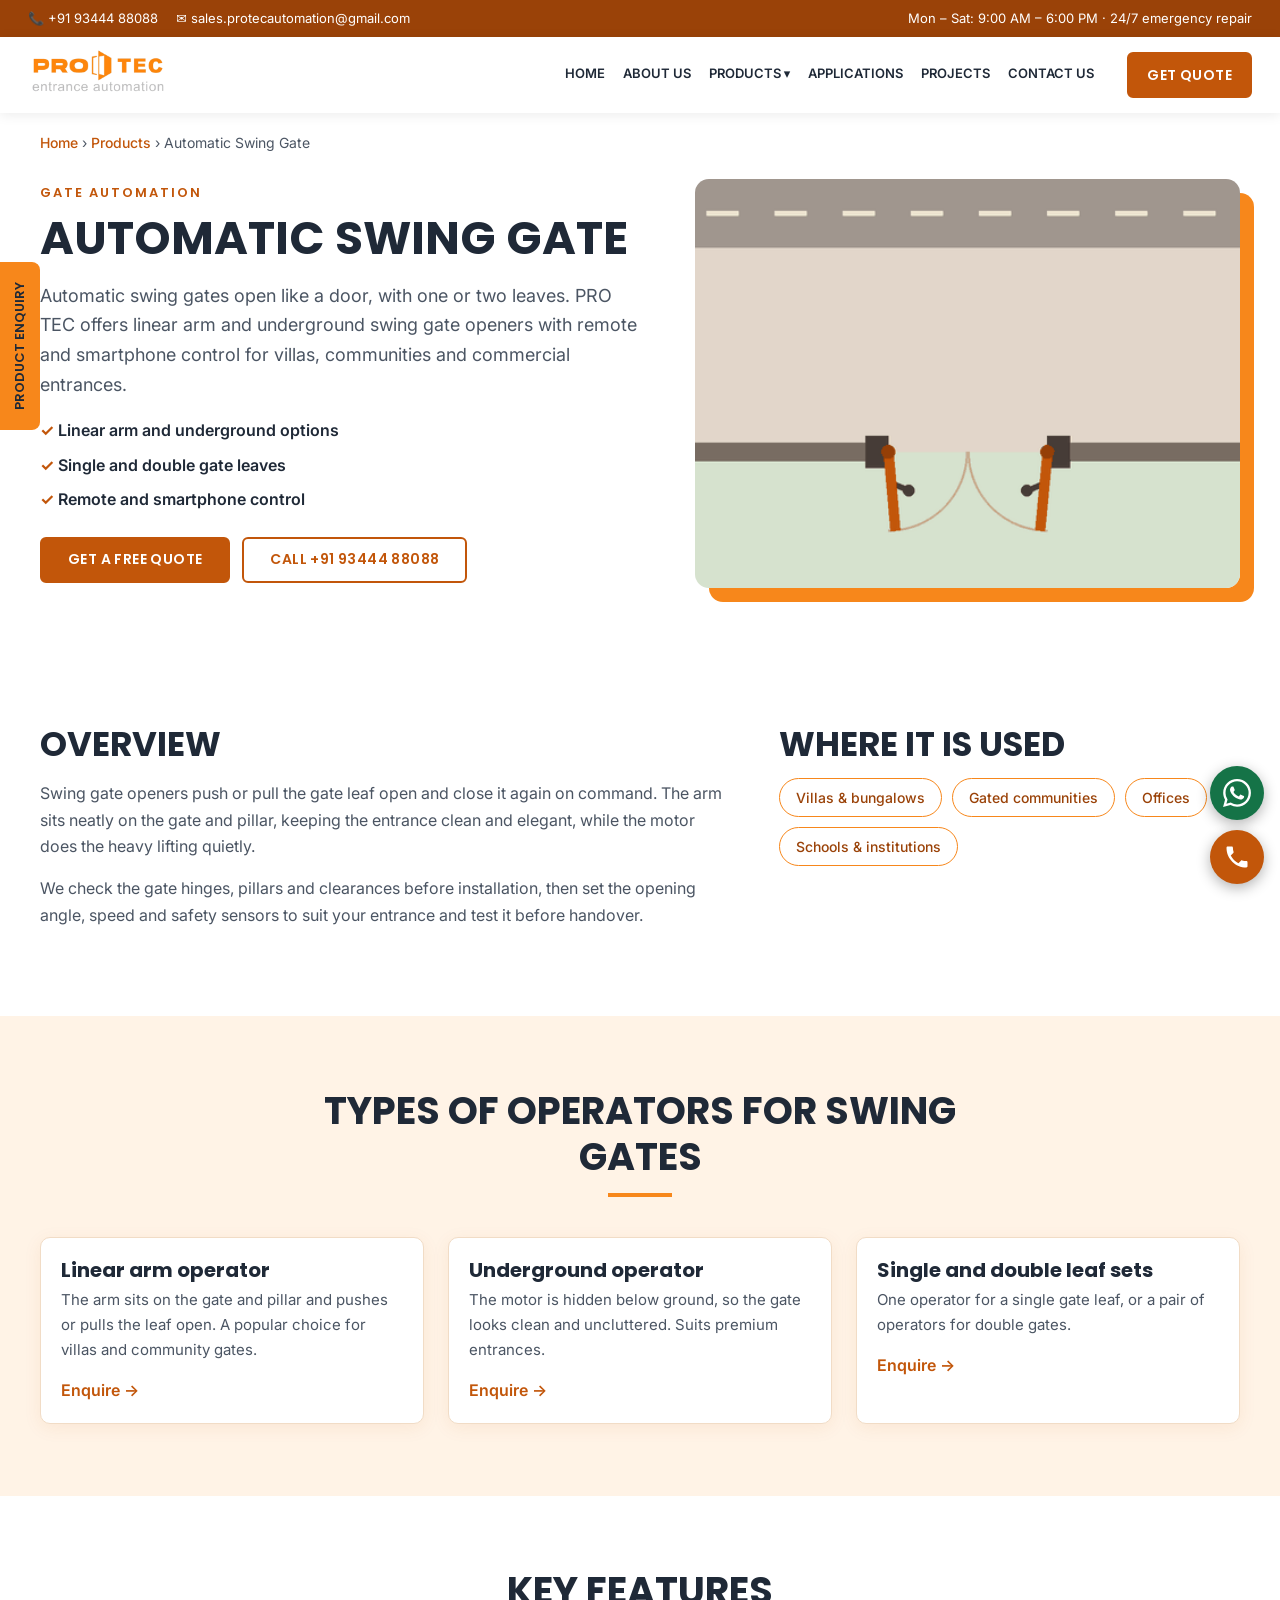
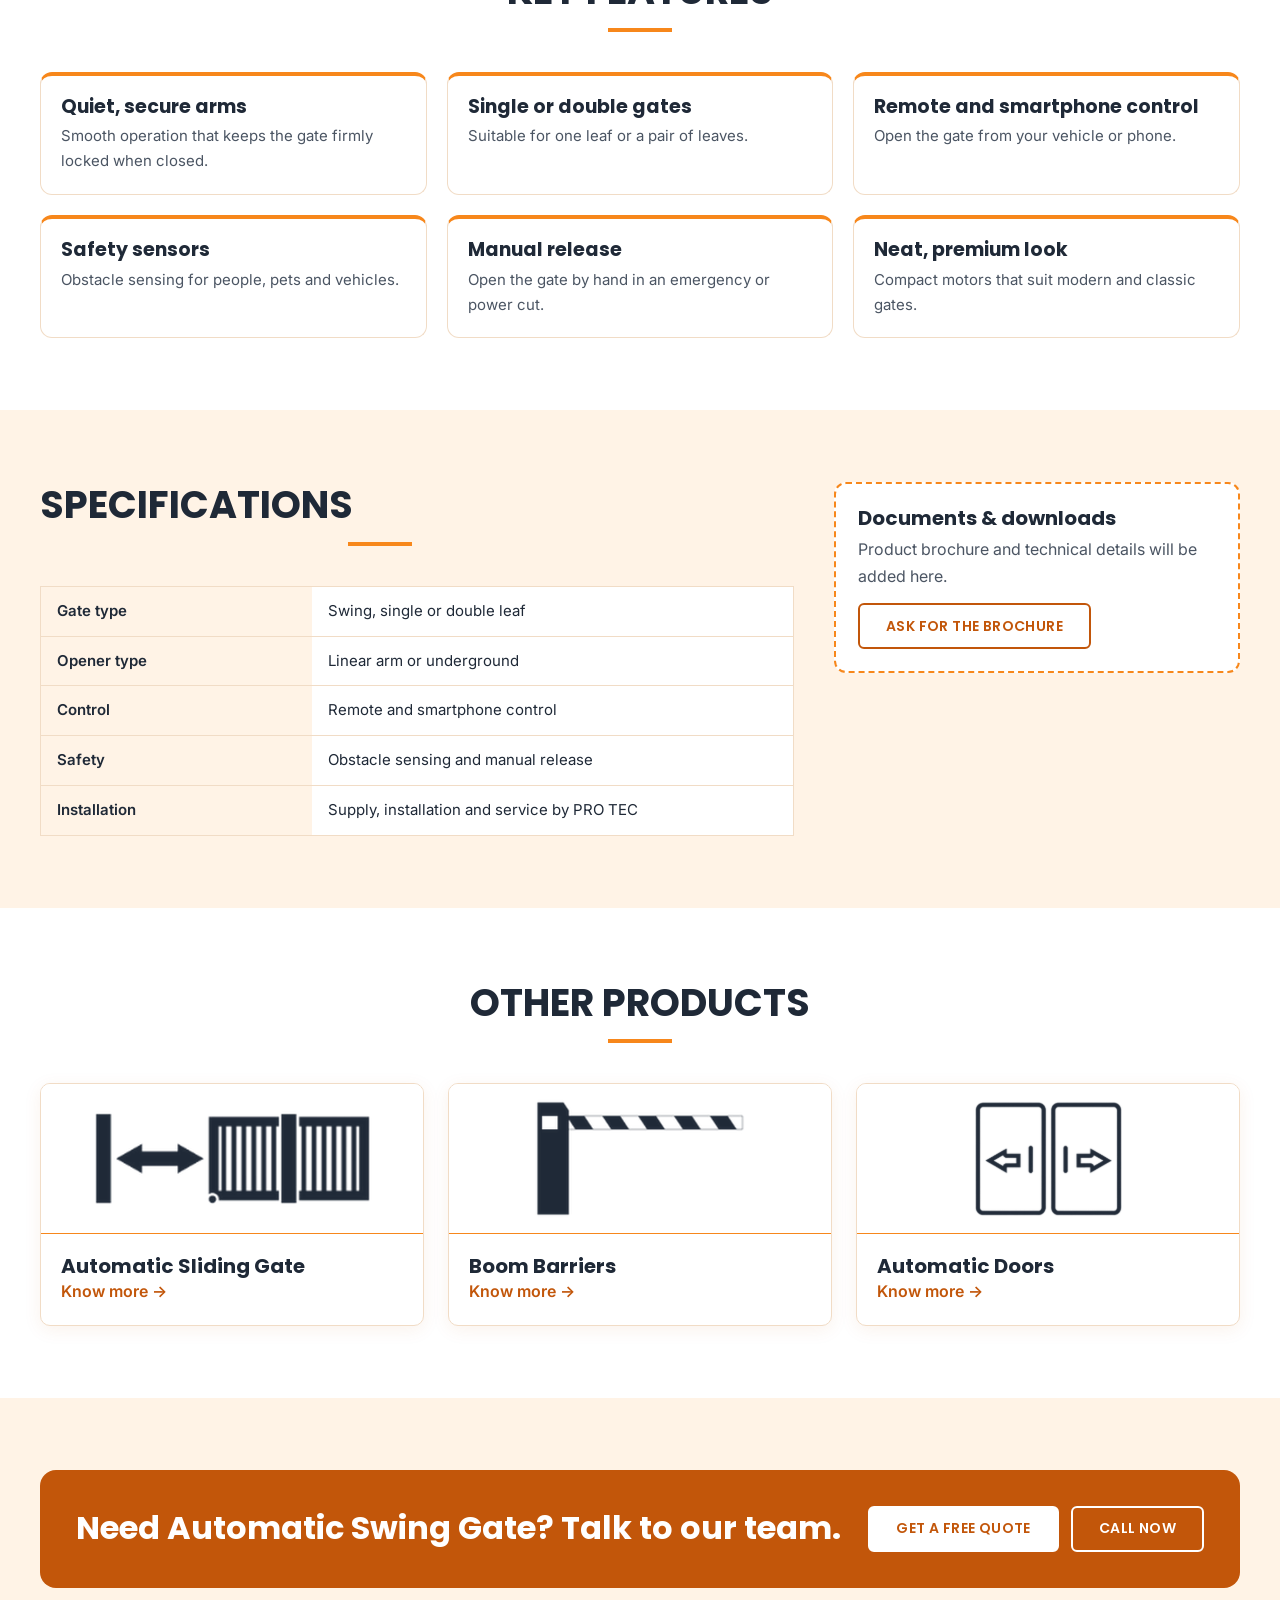
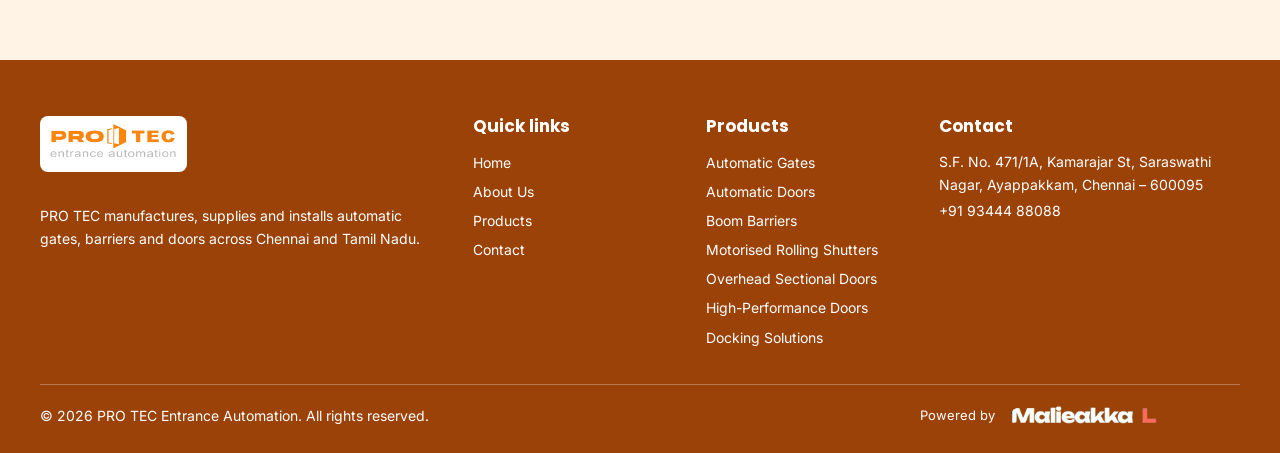
<file: pages/automatic-swing-gate.html>
<!doctype html><html lang="en"><head><meta charset="utf-8">
<meta name="viewport" content="width=device-width, initial-scale=1">
<title>Automatic Swing Gate in Chennai | PRO TEC</title>
<meta name="description" content="Automatic swing gates open like a door, with one or two leaves. Supply, installation and service in Chennai and Tamil Nadu by PRO TEC.">
<meta name="robots" content="index, follow, max-image-preview:large">
<link rel="canonical" href="https://protecentranceautomation.com/pages/automatic-swing-gate.html">
<meta name="theme-color" content="#C2560A">
<meta property="og:type" content="website"><meta property="og:site_name" content="PRO TEC Entrance Automation"><meta property="og:locale" content="en_IN">
<meta property="og:title" content="Automatic Swing Gate in Chennai | PRO TEC"><meta property="og:description" content="Automatic swing gates open like a door, with one or two leaves. Supply, installation and service in Chennai and Tamil Nadu by PRO TEC."><meta property="og:url" content="https://protecentranceautomation.com/pages/automatic-swing-gate.html"><meta property="og:image" content="https://protecentranceautomation.com/assets/images/products/swing-gate-opener-chennai.jpg">
<script type="application/ld+json">{"@context": "https://schema.org", "@type": "BreadcrumbList", "itemListElement": [{"@type": "ListItem", "position": 1, "name": "Home", "item": "https://protecentranceautomation.com/"}, {"@type": "ListItem", "position": 2, "name": "Products", "item": "https://protecentranceautomation.com/#products"}, {"@type": "ListItem", "position": 3, "name": "Automatic Swing Gate", "item": "https://protecentranceautomation.com/pages/automatic-swing-gate.html"}]}</script>
<link href="https://fonts.googleapis.com/css2?family=Poppins:wght@500;600;700&family=Inter:wght@400;500;600&display=swap" rel="stylesheet">
<link rel="stylesheet" href="../assets/css/style.css"></head><body><div class="top"><div class="w"><div><a href="tel:+919344488088">📞 +91 93444 88088</a><a href="mailto:sales.protecautomation@gmail.com">✉ sales.protecautomation@gmail.com</a></div><div>Mon – Sat: 9:00 AM – 6:00 PM · 24/7 emergency repair</div></div></div>
<header><div class="w nav"><a href="../index.html"><img src="../assets/images/logos/protec-logo.png" alt="PRO TEC entrance automation" width="141" height="54"></a>
<button class="burger" id="bg" aria-label="Open menu">☰</button>
<nav class="menu" id="mn"><a href="../index.html">Home</a><a href="../index.html#about">About Us</a>
<div class="dd"><a href="../index.html#products">Products ▾</a><div class="sub"><a href="automatic-gates.html">Automatic Gates</a><a href="automatic-doors.html">Automatic Doors</a><a href="boom-barriers.html">Boom Barriers</a><a href="motorised-rolling-shutter.html">Motorised Rolling Shutters</a><a href="overhead-sectional-doors.html">Overhead Sectional Doors</a><a href="high-performance-doors.html">High-Performance Doors</a><a href="docking-solutions.html">Docking Solutions</a></div></div>
<a href="../index.html#applications">Applications</a><a href="../index.html#projects">Projects</a><a href="../index.html#contact">Contact Us</a></nav>
<a class="btn" href="../index.html#contact">Get Quote</a></div></header>
<main id="top"><div class="w crumb"><a href="../index.html">Home</a> › <a href="../index.html#products">Products</a> › Automatic Swing Gate</div>
<section><div class="w pp-top"><div><div class="kick">Gate automation</div><h1>Automatic Swing Gate</h1><p class="lead">Automatic swing gates open like a door, with one or two leaves. PRO TEC offers linear arm and underground swing gate openers with remote and smartphone control for villas, communities and commercial entrances.</p>
<ul class="hl"><li>Linear arm and underground options</li><li>Single and double gate leaves</li><li>Remote and smartphone control</li></ul>
<div class="row"><a class="btn" href="https://wa.me/919344488088?text=Hi%20PRO%20TEC%2C%20I%20would%20like%20a%20quote%20for%20Automatic%20Swing%20Gate.">Get a free quote</a><a class="btn o" href="tel:+919344488088">Call +91 93444 88088</a></div></div><div class="pp-img"><img src="../assets/animation/swing-gate-animation.gif" alt="Animation of an automatic swing gate opening and closing" width="480" height="360" decoding="async"></div></div></section>
<section class="sec" id="overview"><div class="w two2"><div><h2>Overview</h2><p>Swing gate openers push or pull the gate leaf open and close it again on command. The arm sits neatly on the gate and pillar, keeping the entrance clean and elegant, while the motor does the heavy lifting quietly.</p><p>We check the gate hinges, pillars and clearances before installation, then set the opening angle, speed and safety sensors to suit your entrance and test it before handover.</p></div><div><h2>Where it is used</h2><div class="chips" style="justify-content:flex-start"><span>Villas &amp; bungalows</span><span>Gated communities</span><span>Offices</span><span>Schools &amp; institutions</span></div></div></div></section>
<section class="sec tint" id="types"><div class="w"><div class="head"><h2>Types of operators for swing gates</h2></div><div class="g"><div class="pc"><div class="b"><h3>Linear arm operator</h3><p>The arm sits on the gate and pillar and pushes or pulls the leaf open. A popular choice for villas and community gates.</p><a class="more" href="https://wa.me/919344488088?text=Hi%20PRO%20TEC%2C%20I%20would%20like%20details%20of%20Linear%20arm%20swing%20gate%20operators%20%28Automatic%20Swing%20Gate%29.">Enquire →</a></div></div><div class="pc"><div class="b"><h3>Underground operator</h3><p>The motor is hidden below ground, so the gate looks clean and uncluttered. Suits premium entrances.</p><a class="more" href="https://wa.me/919344488088?text=Hi%20PRO%20TEC%2C%20I%20would%20like%20details%20of%20Underground%20swing%20gate%20operators%20%28Automatic%20Swing%20Gate%29.">Enquire →</a></div></div><div class="pc"><div class="b"><h3>Single and double leaf sets</h3><p>One operator for a single gate leaf, or a pair of operators for double gates.</p><a class="more" href="https://wa.me/919344488088?text=Hi%20PRO%20TEC%2C%20I%20would%20like%20details%20of%20Single%20and%20double%20leaf%20swing%20gate%20operators%20%28Automatic%20Swing%20Gate%29.">Enquire →</a></div></div></div></div></section>
<section class="sec" id="features"><div class="w"><div class="head"><h2>Key features</h2></div><div class="feat"><div><h3>Quiet, secure arms</h3><p>Smooth operation that keeps the gate firmly locked when closed.</p></div><div><h3>Single or double gates</h3><p>Suitable for one leaf or a pair of leaves.</p></div><div><h3>Remote and smartphone control</h3><p>Open the gate from your vehicle or phone.</p></div><div><h3>Safety sensors</h3><p>Obstacle sensing for people, pets and vehicles.</p></div><div><h3>Manual release</h3><p>Open the gate by hand in an emergency or power cut.</p></div><div><h3>Neat, premium look</h3><p>Compact motors that suit modern and classic gates.</p></div></div></div></section>
<section class="sec tint" id="specs"><div class="w sp2"><div><div class="head" style="text-align:left;margin-left:0"><h2>Specifications</h2></div><table class="spec"><tr><th>Gate type</th><td>Swing, single or double leaf</td></tr><tr><th>Opener type</th><td>Linear arm or underground</td></tr><tr><th>Control</th><td>Remote and smartphone control</td></tr><tr><th>Safety</th><td>Obstacle sensing and manual release</td></tr><tr><th>Installation</th><td>Supply, installation and service by PRO TEC</td></tr></table></div>
<div class="dl"><h3>Documents &amp; downloads</h3><p>Product brochure and technical details will be added here.</p><a class="btn o" href="../index.html#contact">Ask for the brochure</a></div></div></section>
<section class="sec rel"><div class="w"><div class="head"><h2>Other products</h2></div><div class="g"><div class="pc"><div class="sym"><img src="../assets/images/symbols/sliding-gate-symbol.png" alt="Automatic Sliding Gate symbol" loading="lazy"></div><div class="b"><h3>Automatic Sliding Gate</h3><a class="more" href="automatic-sliding-gate.html">Know more →</a></div></div><div class="pc"><div class="sym"><img src="../assets/images/symbols/boom-barrier-symbol.png" alt="Boom Barriers symbol" loading="lazy"></div><div class="b"><h3>Boom Barriers</h3><a class="more" href="boom-barriers.html">Know more →</a></div></div><div class="pc"><div class="sym"><img src="../assets/images/symbols/automatic-door-symbol.png" alt="Automatic Doors symbol" loading="lazy"></div><div class="b"><h3>Automatic Doors</h3><a class="more" href="automatic-doors.html">Know more →</a></div></div></div></div></section>
<section class="sec tint"><div class="w"><div class="cta"><h2>Need Automatic Swing Gate? Talk to our team.</h2><div class="row"><a class="btn" href="https://wa.me/919344488088?text=Hi%20PRO%20TEC%2C%20I%20would%20like%20a%20quote%20for%20Automatic%20Swing%20Gate.">Get a free quote</a><a class="btn o" href="tel:+919344488088">Call now</a></div></div></div></section></main>
<footer><div class="w"><div class="g"><div><img src="../assets/images/logos/protec-logo.png" alt="PRO TEC" width="147" height="56" loading="lazy" style="height:56px;background:#fff;border-radius:8px;padding:6px;margin-bottom:12px"><p>PRO TEC manufactures, supplies and installs automatic gates, barriers and doors across Chennai and Tamil Nadu.</p></div>
<div><h3>Quick links</h3><a href="../index.html">Home</a><a href="../index.html#about">About Us</a><a href="../index.html#products">Products</a><a href="../index.html#contact">Contact</a></div>
<div><h3>Products</h3><a href="automatic-gates.html">Automatic Gates</a><a href="automatic-doors.html">Automatic Doors</a><a href="boom-barriers.html">Boom Barriers</a><a href="motorised-rolling-shutter.html">Motorised Rolling Shutters</a><a href="overhead-sectional-doors.html">Overhead Sectional Doors</a><a href="high-performance-doors.html">High-Performance Doors</a><a href="docking-solutions.html">Docking Solutions</a></div>
<div><h3>Contact</h3><p>S.F. No. 471/1A, Kamarajar St, Saraswathi Nagar, Ayappakkam, Chennai – 600095<br><a href="tel:+919344488088">+91 93444 88088</a></p></div></div>
<div class="cp"><span>© 2026 PRO TEC Entrance Automation. All rights reserved.</span><span class="pw">Powered by <img src="../assets/images/logos/malieakka-logo.png" alt="Malieakka" width="157" height="26" loading="lazy" decoding="async"></span></div></div></footer>
<a class="enq" href="../index.html#contact">Product enquiry</a>
<div class="fab"><a href="https://wa.me/919344488088" style="background:#157347" aria-label="WhatsApp PRO TEC"><svg viewBox="0 0 24 24" aria-hidden="true"><path d="M17.472 14.382c-.297-.149-1.758-.867-2.03-.967-.273-.099-.471-.148-.67.15-.197.297-.767.966-.94 1.164-.173.199-.347.223-.644.075-.297-.15-1.255-.463-2.39-1.475-.883-.788-1.48-1.761-1.653-2.059-.173-.297-.018-.458.13-.606.134-.133.298-.347.446-.52.149-.174.198-.298.298-.497.099-.198.05-.371-.025-.52-.075-.149-.669-1.612-.916-2.207-.242-.579-.487-.5-.669-.51-.173-.008-.371-.01-.57-.01-.198 0-.52.074-.792.372-.272.297-1.04 1.016-1.04 2.479 0 1.462 1.065 2.875 1.213 3.074.149.198 2.096 3.2 5.077 4.487.709.306 1.262.489 1.694.625.712.227 1.36.195 1.871.118.571-.085 1.758-.719 2.006-1.413.248-.694.248-1.289.173-1.413-.074-.124-.272-.198-.57-.347m-5.421 7.403h-.004a9.87 9.87 0 01-5.031-1.378l-.361-.214-3.741.982.998-3.648-.235-.374a9.86 9.86 0 01-1.51-5.26c.001-5.45 4.436-9.884 9.888-9.884 2.64 0 5.122 1.03 6.988 2.898a9.825 9.825 0 012.893 6.994c-.003 5.45-4.437 9.884-9.885 9.884m8.413-18.297A11.815 11.815 0 0012.05 0C5.495 0 .16 5.335.157 11.892c0 2.096.547 4.142 1.588 5.945L.057 24l6.305-1.654a11.882 11.882 0 005.683 1.448h.005c6.554 0 11.89-5.335 11.893-11.893a11.821 11.821 0 00-3.48-8.413Z"/></svg></a><a href="tel:+919344488088" style="background:var(--od)" aria-label="Call PRO TEC"><svg viewBox="0 0 24 24" aria-hidden="true"><path d="M6.62 10.79c1.44 2.83 3.76 5.14 6.59 6.59l2.2-2.2c.27-.27.67-.36 1.02-.24 1.12.37 2.33.57 3.57.57.55 0 1 .45 1 1V20c0 .55-.45 1-1 1-9.39 0-17-7.61-17-17 0-.55.45-1 1-1h3.5c.55 0 1 .45 1 1 0 1.25.2 2.45.57 3.57.11.35.03.74-.25 1.02l-2.2 2.2z"/></svg></a></div>
<script src="../assets/js/site.js" defer></script></body></html>
</file>
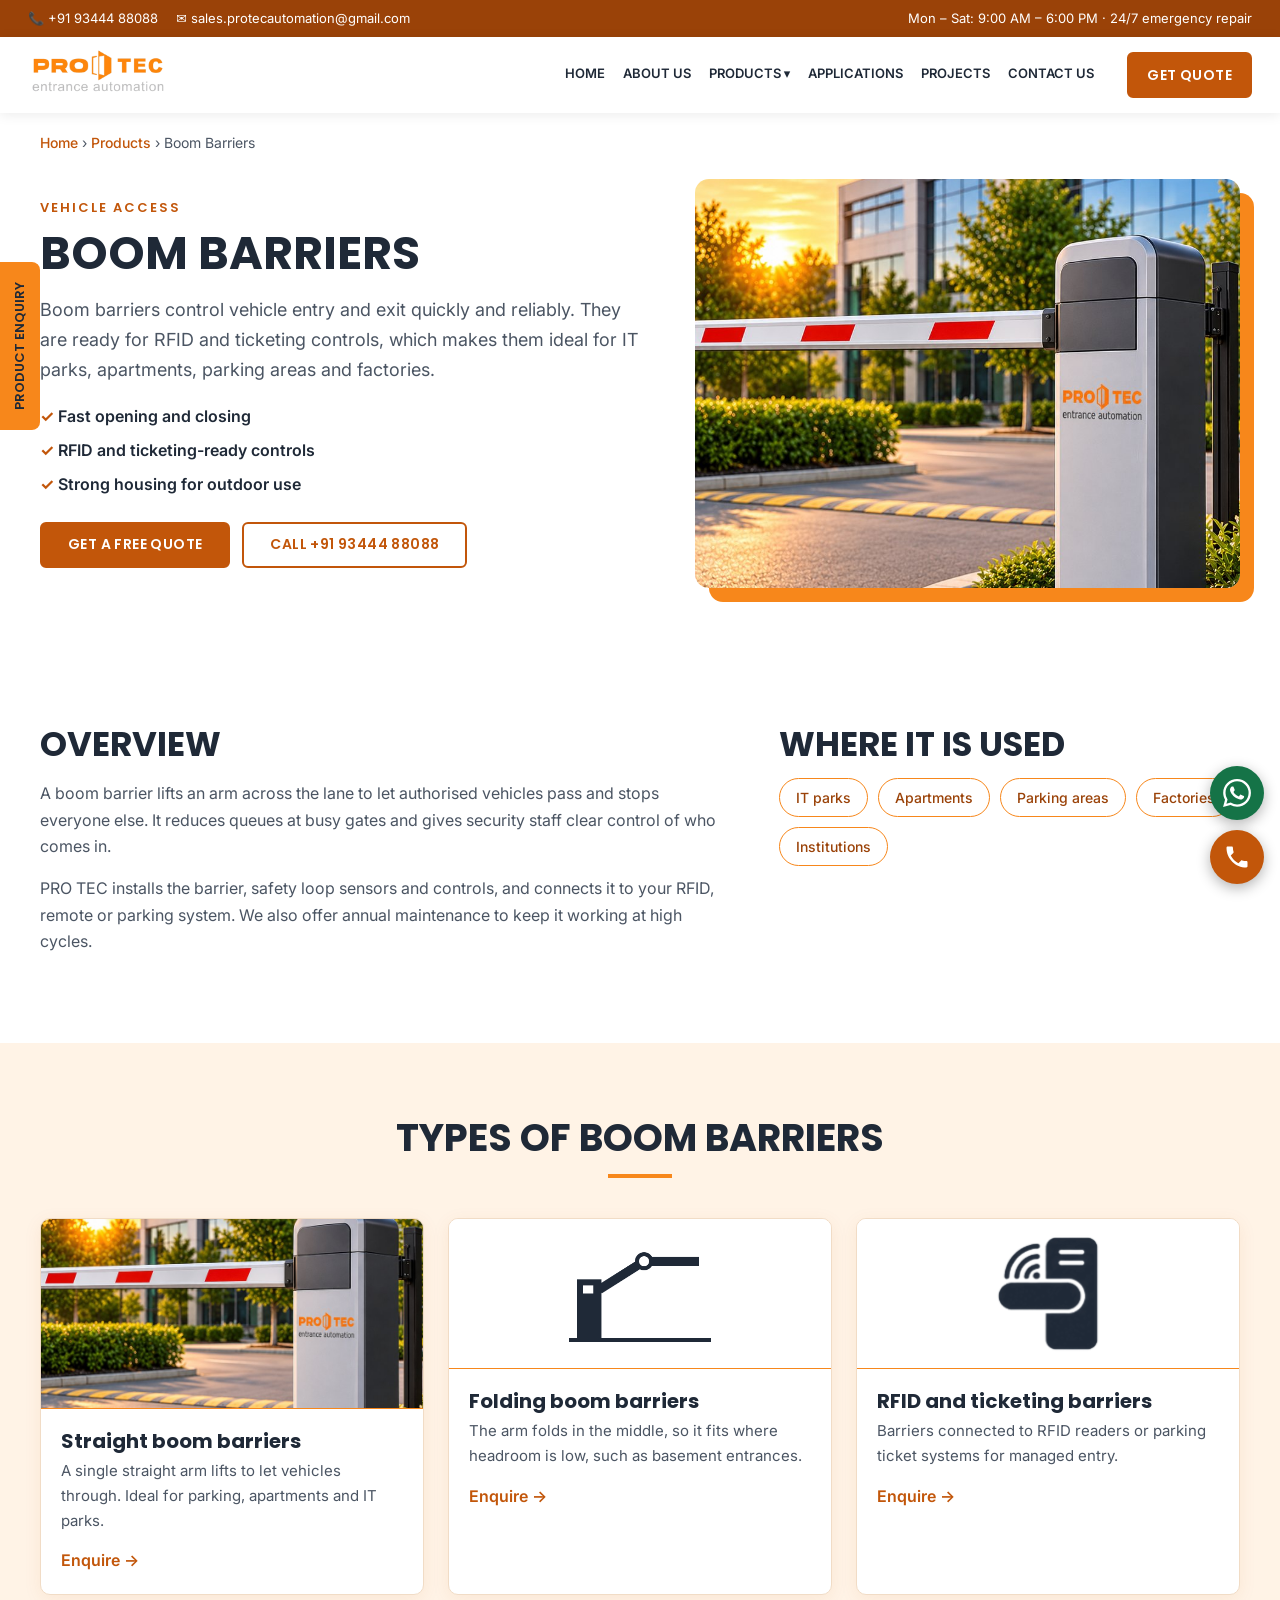
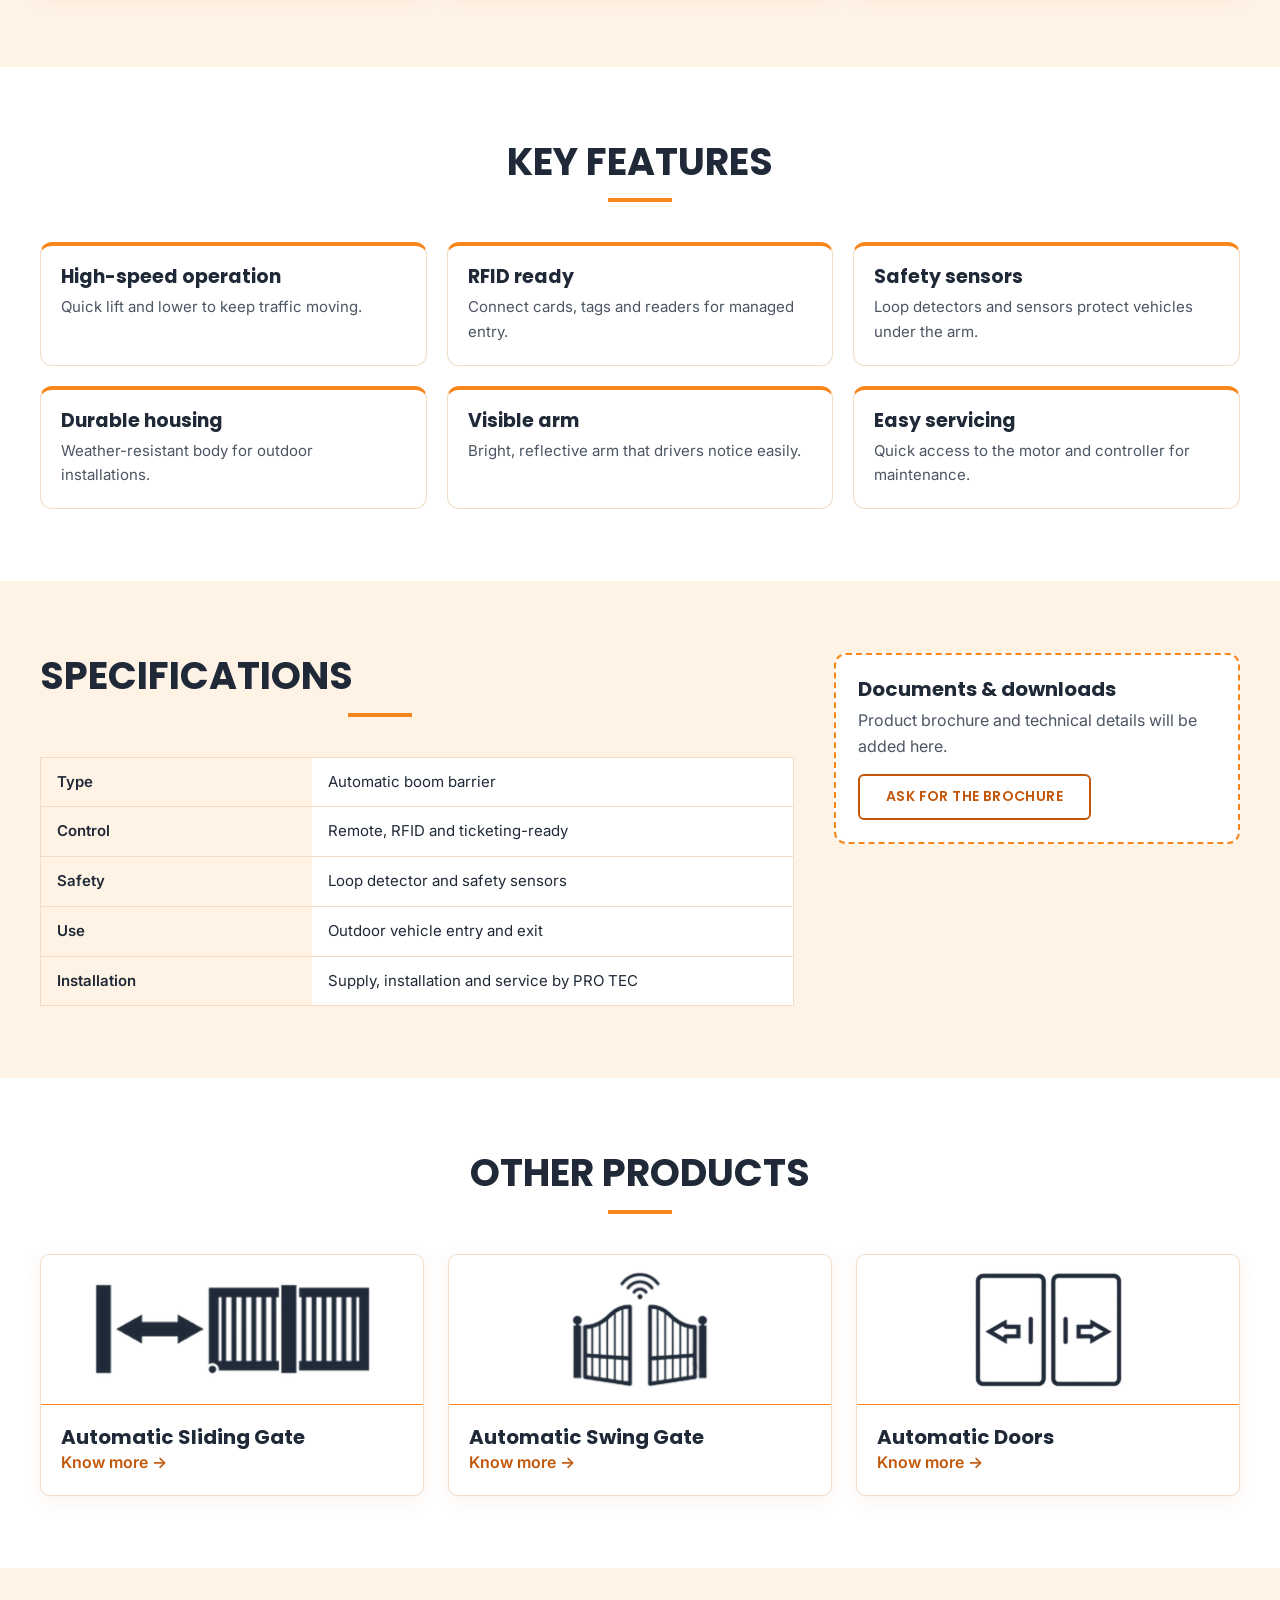
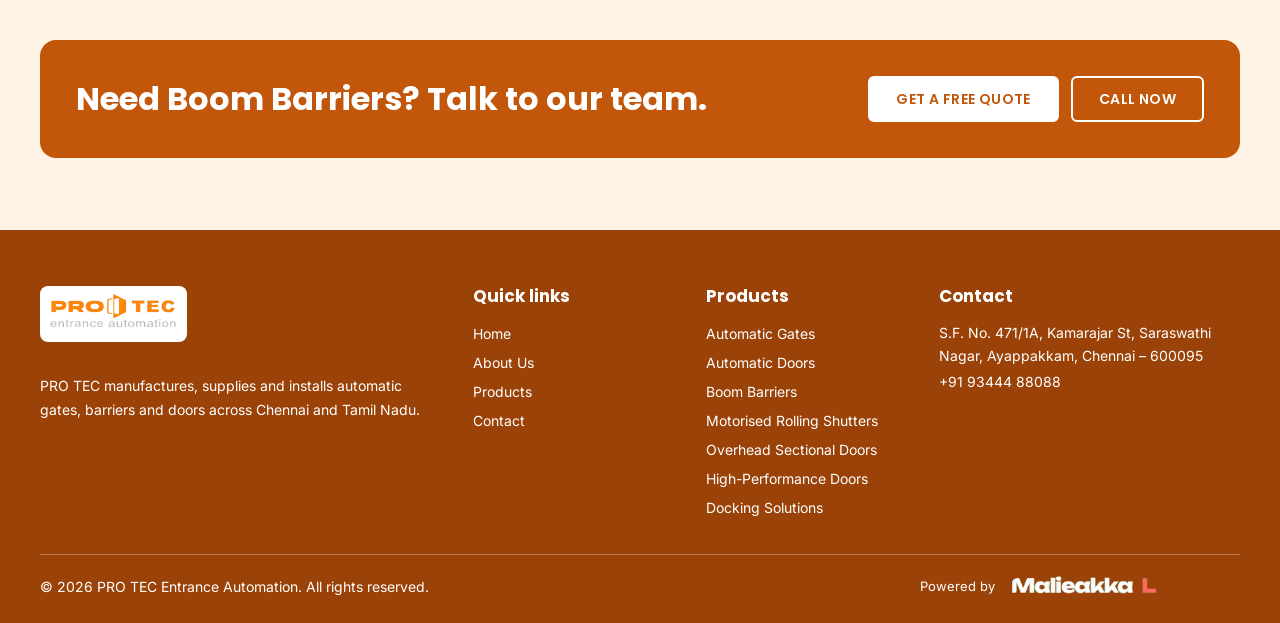
<file: pages/boom-barriers.html>
<!doctype html><html lang="en"><head><meta charset="utf-8">
<meta name="viewport" content="width=device-width, initial-scale=1">
<title>Boom Barriers in Chennai | PRO TEC</title>
<meta name="description" content="Boom barriers control vehicle entry and exit quickly and reliably. Supply, installation and service in Chennai and Tamil Nadu by PRO TEC.">
<meta name="robots" content="index, follow, max-image-preview:large">
<link rel="canonical" href="https://protecentranceautomation.com/pages/boom-barriers.html">
<meta name="theme-color" content="#C2560A">
<meta property="og:type" content="website"><meta property="og:site_name" content="PRO TEC Entrance Automation"><meta property="og:locale" content="en_IN">
<meta property="og:title" content="Boom Barriers in Chennai | PRO TEC"><meta property="og:description" content="Boom barriers control vehicle entry and exit quickly and reliably. Supply, installation and service in Chennai and Tamil Nadu by PRO TEC."><meta property="og:url" content="https://protecentranceautomation.com/pages/boom-barriers.html"><meta property="og:image" content="https://protecentranceautomation.com/assets/images/products/boom-barrier-chennai.jpg">
<script type="application/ld+json">{"@context": "https://schema.org", "@type": "BreadcrumbList", "itemListElement": [{"@type": "ListItem", "position": 1, "name": "Home", "item": "https://protecentranceautomation.com/"}, {"@type": "ListItem", "position": 2, "name": "Products", "item": "https://protecentranceautomation.com/#products"}, {"@type": "ListItem", "position": 3, "name": "Boom Barriers", "item": "https://protecentranceautomation.com/pages/boom-barriers.html"}]}</script>
<link href="https://fonts.googleapis.com/css2?family=Poppins:wght@500;600;700&family=Inter:wght@400;500;600&display=swap" rel="stylesheet">
<link rel="stylesheet" href="../assets/css/style.css"></head><body><div class="top"><div class="w"><div><a href="tel:+919344488088">📞 +91 93444 88088</a><a href="mailto:sales.protecautomation@gmail.com">✉ sales.protecautomation@gmail.com</a></div><div>Mon – Sat: 9:00 AM – 6:00 PM · 24/7 emergency repair</div></div></div>
<header><div class="w nav"><a href="../index.html"><img src="../assets/images/logos/protec-logo.png" alt="PRO TEC entrance automation" width="141" height="54"></a>
<button class="burger" id="bg" aria-label="Open menu">☰</button>
<nav class="menu" id="mn"><a href="../index.html">Home</a><a href="../index.html#about">About Us</a>
<div class="dd"><a href="../index.html#products">Products ▾</a><div class="sub"><a href="automatic-gates.html">Automatic Gates</a><a href="automatic-doors.html">Automatic Doors</a><a href="boom-barriers.html">Boom Barriers</a><a href="motorised-rolling-shutter.html">Motorised Rolling Shutters</a><a href="overhead-sectional-doors.html">Overhead Sectional Doors</a><a href="high-performance-doors.html">High-Performance Doors</a><a href="docking-solutions.html">Docking Solutions</a></div></div>
<a href="../index.html#applications">Applications</a><a href="../index.html#projects">Projects</a><a href="../index.html#contact">Contact Us</a></nav>
<a class="btn" href="../index.html#contact">Get Quote</a></div></header>
<main id="top"><div class="w crumb"><a href="../index.html">Home</a> › <a href="../index.html#products">Products</a> › Boom Barriers</div>
<section><div class="w pp-top"><div><div class="kick">Vehicle access</div><h1>Boom Barriers</h1><p class="lead">Boom barriers control vehicle entry and exit quickly and reliably. They are ready for RFID and ticketing controls, which makes them ideal for IT parks, apartments, parking areas and factories.</p>
<ul class="hl"><li>Fast opening and closing</li><li>RFID and ticketing-ready controls</li><li>Strong housing for outdoor use</li></ul>
<div class="row"><a class="btn" href="https://wa.me/919344488088?text=Hi%20PRO%20TEC%2C%20I%20would%20like%20a%20quote%20for%20Boom%20Barriers.">Get a free quote</a><a class="btn o" href="tel:+919344488088">Call +91 93444 88088</a></div></div><div class="pp-img"><img src="../assets/images/products/boom-barrier-chennai.jpg" alt="PRO TEC boom barrier at an office entrance in Chennai" width="900" height="1125" decoding="async" style="object-position:center 52%"></div></div></section>
<section class="sec" id="overview"><div class="w two2"><div><h2>Overview</h2><p>A boom barrier lifts an arm across the lane to let authorised vehicles pass and stops everyone else. It reduces queues at busy gates and gives security staff clear control of who comes in.</p><p>PRO TEC installs the barrier, safety loop sensors and controls, and connects it to your RFID, remote or parking system. We also offer annual maintenance to keep it working at high cycles.</p></div><div><h2>Where it is used</h2><div class="chips" style="justify-content:flex-start"><span>IT parks</span><span>Apartments</span><span>Parking areas</span><span>Factories</span><span>Institutions</span></div></div></div></section>
<section class="sec tint" id="types"><div class="w"><div class="head"><h2>Types of Boom Barriers</h2></div><div class="g"><div class="pc"><img class="pimg" src="../assets/images/products/boom-barrier-chennai.jpg" alt="Straight boom barriers by PRO TEC" loading="lazy" style="object-position:center 52%"><div class="b"><h3>Straight boom barriers</h3><p>A single straight arm lifts to let vehicles through. Ideal for parking, apartments and IT parks.</p><a class="more" href="https://wa.me/919344488088?text=Hi%20PRO%20TEC%2C%20I%20would%20like%20details%20of%20Straight%20boom%20barriers%20%28Boom%20Barriers%29.">Enquire →</a></div></div><div class="pc"><div class="sym"><img src="../assets/images/symbols/folding-boom-symbol.png" alt="Folding boom barriers symbol" loading="lazy"></div><div class="b"><h3>Folding boom barriers</h3><p>The arm folds in the middle, so it fits where headroom is low, such as basement entrances.</p><a class="more" href="https://wa.me/919344488088?text=Hi%20PRO%20TEC%2C%20I%20would%20like%20details%20of%20Folding%20boom%20barriers%20%28Boom%20Barriers%29.">Enquire →</a></div></div><div class="pc"><div class="sym"><img src="../assets/images/symbols/access-control-symbol.png" alt="RFID and ticketing barriers symbol" loading="lazy"></div><div class="b"><h3>RFID and ticketing barriers</h3><p>Barriers connected to RFID readers or parking ticket systems for managed entry.</p><a class="more" href="https://wa.me/919344488088?text=Hi%20PRO%20TEC%2C%20I%20would%20like%20details%20of%20RFID%20and%20ticketing%20barriers%20%28Boom%20Barriers%29.">Enquire →</a></div></div></div></div></section>
<section class="sec" id="features"><div class="w"><div class="head"><h2>Key features</h2></div><div class="feat"><div><h3>High-speed operation</h3><p>Quick lift and lower to keep traffic moving.</p></div><div><h3>RFID ready</h3><p>Connect cards, tags and readers for managed entry.</p></div><div><h3>Safety sensors</h3><p>Loop detectors and sensors protect vehicles under the arm.</p></div><div><h3>Durable housing</h3><p>Weather-resistant body for outdoor installations.</p></div><div><h3>Visible arm</h3><p>Bright, reflective arm that drivers notice easily.</p></div><div><h3>Easy servicing</h3><p>Quick access to the motor and controller for maintenance.</p></div></div></div></section>
<section class="sec tint" id="specs"><div class="w sp2"><div><div class="head" style="text-align:left;margin-left:0"><h2>Specifications</h2></div><table class="spec"><tr><th>Type</th><td>Automatic boom barrier</td></tr><tr><th>Control</th><td>Remote, RFID and ticketing-ready</td></tr><tr><th>Safety</th><td>Loop detector and safety sensors</td></tr><tr><th>Use</th><td>Outdoor vehicle entry and exit</td></tr><tr><th>Installation</th><td>Supply, installation and service by PRO TEC</td></tr></table></div>
<div class="dl"><h3>Documents &amp; downloads</h3><p>Product brochure and technical details will be added here.</p><a class="btn o" href="../index.html#contact">Ask for the brochure</a></div></div></section>
<section class="sec rel"><div class="w"><div class="head"><h2>Other products</h2></div><div class="g"><div class="pc"><div class="sym"><img src="../assets/images/symbols/sliding-gate-symbol.png" alt="Automatic Sliding Gate symbol" loading="lazy"></div><div class="b"><h3>Automatic Sliding Gate</h3><a class="more" href="automatic-sliding-gate.html">Know more →</a></div></div><div class="pc"><div class="sym"><img src="../assets/images/symbols/swing-gate-symbol.png" alt="Automatic Swing Gate symbol" loading="lazy"></div><div class="b"><h3>Automatic Swing Gate</h3><a class="more" href="automatic-swing-gate.html">Know more →</a></div></div><div class="pc"><div class="sym"><img src="../assets/images/symbols/automatic-door-symbol.png" alt="Automatic Doors symbol" loading="lazy"></div><div class="b"><h3>Automatic Doors</h3><a class="more" href="automatic-doors.html">Know more →</a></div></div></div></div></section>
<section class="sec tint"><div class="w"><div class="cta"><h2>Need Boom Barriers? Talk to our team.</h2><div class="row"><a class="btn" href="https://wa.me/919344488088?text=Hi%20PRO%20TEC%2C%20I%20would%20like%20a%20quote%20for%20Boom%20Barriers.">Get a free quote</a><a class="btn o" href="tel:+919344488088">Call now</a></div></div></div></section></main>
<footer><div class="w"><div class="g"><div><img src="../assets/images/logos/protec-logo.png" alt="PRO TEC" width="147" height="56" loading="lazy" style="height:56px;background:#fff;border-radius:8px;padding:6px;margin-bottom:12px"><p>PRO TEC manufactures, supplies and installs automatic gates, barriers and doors across Chennai and Tamil Nadu.</p></div>
<div><h3>Quick links</h3><a href="../index.html">Home</a><a href="../index.html#about">About Us</a><a href="../index.html#products">Products</a><a href="../index.html#contact">Contact</a></div>
<div><h3>Products</h3><a href="automatic-gates.html">Automatic Gates</a><a href="automatic-doors.html">Automatic Doors</a><a href="boom-barriers.html">Boom Barriers</a><a href="motorised-rolling-shutter.html">Motorised Rolling Shutters</a><a href="overhead-sectional-doors.html">Overhead Sectional Doors</a><a href="high-performance-doors.html">High-Performance Doors</a><a href="docking-solutions.html">Docking Solutions</a></div>
<div><h3>Contact</h3><p>S.F. No. 471/1A, Kamarajar St, Saraswathi Nagar, Ayappakkam, Chennai – 600095<br><a href="tel:+919344488088">+91 93444 88088</a></p></div></div>
<div class="cp"><span>© 2026 PRO TEC Entrance Automation. All rights reserved.</span><span class="pw">Powered by <img src="../assets/images/logos/malieakka-logo.png" alt="Malieakka" width="157" height="26" loading="lazy" decoding="async"></span></div></div></footer>
<a class="enq" href="../index.html#contact">Product enquiry</a>
<div class="fab"><a href="https://wa.me/919344488088" style="background:#157347" aria-label="WhatsApp PRO TEC"><svg viewBox="0 0 24 24" aria-hidden="true"><path d="M17.472 14.382c-.297-.149-1.758-.867-2.03-.967-.273-.099-.471-.148-.67.15-.197.297-.767.966-.94 1.164-.173.199-.347.223-.644.075-.297-.15-1.255-.463-2.39-1.475-.883-.788-1.48-1.761-1.653-2.059-.173-.297-.018-.458.13-.606.134-.133.298-.347.446-.52.149-.174.198-.298.298-.497.099-.198.05-.371-.025-.52-.075-.149-.669-1.612-.916-2.207-.242-.579-.487-.5-.669-.51-.173-.008-.371-.01-.57-.01-.198 0-.52.074-.792.372-.272.297-1.04 1.016-1.04 2.479 0 1.462 1.065 2.875 1.213 3.074.149.198 2.096 3.2 5.077 4.487.709.306 1.262.489 1.694.625.712.227 1.36.195 1.871.118.571-.085 1.758-.719 2.006-1.413.248-.694.248-1.289.173-1.413-.074-.124-.272-.198-.57-.347m-5.421 7.403h-.004a9.87 9.87 0 01-5.031-1.378l-.361-.214-3.741.982.998-3.648-.235-.374a9.86 9.86 0 01-1.51-5.26c.001-5.45 4.436-9.884 9.888-9.884 2.64 0 5.122 1.03 6.988 2.898a9.825 9.825 0 012.893 6.994c-.003 5.45-4.437 9.884-9.885 9.884m8.413-18.297A11.815 11.815 0 0012.05 0C5.495 0 .16 5.335.157 11.892c0 2.096.547 4.142 1.588 5.945L.057 24l6.305-1.654a11.882 11.882 0 005.683 1.448h.005c6.554 0 11.89-5.335 11.893-11.893a11.821 11.821 0 00-3.48-8.413Z"/></svg></a><a href="tel:+919344488088" style="background:var(--od)" aria-label="Call PRO TEC"><svg viewBox="0 0 24 24" aria-hidden="true"><path d="M6.62 10.79c1.44 2.83 3.76 5.14 6.59 6.59l2.2-2.2c.27-.27.67-.36 1.02-.24 1.12.37 2.33.57 3.57.57.55 0 1 .45 1 1V20c0 .55-.45 1-1 1-9.39 0-17-7.61-17-17 0-.55.45-1 1-1h3.5c.55 0 1 .45 1 1 0 1.25.2 2.45.57 3.57.11.35.03.74-.25 1.02l-2.2 2.2z"/></svg></a></div>
<script src="../assets/js/site.js" defer></script></body></html>
</file>
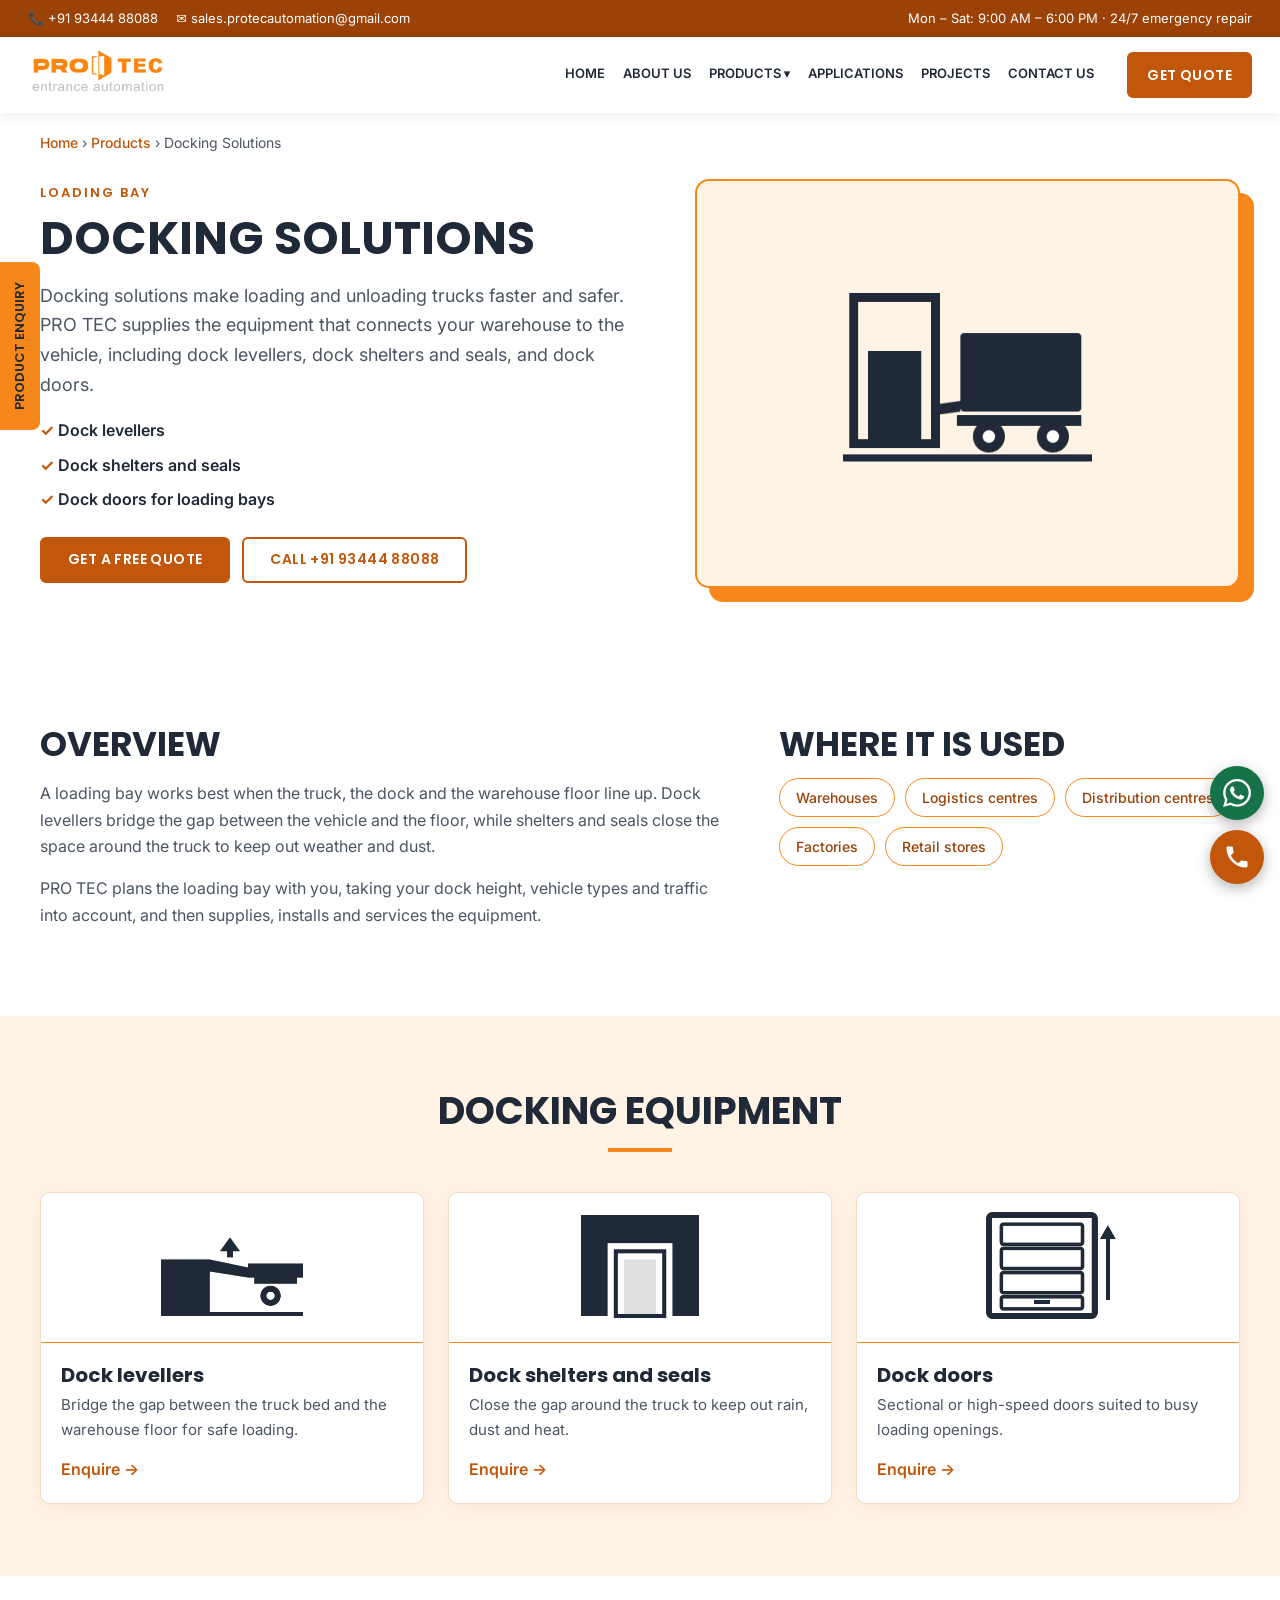
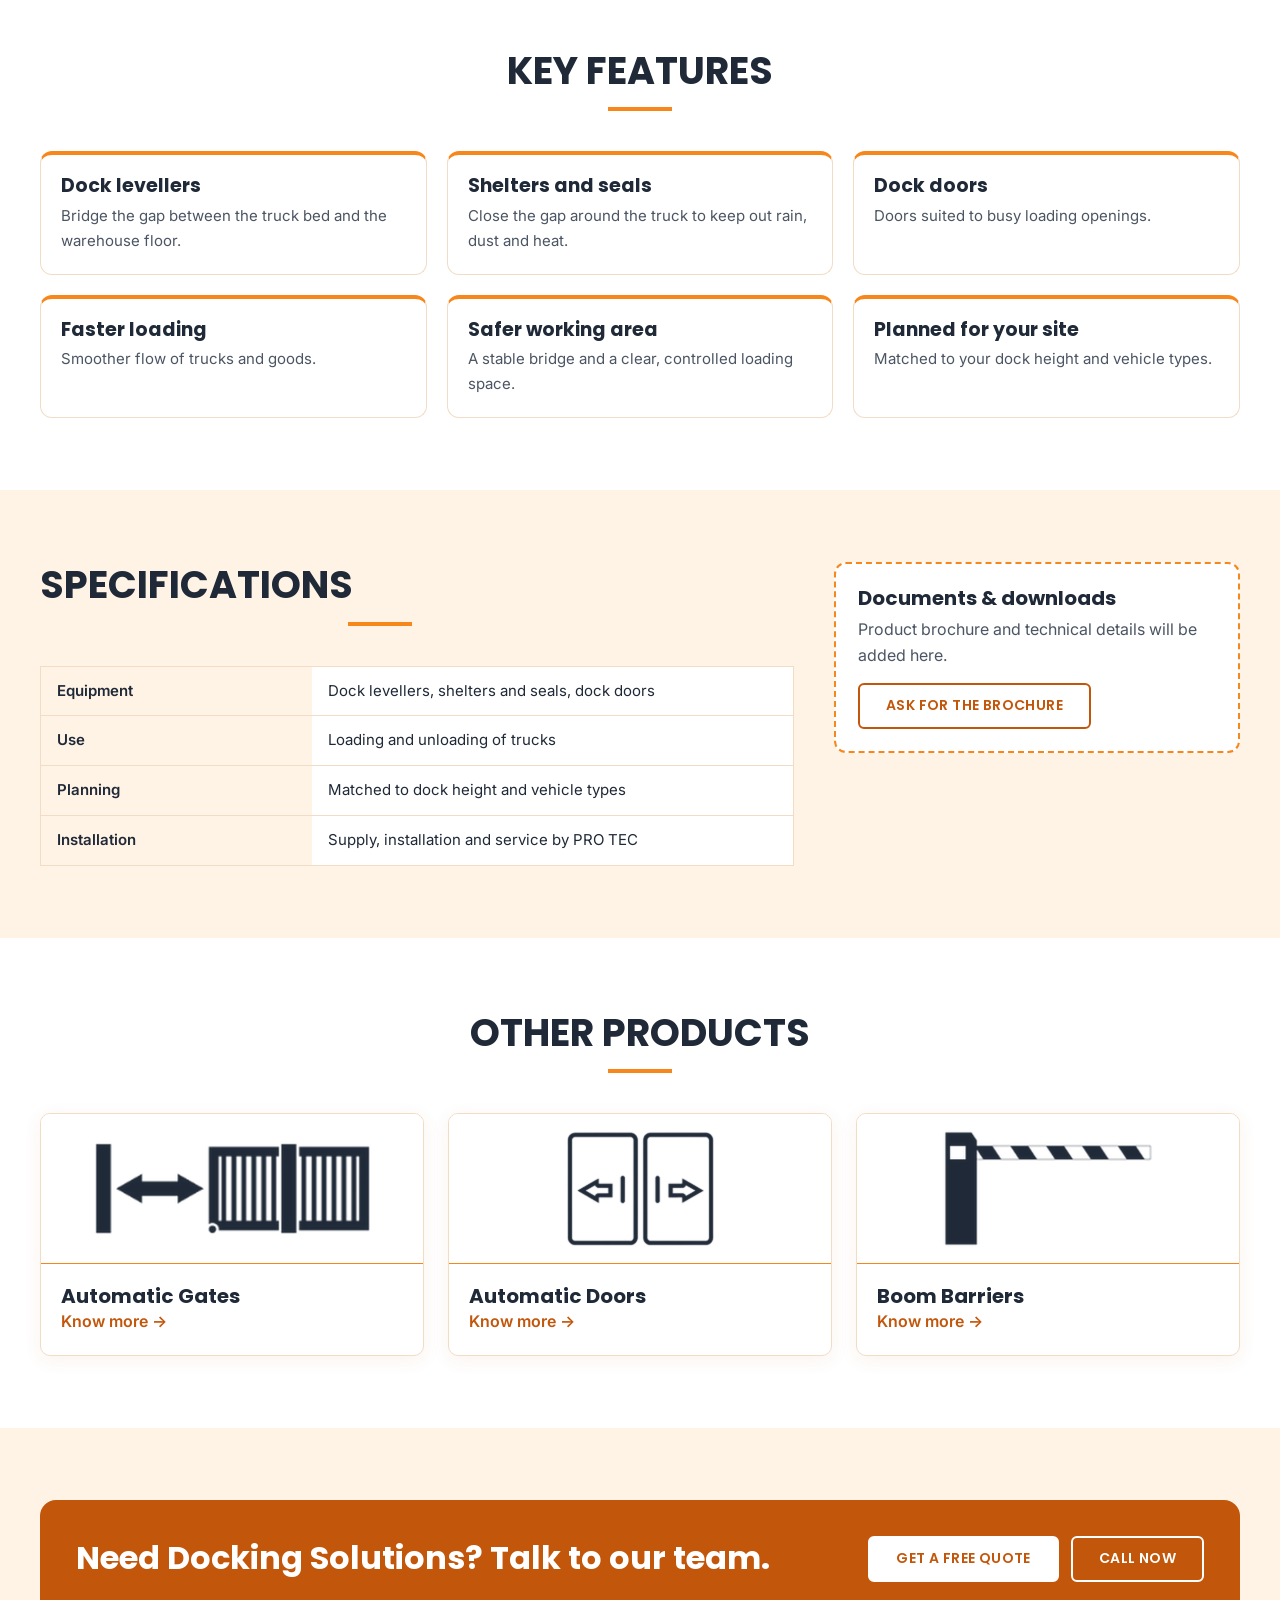
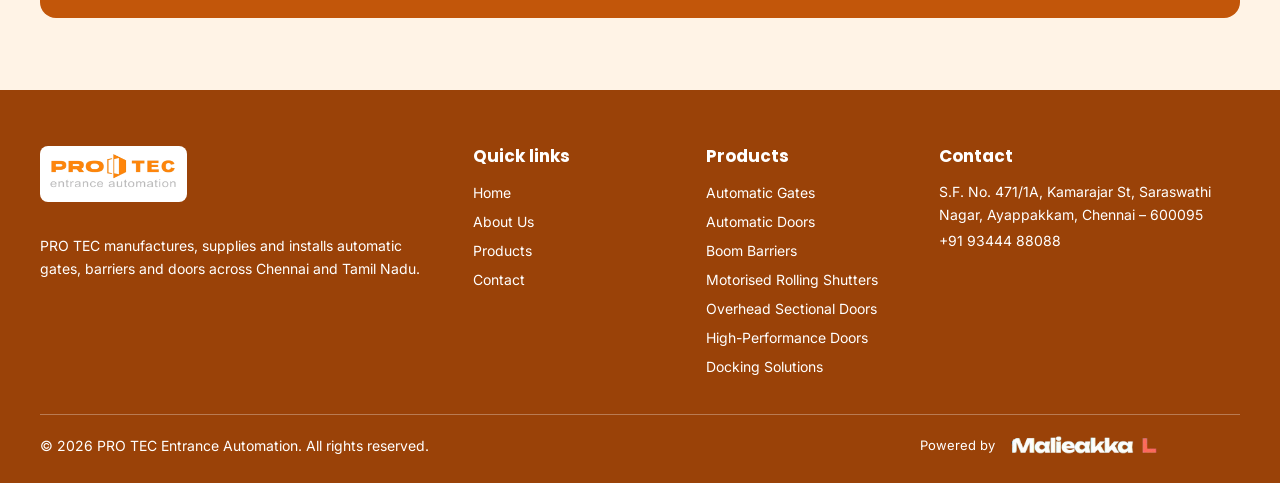
<file: pages/docking-solutions.html>
<!doctype html><html lang="en"><head><meta charset="utf-8">
<meta name="viewport" content="width=device-width, initial-scale=1">
<title>Docking Solutions in Chennai | PRO TEC</title>
<meta name="description" content="Docking solutions make loading and unloading trucks faster and safer. Supply, installation and service in Chennai and Tamil Nadu by PRO TEC.">
<meta name="robots" content="index, follow, max-image-preview:large">
<link rel="canonical" href="https://protecentranceautomation.com/pages/docking-solutions.html">
<meta name="theme-color" content="#C2560A">
<meta property="og:type" content="website"><meta property="og:site_name" content="PRO TEC Entrance Automation"><meta property="og:locale" content="en_IN">
<meta property="og:title" content="Docking Solutions in Chennai | PRO TEC"><meta property="og:description" content="Docking solutions make loading and unloading trucks faster and safer. Supply, installation and service in Chennai and Tamil Nadu by PRO TEC."><meta property="og:url" content="https://protecentranceautomation.com/pages/docking-solutions.html">
<script type="application/ld+json">{"@context": "https://schema.org", "@type": "BreadcrumbList", "itemListElement": [{"@type": "ListItem", "position": 1, "name": "Home", "item": "https://protecentranceautomation.com/"}, {"@type": "ListItem", "position": 2, "name": "Products", "item": "https://protecentranceautomation.com/#products"}, {"@type": "ListItem", "position": 3, "name": "Docking Solutions", "item": "https://protecentranceautomation.com/pages/docking-solutions.html"}]}</script>
<link href="https://fonts.googleapis.com/css2?family=Poppins:wght@500;600;700&family=Inter:wght@400;500;600&display=swap" rel="stylesheet">
<link rel="stylesheet" href="../assets/css/style.css"></head><body><div class="top"><div class="w"><div><a href="tel:+919344488088">📞 +91 93444 88088</a><a href="mailto:sales.protecautomation@gmail.com">✉ sales.protecautomation@gmail.com</a></div><div>Mon – Sat: 9:00 AM – 6:00 PM · 24/7 emergency repair</div></div></div>
<header><div class="w nav"><a href="../index.html"><img src="../assets/images/logos/protec-logo.png" alt="PRO TEC entrance automation" width="141" height="54"></a>
<button class="burger" id="bg" aria-label="Open menu">☰</button>
<nav class="menu" id="mn"><a href="../index.html">Home</a><a href="../index.html#about">About Us</a>
<div class="dd"><a href="../index.html#products">Products ▾</a><div class="sub"><a href="automatic-gates.html">Automatic Gates</a><a href="automatic-doors.html">Automatic Doors</a><a href="boom-barriers.html">Boom Barriers</a><a href="motorised-rolling-shutter.html">Motorised Rolling Shutters</a><a href="overhead-sectional-doors.html">Overhead Sectional Doors</a><a href="high-performance-doors.html">High-Performance Doors</a><a href="docking-solutions.html">Docking Solutions</a></div></div>
<a href="../index.html#applications">Applications</a><a href="../index.html#projects">Projects</a><a href="../index.html#contact">Contact Us</a></nav>
<a class="btn" href="../index.html#contact">Get Quote</a></div></header>
<main id="top"><div class="w crumb"><a href="../index.html">Home</a> › <a href="../index.html#products">Products</a> › Docking Solutions</div>
<section><div class="w pp-top"><div><div class="kick">Loading bay</div><h1>Docking Solutions</h1><p class="lead">Docking solutions make loading and unloading trucks faster and safer. PRO TEC supplies the equipment that connects your warehouse to the vehicle, including dock levellers, dock shelters and seals, and dock doors.</p>
<ul class="hl"><li>Dock levellers</li><li>Dock shelters and seals</li><li>Dock doors for loading bays</li></ul>
<div class="row"><a class="btn" href="https://wa.me/919344488088?text=Hi%20PRO%20TEC%2C%20I%20would%20like%20a%20quote%20for%20Docking%20Solutions.">Get a free quote</a><a class="btn o" href="tel:+919344488088">Call +91 93444 88088</a></div></div><div class="pp-sym"><img src="../assets/images/symbols/docking-solutions-symbol.png" alt="Docking solutions symbol" width="140" height="120"></div></div></section>
<section class="sec" id="overview"><div class="w two2"><div><h2>Overview</h2><p>A loading bay works best when the truck, the dock and the warehouse floor line up. Dock levellers bridge the gap between the vehicle and the floor, while shelters and seals close the space around the truck to keep out weather and dust.</p><p>PRO TEC plans the loading bay with you, taking your dock height, vehicle types and traffic into account, and then supplies, installs and services the equipment.</p></div><div><h2>Where it is used</h2><div class="chips" style="justify-content:flex-start"><span>Warehouses</span><span>Logistics centres</span><span>Distribution centres</span><span>Factories</span><span>Retail stores</span></div></div></div></section>
<section class="sec tint" id="types"><div class="w"><div class="head"><h2>Docking Equipment</h2></div><div class="g"><div class="pc"><div class="sym"><img src="../assets/images/symbols/dock-leveller-symbol.png" alt="Dock levellers symbol" loading="lazy"></div><div class="b"><h3>Dock levellers</h3><p>Bridge the gap between the truck bed and the warehouse floor for safe loading.</p><a class="more" href="https://wa.me/919344488088?text=Hi%20PRO%20TEC%2C%20I%20would%20like%20details%20of%20Dock%20levellers%20%28Docking%20Solutions%29.">Enquire →</a></div></div><div class="pc"><div class="sym"><img src="../assets/images/symbols/dock-shelter-symbol.png" alt="Dock shelters and seals symbol" loading="lazy"></div><div class="b"><h3>Dock shelters and seals</h3><p>Close the gap around the truck to keep out rain, dust and heat.</p><a class="more" href="https://wa.me/919344488088?text=Hi%20PRO%20TEC%2C%20I%20would%20like%20details%20of%20Dock%20shelters%20and%20seals%20%28Docking%20Solutions%29.">Enquire →</a></div></div><div class="pc"><div class="sym"><img src="../assets/images/symbols/overhead-sectional-door-symbol.png" alt="Dock doors symbol" loading="lazy"></div><div class="b"><h3>Dock doors</h3><p>Sectional or high-speed doors suited to busy loading openings.</p><a class="more" href="https://wa.me/919344488088?text=Hi%20PRO%20TEC%2C%20I%20would%20like%20details%20of%20Dock%20doors%20%28Docking%20Solutions%29.">Enquire →</a></div></div></div></div></section>

<section class="sec" id="features"><div class="w"><div class="head"><h2>Key features</h2></div><div class="feat"><div><h3>Dock levellers</h3><p>Bridge the gap between the truck bed and the warehouse floor.</p></div><div><h3>Shelters and seals</h3><p>Close the gap around the truck to keep out rain, dust and heat.</p></div><div><h3>Dock doors</h3><p>Doors suited to busy loading openings.</p></div><div><h3>Faster loading</h3><p>Smoother flow of trucks and goods.</p></div><div><h3>Safer working area</h3><p>A stable bridge and a clear, controlled loading space.</p></div><div><h3>Planned for your site</h3><p>Matched to your dock height and vehicle types.</p></div></div></div></section>
<section class="sec tint" id="specs"><div class="w sp2"><div><div class="head" style="text-align:left;margin-left:0"><h2>Specifications</h2></div><table class="spec"><tr><th>Equipment</th><td>Dock levellers, shelters and seals, dock doors</td></tr><tr><th>Use</th><td>Loading and unloading of trucks</td></tr><tr><th>Planning</th><td>Matched to dock height and vehicle types</td></tr><tr><th>Installation</th><td>Supply, installation and service by PRO TEC</td></tr></table></div>
<div class="dl"><h3>Documents &amp; downloads</h3><p>Product brochure and technical details will be added here.</p><a class="btn o" href="../index.html#contact">Ask for the brochure</a></div></div></section>
<section class="sec rel"><div class="w"><div class="head"><h2>Other products</h2></div><div class="g"><div class="pc"><div class="sym"><img src="../assets/images/symbols/sliding-gate-symbol.png" alt="Automatic Gates symbol" loading="lazy"></div><div class="b"><h3>Automatic Gates</h3><a class="more" href="automatic-gates.html">Know more →</a></div></div><div class="pc"><div class="sym"><img src="../assets/images/symbols/automatic-door-symbol.png" alt="Automatic Doors symbol" loading="lazy"></div><div class="b"><h3>Automatic Doors</h3><a class="more" href="automatic-doors.html">Know more →</a></div></div><div class="pc"><div class="sym"><img src="../assets/images/symbols/boom-barrier-symbol.png" alt="Boom Barriers symbol" loading="lazy"></div><div class="b"><h3>Boom Barriers</h3><a class="more" href="boom-barriers.html">Know more →</a></div></div></div></div></section>
<section class="sec tint"><div class="w"><div class="cta"><h2>Need Docking Solutions? Talk to our team.</h2><div class="row"><a class="btn" href="https://wa.me/919344488088?text=Hi%20PRO%20TEC%2C%20I%20would%20like%20a%20quote%20for%20Docking%20Solutions.">Get a free quote</a><a class="btn o" href="tel:+919344488088">Call now</a></div></div></div></section></main>
<footer><div class="w"><div class="g"><div><img src="../assets/images/logos/protec-logo.png" alt="PRO TEC" width="147" height="56" loading="lazy" style="height:56px;background:#fff;border-radius:8px;padding:6px;margin-bottom:12px"><p>PRO TEC manufactures, supplies and installs automatic gates, barriers and doors across Chennai and Tamil Nadu.</p></div>
<div><h3>Quick links</h3><a href="../index.html">Home</a><a href="../index.html#about">About Us</a><a href="../index.html#products">Products</a><a href="../index.html#contact">Contact</a></div>
<div><h3>Products</h3><a href="automatic-gates.html">Automatic Gates</a><a href="automatic-doors.html">Automatic Doors</a><a href="boom-barriers.html">Boom Barriers</a><a href="motorised-rolling-shutter.html">Motorised Rolling Shutters</a><a href="overhead-sectional-doors.html">Overhead Sectional Doors</a><a href="high-performance-doors.html">High-Performance Doors</a><a href="docking-solutions.html">Docking Solutions</a></div>
<div><h3>Contact</h3><p>S.F. No. 471/1A, Kamarajar St, Saraswathi Nagar, Ayappakkam, Chennai – 600095<br><a href="tel:+919344488088">+91 93444 88088</a></p></div></div>
<div class="cp"><span>© 2026 PRO TEC Entrance Automation. All rights reserved.</span><span class="pw">Powered by <img src="../assets/images/logos/malieakka-logo.png" alt="Malieakka" width="157" height="26" loading="lazy" decoding="async"></span></div></div></footer>
<a class="enq" href="../index.html#contact">Product enquiry</a>
<div class="fab"><a href="https://wa.me/919344488088" style="background:#157347" aria-label="WhatsApp PRO TEC"><svg viewBox="0 0 24 24" aria-hidden="true"><path d="M17.472 14.382c-.297-.149-1.758-.867-2.03-.967-.273-.099-.471-.148-.67.15-.197.297-.767.966-.94 1.164-.173.199-.347.223-.644.075-.297-.15-1.255-.463-2.39-1.475-.883-.788-1.48-1.761-1.653-2.059-.173-.297-.018-.458.13-.606.134-.133.298-.347.446-.52.149-.174.198-.298.298-.497.099-.198.05-.371-.025-.52-.075-.149-.669-1.612-.916-2.207-.242-.579-.487-.5-.669-.51-.173-.008-.371-.01-.57-.01-.198 0-.52.074-.792.372-.272.297-1.04 1.016-1.04 2.479 0 1.462 1.065 2.875 1.213 3.074.149.198 2.096 3.2 5.077 4.487.709.306 1.262.489 1.694.625.712.227 1.36.195 1.871.118.571-.085 1.758-.719 2.006-1.413.248-.694.248-1.289.173-1.413-.074-.124-.272-.198-.57-.347m-5.421 7.403h-.004a9.87 9.87 0 01-5.031-1.378l-.361-.214-3.741.982.998-3.648-.235-.374a9.86 9.86 0 01-1.51-5.26c.001-5.45 4.436-9.884 9.888-9.884 2.64 0 5.122 1.03 6.988 2.898a9.825 9.825 0 012.893 6.994c-.003 5.45-4.437 9.884-9.885 9.884m8.413-18.297A11.815 11.815 0 0012.05 0C5.495 0 .16 5.335.157 11.892c0 2.096.547 4.142 1.588 5.945L.057 24l6.305-1.654a11.882 11.882 0 005.683 1.448h.005c6.554 0 11.89-5.335 11.893-11.893a11.821 11.821 0 00-3.48-8.413Z"/></svg></a><a href="tel:+919344488088" style="background:var(--od)" aria-label="Call PRO TEC"><svg viewBox="0 0 24 24" aria-hidden="true"><path d="M6.62 10.79c1.44 2.83 3.76 5.14 6.59 6.59l2.2-2.2c.27-.27.67-.36 1.02-.24 1.12.37 2.33.57 3.57.57.55 0 1 .45 1 1V20c0 .55-.45 1-1 1-9.39 0-17-7.61-17-17 0-.55.45-1 1-1h3.5c.55 0 1 .45 1 1 0 1.25.2 2.45.57 3.57.11.35.03.74-.25 1.02l-2.2 2.2z"/></svg></a></div>
<script src="../assets/js/site.js" defer></script></body></html>
</file>
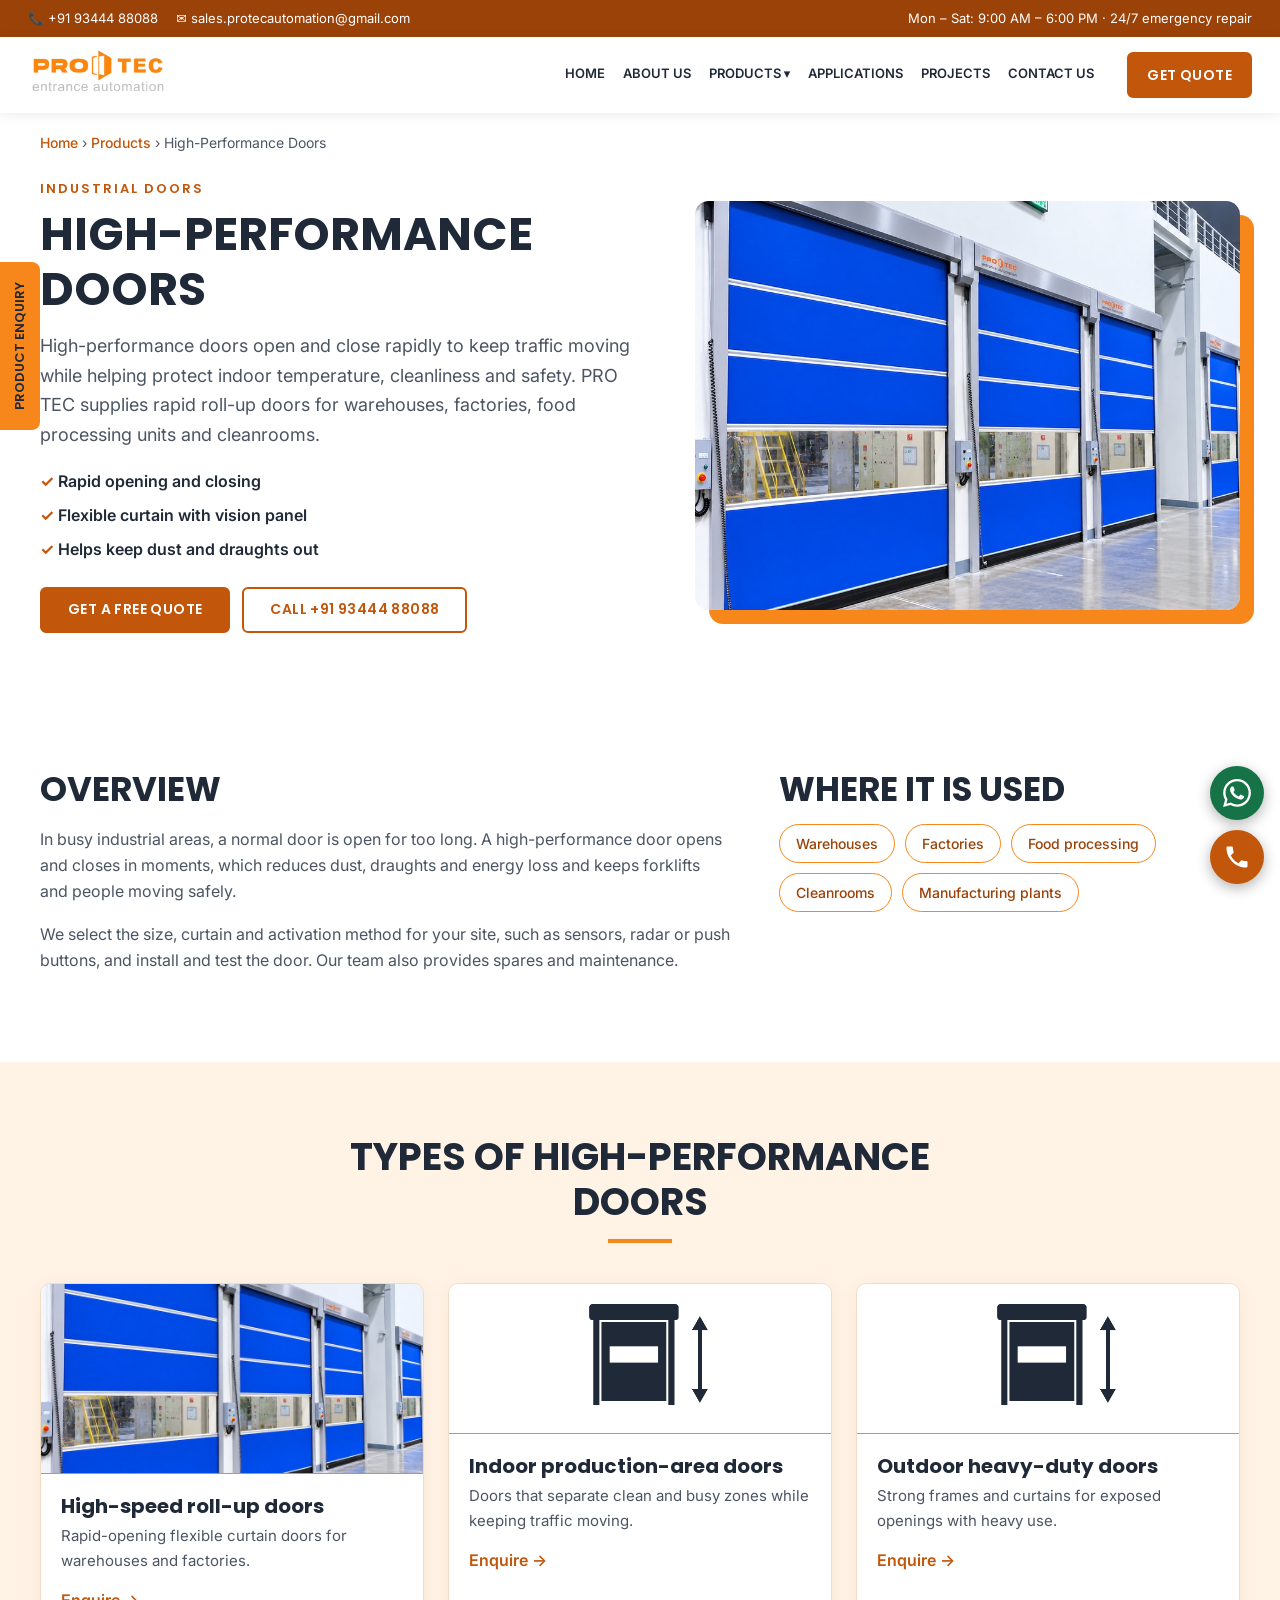
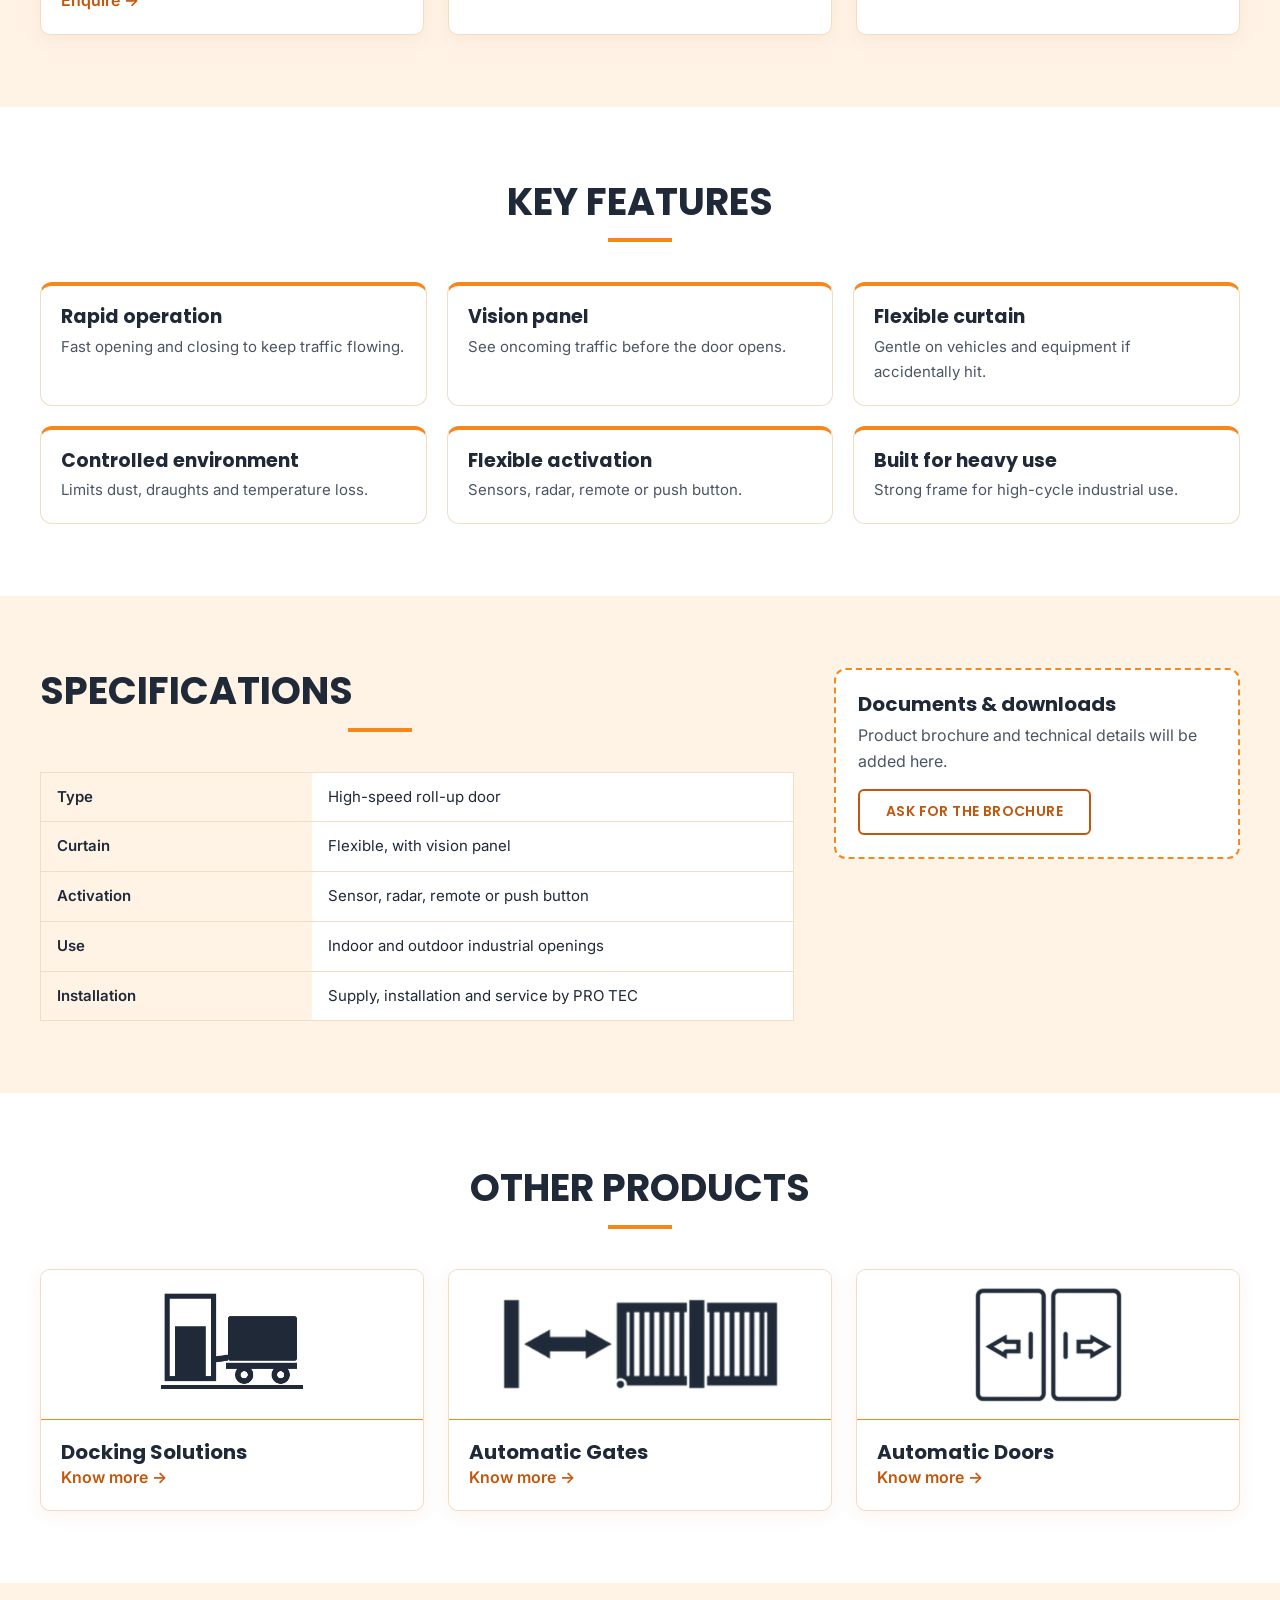
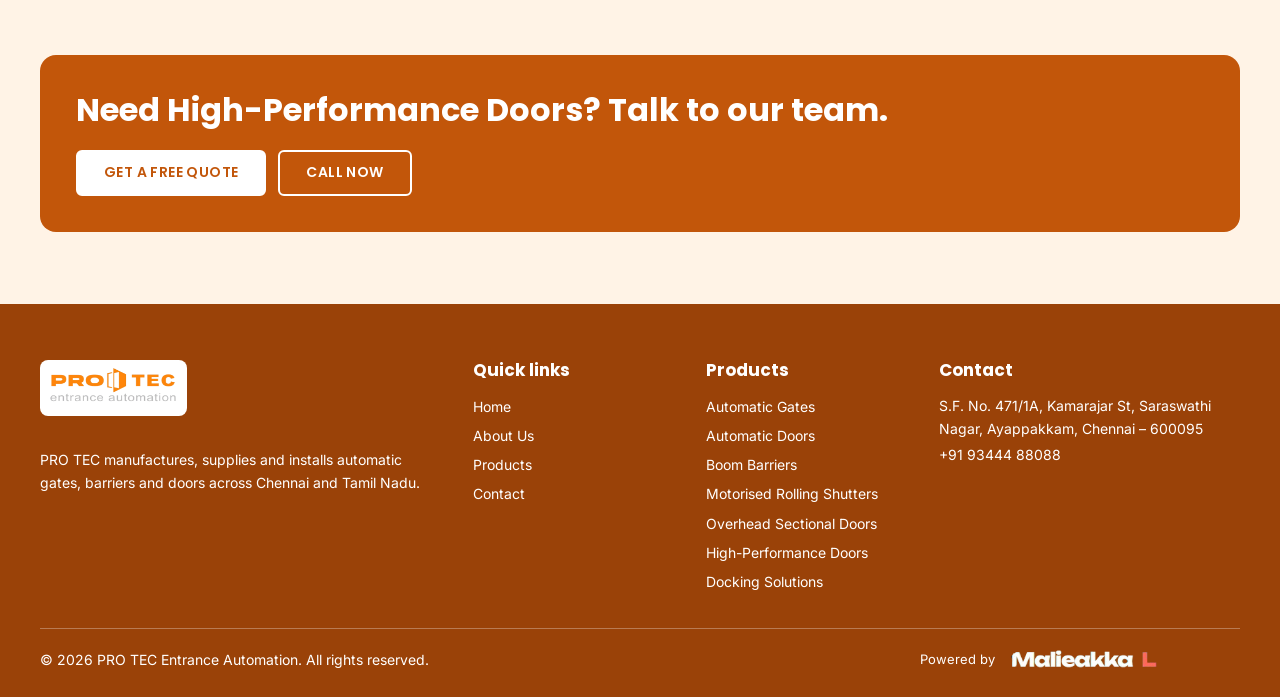
<file: pages/high-performance-doors.html>
<!doctype html><html lang="en"><head><meta charset="utf-8">
<meta name="viewport" content="width=device-width, initial-scale=1">
<title>High-Performance Doors in Chennai | PRO TEC</title>
<meta name="description" content="High-performance doors open and close rapidly to keep traffic moving while helping protect indoor temperature, cleanliness and safety. Supply, installation…">
<meta name="robots" content="index, follow, max-image-preview:large">
<link rel="canonical" href="https://protecentranceautomation.com/pages/high-performance-doors.html">
<meta name="theme-color" content="#C2560A">
<meta property="og:type" content="website"><meta property="og:site_name" content="PRO TEC Entrance Automation"><meta property="og:locale" content="en_IN">
<meta property="og:title" content="High-Performance Doors in Chennai | PRO TEC"><meta property="og:description" content="High-performance doors open and close rapidly to keep traffic moving while helping protect indoor temperature, cleanliness and safety. Supply, installation…"><meta property="og:url" content="https://protecentranceautomation.com/pages/high-performance-doors.html"><meta property="og:image" content="https://protecentranceautomation.com/assets/images/products/high-speed-door-chennai.jpg">
<script type="application/ld+json">{"@context": "https://schema.org", "@type": "BreadcrumbList", "itemListElement": [{"@type": "ListItem", "position": 1, "name": "Home", "item": "https://protecentranceautomation.com/"}, {"@type": "ListItem", "position": 2, "name": "Products", "item": "https://protecentranceautomation.com/#products"}, {"@type": "ListItem", "position": 3, "name": "High-Performance Doors", "item": "https://protecentranceautomation.com/pages/high-performance-doors.html"}]}</script>
<link href="https://fonts.googleapis.com/css2?family=Poppins:wght@500;600;700&family=Inter:wght@400;500;600&display=swap" rel="stylesheet">
<link rel="stylesheet" href="../assets/css/style.css"></head><body><div class="top"><div class="w"><div><a href="tel:+919344488088">📞 +91 93444 88088</a><a href="mailto:sales.protecautomation@gmail.com">✉ sales.protecautomation@gmail.com</a></div><div>Mon – Sat: 9:00 AM – 6:00 PM · 24/7 emergency repair</div></div></div>
<header><div class="w nav"><a href="../index.html"><img src="../assets/images/logos/protec-logo.png" alt="PRO TEC entrance automation" width="141" height="54"></a>
<button class="burger" id="bg" aria-label="Open menu">☰</button>
<nav class="menu" id="mn"><a href="../index.html">Home</a><a href="../index.html#about">About Us</a>
<div class="dd"><a href="../index.html#products">Products ▾</a><div class="sub"><a href="automatic-gates.html">Automatic Gates</a><a href="automatic-doors.html">Automatic Doors</a><a href="boom-barriers.html">Boom Barriers</a><a href="motorised-rolling-shutter.html">Motorised Rolling Shutters</a><a href="overhead-sectional-doors.html">Overhead Sectional Doors</a><a href="high-performance-doors.html">High-Performance Doors</a><a href="docking-solutions.html">Docking Solutions</a></div></div>
<a href="../index.html#applications">Applications</a><a href="../index.html#projects">Projects</a><a href="../index.html#contact">Contact Us</a></nav>
<a class="btn" href="../index.html#contact">Get Quote</a></div></header>
<main id="top"><div class="w crumb"><a href="../index.html">Home</a> › <a href="../index.html#products">Products</a> › High-Performance Doors</div>
<section><div class="w pp-top"><div><div class="kick">Industrial doors</div><h1>High-Performance Doors</h1><p class="lead">High-performance doors open and close rapidly to keep traffic moving while helping protect indoor temperature, cleanliness and safety. PRO TEC supplies rapid roll-up doors for warehouses, factories, food processing units and cleanrooms.</p>
<ul class="hl"><li>Rapid opening and closing</li><li>Flexible curtain with vision panel</li><li>Helps keep dust and draughts out</li></ul>
<div class="row"><a class="btn" href="https://wa.me/919344488088?text=Hi%20PRO%20TEC%2C%20I%20would%20like%20a%20quote%20for%20High-Performance%20Doors.">Get a free quote</a><a class="btn o" href="tel:+919344488088">Call +91 93444 88088</a></div></div><div class="pp-img"><img src="../assets/images/products/high-speed-door-chennai.jpg" alt="PRO TEC high-speed doors in a factory" width="900" height="900" decoding="async"></div></div></section>
<section class="sec" id="overview"><div class="w two2"><div><h2>Overview</h2><p>In busy industrial areas, a normal door is open for too long. A high-performance door opens and closes in moments, which reduces dust, draughts and energy loss and keeps forklifts and people moving safely.</p><p>We select the size, curtain and activation method for your site, such as sensors, radar or push buttons, and install and test the door. Our team also provides spares and maintenance.</p></div><div><h2>Where it is used</h2><div class="chips" style="justify-content:flex-start"><span>Warehouses</span><span>Factories</span><span>Food processing</span><span>Cleanrooms</span><span>Manufacturing plants</span></div></div></div></section>
<section class="sec tint" id="types"><div class="w"><div class="head"><h2>Types of High-Performance Doors</h2></div><div class="g"><div class="pc"><img class="pimg" src="../assets/images/products/high-speed-door-chennai.jpg" alt="High-speed roll-up doors by PRO TEC" loading="lazy" style="object-position:center"><div class="b"><h3>High-speed roll-up doors</h3><p>Rapid-opening flexible curtain doors for warehouses and factories.</p><a class="more" href="https://wa.me/919344488088?text=Hi%20PRO%20TEC%2C%20I%20would%20like%20details%20of%20High-speed%20roll-up%20doors%20%28High-Performance%20Doors%29.">Enquire →</a></div></div><div class="pc"><div class="sym"><img src="../assets/images/symbols/high-performance-door-symbol.png" alt="Indoor production-area doors symbol" loading="lazy"></div><div class="b"><h3>Indoor production-area doors</h3><p>Doors that separate clean and busy zones while keeping traffic moving.</p><a class="more" href="https://wa.me/919344488088?text=Hi%20PRO%20TEC%2C%20I%20would%20like%20details%20of%20Indoor%20production-area%20doors%20%28High-Performance%20Doors%29.">Enquire →</a></div></div><div class="pc"><div class="sym"><img src="../assets/images/symbols/high-performance-door-symbol.png" alt="Outdoor heavy-duty doors symbol" loading="lazy"></div><div class="b"><h3>Outdoor heavy-duty doors</h3><p>Strong frames and curtains for exposed openings with heavy use.</p><a class="more" href="https://wa.me/919344488088?text=Hi%20PRO%20TEC%2C%20I%20would%20like%20details%20of%20Outdoor%20heavy-duty%20doors%20%28High-Performance%20Doors%29.">Enquire →</a></div></div></div></div></section>

<section class="sec" id="features"><div class="w"><div class="head"><h2>Key features</h2></div><div class="feat"><div><h3>Rapid operation</h3><p>Fast opening and closing to keep traffic flowing.</p></div><div><h3>Vision panel</h3><p>See oncoming traffic before the door opens.</p></div><div><h3>Flexible curtain</h3><p>Gentle on vehicles and equipment if accidentally hit.</p></div><div><h3>Controlled environment</h3><p>Limits dust, draughts and temperature loss.</p></div><div><h3>Flexible activation</h3><p>Sensors, radar, remote or push button.</p></div><div><h3>Built for heavy use</h3><p>Strong frame for high-cycle industrial use.</p></div></div></div></section>
<section class="sec tint" id="specs"><div class="w sp2"><div><div class="head" style="text-align:left;margin-left:0"><h2>Specifications</h2></div><table class="spec"><tr><th>Type</th><td>High-speed roll-up door</td></tr><tr><th>Curtain</th><td>Flexible, with vision panel</td></tr><tr><th>Activation</th><td>Sensor, radar, remote or push button</td></tr><tr><th>Use</th><td>Indoor and outdoor industrial openings</td></tr><tr><th>Installation</th><td>Supply, installation and service by PRO TEC</td></tr></table></div>
<div class="dl"><h3>Documents &amp; downloads</h3><p>Product brochure and technical details will be added here.</p><a class="btn o" href="../index.html#contact">Ask for the brochure</a></div></div></section>
<section class="sec rel"><div class="w"><div class="head"><h2>Other products</h2></div><div class="g"><div class="pc"><div class="sym"><img src="../assets/images/symbols/docking-solutions-symbol.png" alt="Docking Solutions symbol" loading="lazy"></div><div class="b"><h3>Docking Solutions</h3><a class="more" href="docking-solutions.html">Know more →</a></div></div><div class="pc"><div class="sym"><img src="../assets/images/symbols/sliding-gate-symbol.png" alt="Automatic Gates symbol" loading="lazy"></div><div class="b"><h3>Automatic Gates</h3><a class="more" href="automatic-gates.html">Know more →</a></div></div><div class="pc"><div class="sym"><img src="../assets/images/symbols/automatic-door-symbol.png" alt="Automatic Doors symbol" loading="lazy"></div><div class="b"><h3>Automatic Doors</h3><a class="more" href="automatic-doors.html">Know more →</a></div></div></div></div></section>
<section class="sec tint"><div class="w"><div class="cta"><h2>Need High-Performance Doors? Talk to our team.</h2><div class="row"><a class="btn" href="https://wa.me/919344488088?text=Hi%20PRO%20TEC%2C%20I%20would%20like%20a%20quote%20for%20High-Performance%20Doors.">Get a free quote</a><a class="btn o" href="tel:+919344488088">Call now</a></div></div></div></section></main>
<footer><div class="w"><div class="g"><div><img src="../assets/images/logos/protec-logo.png" alt="PRO TEC" width="147" height="56" loading="lazy" style="height:56px;background:#fff;border-radius:8px;padding:6px;margin-bottom:12px"><p>PRO TEC manufactures, supplies and installs automatic gates, barriers and doors across Chennai and Tamil Nadu.</p></div>
<div><h3>Quick links</h3><a href="../index.html">Home</a><a href="../index.html#about">About Us</a><a href="../index.html#products">Products</a><a href="../index.html#contact">Contact</a></div>
<div><h3>Products</h3><a href="automatic-gates.html">Automatic Gates</a><a href="automatic-doors.html">Automatic Doors</a><a href="boom-barriers.html">Boom Barriers</a><a href="motorised-rolling-shutter.html">Motorised Rolling Shutters</a><a href="overhead-sectional-doors.html">Overhead Sectional Doors</a><a href="high-performance-doors.html">High-Performance Doors</a><a href="docking-solutions.html">Docking Solutions</a></div>
<div><h3>Contact</h3><p>S.F. No. 471/1A, Kamarajar St, Saraswathi Nagar, Ayappakkam, Chennai – 600095<br><a href="tel:+919344488088">+91 93444 88088</a></p></div></div>
<div class="cp"><span>© 2026 PRO TEC Entrance Automation. All rights reserved.</span><span class="pw">Powered by <img src="../assets/images/logos/malieakka-logo.png" alt="Malieakka" width="157" height="26" loading="lazy" decoding="async"></span></div></div></footer>
<a class="enq" href="../index.html#contact">Product enquiry</a>
<div class="fab"><a href="https://wa.me/919344488088" style="background:#157347" aria-label="WhatsApp PRO TEC"><svg viewBox="0 0 24 24" aria-hidden="true"><path d="M17.472 14.382c-.297-.149-1.758-.867-2.03-.967-.273-.099-.471-.148-.67.15-.197.297-.767.966-.94 1.164-.173.199-.347.223-.644.075-.297-.15-1.255-.463-2.39-1.475-.883-.788-1.48-1.761-1.653-2.059-.173-.297-.018-.458.13-.606.134-.133.298-.347.446-.52.149-.174.198-.298.298-.497.099-.198.05-.371-.025-.52-.075-.149-.669-1.612-.916-2.207-.242-.579-.487-.5-.669-.51-.173-.008-.371-.01-.57-.01-.198 0-.52.074-.792.372-.272.297-1.04 1.016-1.04 2.479 0 1.462 1.065 2.875 1.213 3.074.149.198 2.096 3.2 5.077 4.487.709.306 1.262.489 1.694.625.712.227 1.36.195 1.871.118.571-.085 1.758-.719 2.006-1.413.248-.694.248-1.289.173-1.413-.074-.124-.272-.198-.57-.347m-5.421 7.403h-.004a9.87 9.87 0 01-5.031-1.378l-.361-.214-3.741.982.998-3.648-.235-.374a9.86 9.86 0 01-1.51-5.26c.001-5.45 4.436-9.884 9.888-9.884 2.64 0 5.122 1.03 6.988 2.898a9.825 9.825 0 012.893 6.994c-.003 5.45-4.437 9.884-9.885 9.884m8.413-18.297A11.815 11.815 0 0012.05 0C5.495 0 .16 5.335.157 11.892c0 2.096.547 4.142 1.588 5.945L.057 24l6.305-1.654a11.882 11.882 0 005.683 1.448h.005c6.554 0 11.89-5.335 11.893-11.893a11.821 11.821 0 00-3.48-8.413Z"/></svg></a><a href="tel:+919344488088" style="background:var(--od)" aria-label="Call PRO TEC"><svg viewBox="0 0 24 24" aria-hidden="true"><path d="M6.62 10.79c1.44 2.83 3.76 5.14 6.59 6.59l2.2-2.2c.27-.27.67-.36 1.02-.24 1.12.37 2.33.57 3.57.57.55 0 1 .45 1 1V20c0 .55-.45 1-1 1-9.39 0-17-7.61-17-17 0-.55.45-1 1-1h3.5c.55 0 1 .45 1 1 0 1.25.2 2.45.57 3.57.11.35.03.74-.25 1.02l-2.2 2.2z"/></svg></a></div>
<script src="../assets/js/site.js" defer></script></body></html>
</file>
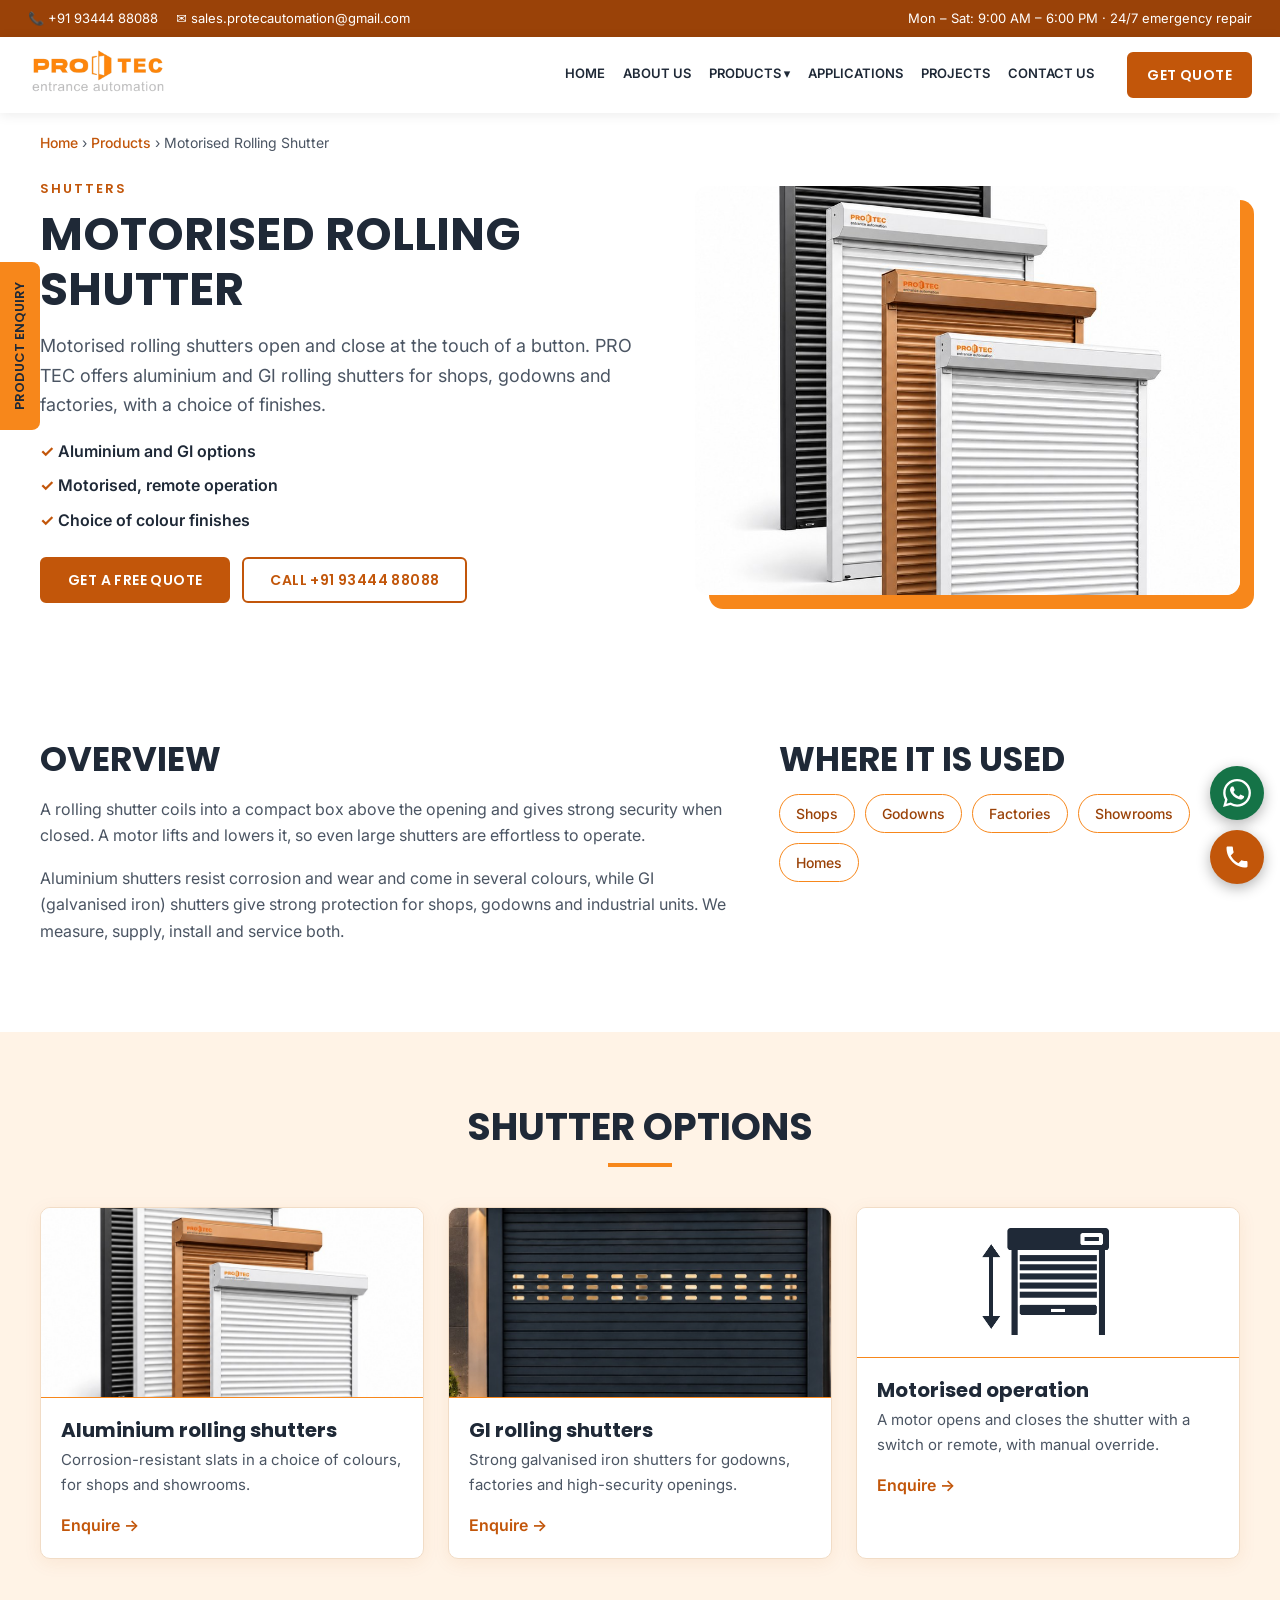
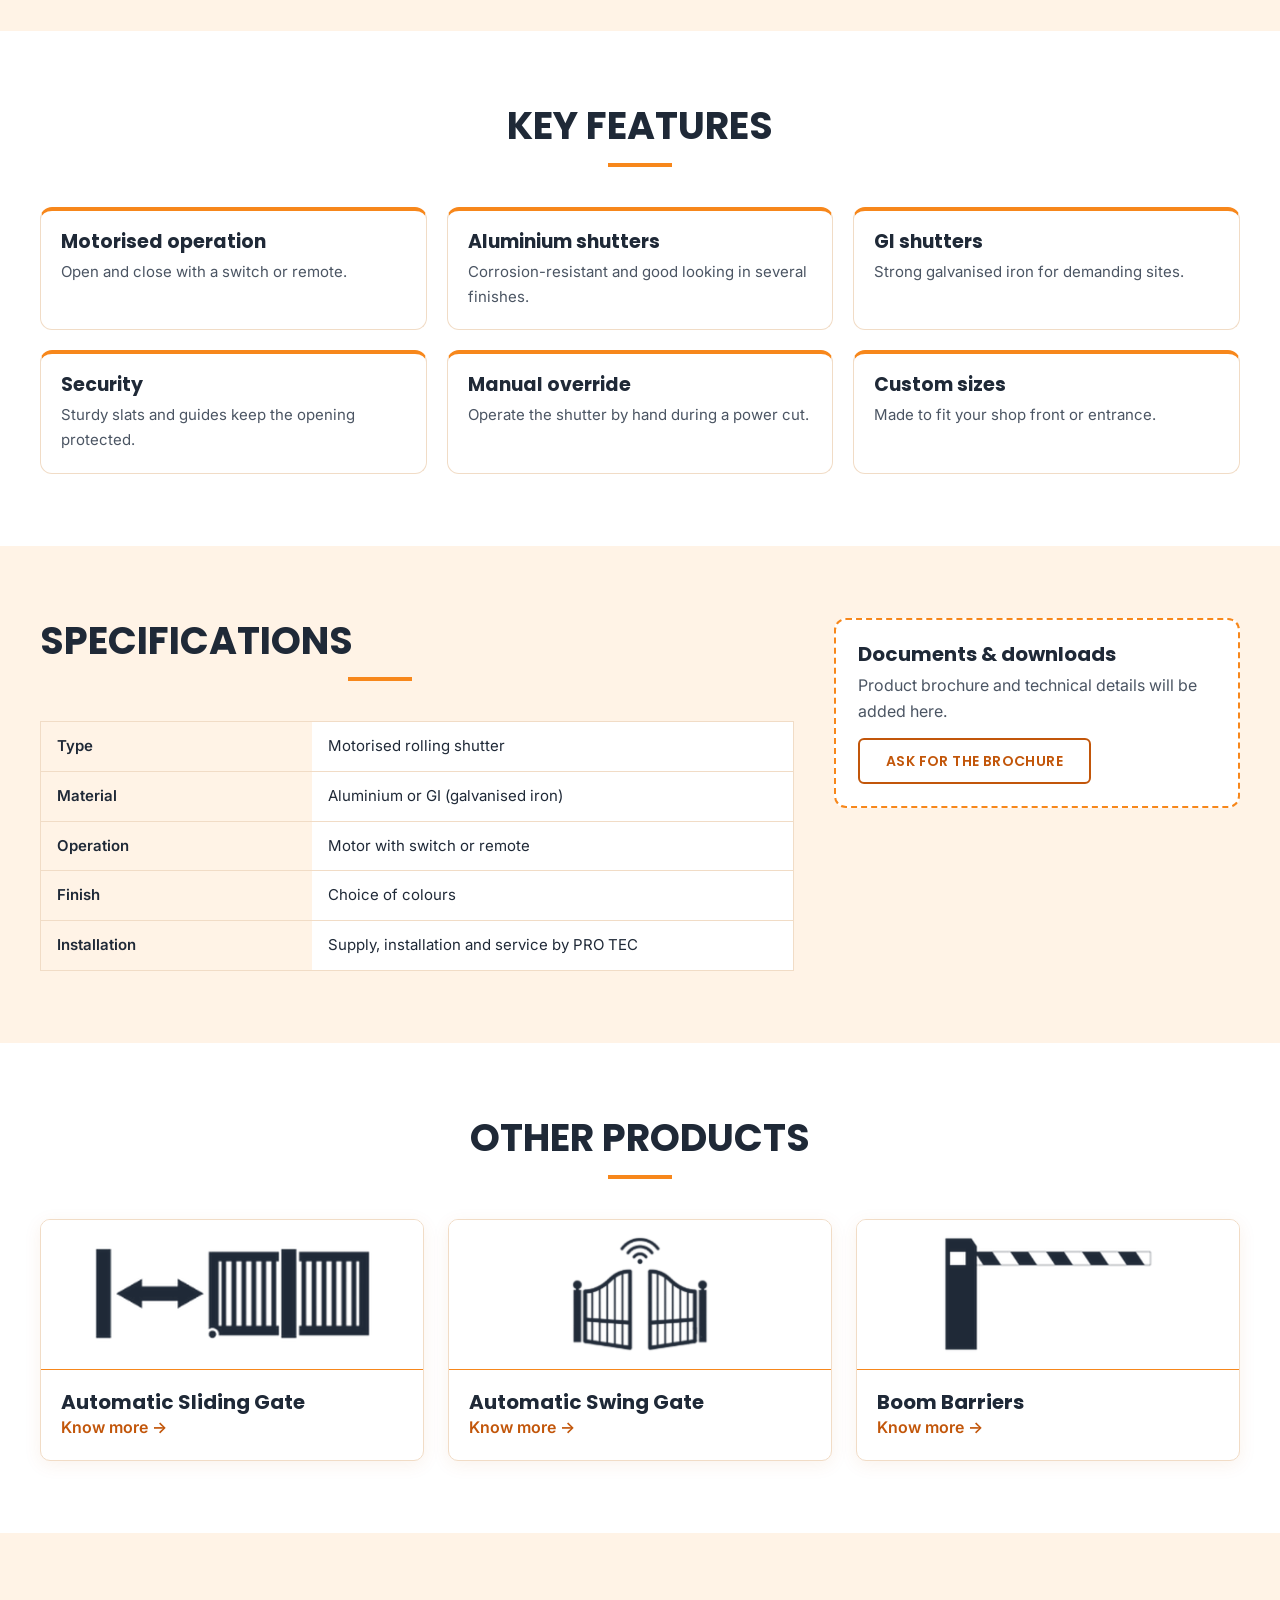
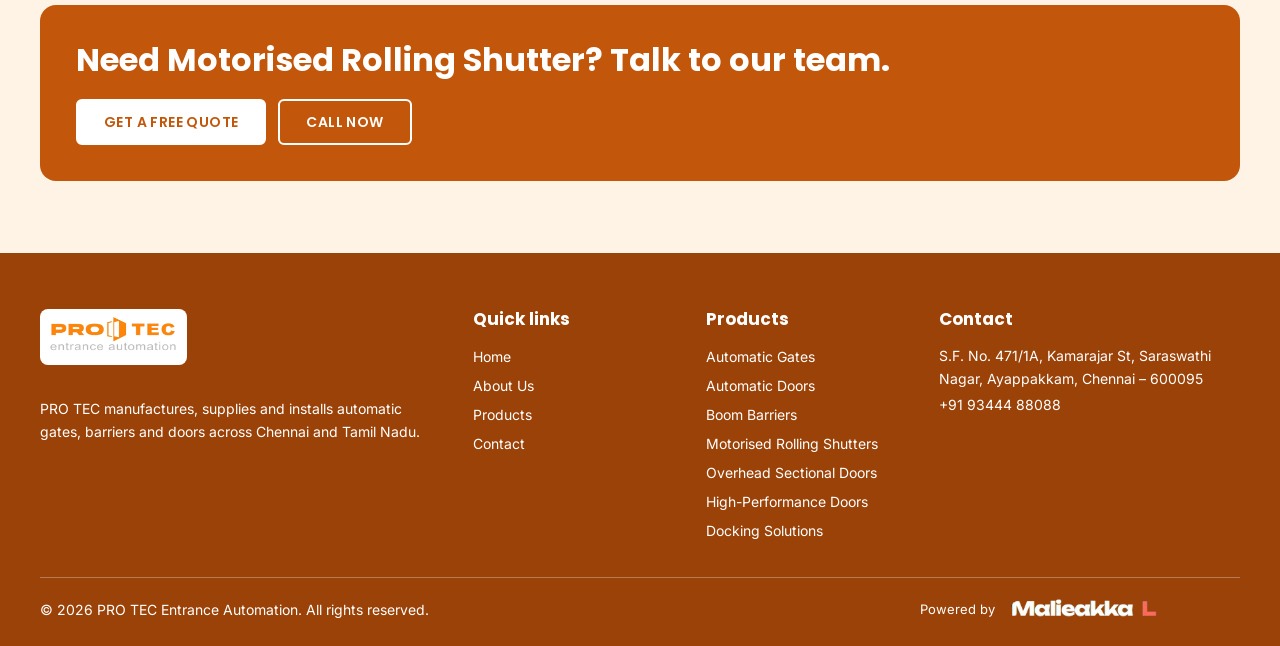
<file: pages/motorised-rolling-shutter.html>
<!doctype html><html lang="en"><head><meta charset="utf-8">
<meta name="viewport" content="width=device-width, initial-scale=1">
<title>Motorised Rolling Shutter in Chennai | PRO TEC</title>
<meta name="description" content="Motorised rolling shutters open and close at the touch of a button. Supply, installation and service in Chennai and Tamil Nadu by PRO TEC.">
<meta name="robots" content="index, follow, max-image-preview:large">
<link rel="canonical" href="https://protecentranceautomation.com/pages/motorised-rolling-shutter.html">
<meta name="theme-color" content="#C2560A">
<meta property="og:type" content="website"><meta property="og:site_name" content="PRO TEC Entrance Automation"><meta property="og:locale" content="en_IN">
<meta property="og:title" content="Motorised Rolling Shutter in Chennai | PRO TEC"><meta property="og:description" content="Motorised rolling shutters open and close at the touch of a button. Supply, installation and service in Chennai and Tamil Nadu by PRO TEC."><meta property="og:url" content="https://protecentranceautomation.com/pages/motorised-rolling-shutter.html"><meta property="og:image" content="https://protecentranceautomation.com/assets/images/products/aluminium-rolling-shutter-chennai.jpg">
<script type="application/ld+json">{"@context": "https://schema.org", "@type": "BreadcrumbList", "itemListElement": [{"@type": "ListItem", "position": 1, "name": "Home", "item": "https://protecentranceautomation.com/"}, {"@type": "ListItem", "position": 2, "name": "Products", "item": "https://protecentranceautomation.com/#products"}, {"@type": "ListItem", "position": 3, "name": "Motorised Rolling Shutter", "item": "https://protecentranceautomation.com/pages/motorised-rolling-shutter.html"}]}</script>
<link href="https://fonts.googleapis.com/css2?family=Poppins:wght@500;600;700&family=Inter:wght@400;500;600&display=swap" rel="stylesheet">
<link rel="stylesheet" href="../assets/css/style.css"></head><body><div class="top"><div class="w"><div><a href="tel:+919344488088">📞 +91 93444 88088</a><a href="mailto:sales.protecautomation@gmail.com">✉ sales.protecautomation@gmail.com</a></div><div>Mon – Sat: 9:00 AM – 6:00 PM · 24/7 emergency repair</div></div></div>
<header><div class="w nav"><a href="../index.html"><img src="../assets/images/logos/protec-logo.png" alt="PRO TEC entrance automation" width="141" height="54"></a>
<button class="burger" id="bg" aria-label="Open menu">☰</button>
<nav class="menu" id="mn"><a href="../index.html">Home</a><a href="../index.html#about">About Us</a>
<div class="dd"><a href="../index.html#products">Products ▾</a><div class="sub"><a href="automatic-gates.html">Automatic Gates</a><a href="automatic-doors.html">Automatic Doors</a><a href="boom-barriers.html">Boom Barriers</a><a href="motorised-rolling-shutter.html">Motorised Rolling Shutters</a><a href="overhead-sectional-doors.html">Overhead Sectional Doors</a><a href="high-performance-doors.html">High-Performance Doors</a><a href="docking-solutions.html">Docking Solutions</a></div></div>
<a href="../index.html#applications">Applications</a><a href="../index.html#projects">Projects</a><a href="../index.html#contact">Contact Us</a></nav>
<a class="btn" href="../index.html#contact">Get Quote</a></div></header>
<main id="top"><div class="w crumb"><a href="../index.html">Home</a> › <a href="../index.html#products">Products</a> › Motorised Rolling Shutter</div>
<section><div class="w pp-top"><div><div class="kick">Shutters</div><h1>Motorised Rolling Shutter</h1><p class="lead">Motorised rolling shutters open and close at the touch of a button. PRO TEC offers aluminium and GI rolling shutters for shops, godowns and factories, with a choice of finishes.</p>
<ul class="hl"><li>Aluminium and GI options</li><li>Motorised, remote operation</li><li>Choice of colour finishes</li></ul>
<div class="row"><a class="btn" href="https://wa.me/919344488088?text=Hi%20PRO%20TEC%2C%20I%20would%20like%20a%20quote%20for%20Motorised%20Rolling%20Shutter.">Get a free quote</a><a class="btn o" href="tel:+919344488088">Call +91 93444 88088</a></div></div><div class="pp-img"><img src="../assets/images/products/aluminium-rolling-shutter-chennai.jpg" alt="PRO TEC aluminium rolling shutters in black, white and brown finishes" width="900" height="900" decoding="async"></div></div></section>
<section class="sec" id="overview"><div class="w two2"><div><h2>Overview</h2><p>A rolling shutter coils into a compact box above the opening and gives strong security when closed. A motor lifts and lowers it, so even large shutters are effortless to operate.</p><p>Aluminium shutters resist corrosion and wear and come in several colours, while GI (galvanised iron) shutters give strong protection for shops, godowns and industrial units. We measure, supply, install and service both.</p></div><div><h2>Where it is used</h2><div class="chips" style="justify-content:flex-start"><span>Shops</span><span>Godowns</span><span>Factories</span><span>Showrooms</span><span>Homes</span></div></div></div></section>
<section class="sec tint" id="types"><div class="w"><div class="head"><h2>Shutter Options</h2></div><div class="g"><div class="pc"><img class="pimg" src="../assets/images/products/aluminium-rolling-shutter-chennai.jpg" alt="Aluminium rolling shutters by PRO TEC" loading="lazy" style="object-position:center"><div class="b"><h3>Aluminium rolling shutters</h3><p>Corrosion-resistant slats in a choice of colours, for shops and showrooms.</p><a class="more" href="https://wa.me/919344488088?text=Hi%20PRO%20TEC%2C%20I%20would%20like%20details%20of%20Aluminium%20rolling%20shutters%20%28Motorised%20Rolling%20Shutters%29.">Enquire →</a></div></div><div class="pc"><img class="pimg" src="../assets/images/products/gi-rolling-shutter-chennai.jpg" alt="GI rolling shutters by PRO TEC" loading="lazy" style="object-position:center"><div class="b"><h3>GI rolling shutters</h3><p>Strong galvanised iron shutters for godowns, factories and high-security openings.</p><a class="more" href="https://wa.me/919344488088?text=Hi%20PRO%20TEC%2C%20I%20would%20like%20details%20of%20GI%20rolling%20shutters%20%28Motorised%20Rolling%20Shutters%29.">Enquire →</a></div></div><div class="pc"><div class="sym"><img src="../assets/images/symbols/motorised-rolling-shutter-symbol.png" alt="Motorised operation symbol" loading="lazy"></div><div class="b"><h3>Motorised operation</h3><p>A motor opens and closes the shutter with a switch or remote, with manual override.</p><a class="more" href="https://wa.me/919344488088?text=Hi%20PRO%20TEC%2C%20I%20would%20like%20details%20of%20Motorised%20operation%20%28Motorised%20Rolling%20Shutters%29.">Enquire →</a></div></div></div></div></section>
<section class="sec" id="features"><div class="w"><div class="head"><h2>Key features</h2></div><div class="feat"><div><h3>Motorised operation</h3><p>Open and close with a switch or remote.</p></div><div><h3>Aluminium shutters</h3><p>Corrosion-resistant and good looking in several finishes.</p></div><div><h3>GI shutters</h3><p>Strong galvanised iron for demanding sites.</p></div><div><h3>Security</h3><p>Sturdy slats and guides keep the opening protected.</p></div><div><h3>Manual override</h3><p>Operate the shutter by hand during a power cut.</p></div><div><h3>Custom sizes</h3><p>Made to fit your shop front or entrance.</p></div></div></div></section>
<section class="sec tint" id="specs"><div class="w sp2"><div><div class="head" style="text-align:left;margin-left:0"><h2>Specifications</h2></div><table class="spec"><tr><th>Type</th><td>Motorised rolling shutter</td></tr><tr><th>Material</th><td>Aluminium or GI (galvanised iron)</td></tr><tr><th>Operation</th><td>Motor with switch or remote</td></tr><tr><th>Finish</th><td>Choice of colours</td></tr><tr><th>Installation</th><td>Supply, installation and service by PRO TEC</td></tr></table></div>
<div class="dl"><h3>Documents &amp; downloads</h3><p>Product brochure and technical details will be added here.</p><a class="btn o" href="../index.html#contact">Ask for the brochure</a></div></div></section>
<section class="sec rel"><div class="w"><div class="head"><h2>Other products</h2></div><div class="g"><div class="pc"><div class="sym"><img src="../assets/images/symbols/sliding-gate-symbol.png" alt="Automatic Sliding Gate symbol" loading="lazy"></div><div class="b"><h3>Automatic Sliding Gate</h3><a class="more" href="automatic-sliding-gate.html">Know more →</a></div></div><div class="pc"><div class="sym"><img src="../assets/images/symbols/swing-gate-symbol.png" alt="Automatic Swing Gate symbol" loading="lazy"></div><div class="b"><h3>Automatic Swing Gate</h3><a class="more" href="automatic-swing-gate.html">Know more →</a></div></div><div class="pc"><div class="sym"><img src="../assets/images/symbols/boom-barrier-symbol.png" alt="Boom Barriers symbol" loading="lazy"></div><div class="b"><h3>Boom Barriers</h3><a class="more" href="boom-barriers.html">Know more →</a></div></div></div></div></section>
<section class="sec tint"><div class="w"><div class="cta"><h2>Need Motorised Rolling Shutter? Talk to our team.</h2><div class="row"><a class="btn" href="https://wa.me/919344488088?text=Hi%20PRO%20TEC%2C%20I%20would%20like%20a%20quote%20for%20Motorised%20Rolling%20Shutter.">Get a free quote</a><a class="btn o" href="tel:+919344488088">Call now</a></div></div></div></section></main>
<footer><div class="w"><div class="g"><div><img src="../assets/images/logos/protec-logo.png" alt="PRO TEC" width="147" height="56" loading="lazy" style="height:56px;background:#fff;border-radius:8px;padding:6px;margin-bottom:12px"><p>PRO TEC manufactures, supplies and installs automatic gates, barriers and doors across Chennai and Tamil Nadu.</p></div>
<div><h3>Quick links</h3><a href="../index.html">Home</a><a href="../index.html#about">About Us</a><a href="../index.html#products">Products</a><a href="../index.html#contact">Contact</a></div>
<div><h3>Products</h3><a href="automatic-gates.html">Automatic Gates</a><a href="automatic-doors.html">Automatic Doors</a><a href="boom-barriers.html">Boom Barriers</a><a href="motorised-rolling-shutter.html">Motorised Rolling Shutters</a><a href="overhead-sectional-doors.html">Overhead Sectional Doors</a><a href="high-performance-doors.html">High-Performance Doors</a><a href="docking-solutions.html">Docking Solutions</a></div>
<div><h3>Contact</h3><p>S.F. No. 471/1A, Kamarajar St, Saraswathi Nagar, Ayappakkam, Chennai – 600095<br><a href="tel:+919344488088">+91 93444 88088</a></p></div></div>
<div class="cp"><span>© 2026 PRO TEC Entrance Automation. All rights reserved.</span><span class="pw">Powered by <img src="../assets/images/logos/malieakka-logo.png" alt="Malieakka" width="157" height="26" loading="lazy" decoding="async"></span></div></div></footer>
<a class="enq" href="../index.html#contact">Product enquiry</a>
<div class="fab"><a href="https://wa.me/919344488088" style="background:#157347" aria-label="WhatsApp PRO TEC"><svg viewBox="0 0 24 24" aria-hidden="true"><path d="M17.472 14.382c-.297-.149-1.758-.867-2.03-.967-.273-.099-.471-.148-.67.15-.197.297-.767.966-.94 1.164-.173.199-.347.223-.644.075-.297-.15-1.255-.463-2.39-1.475-.883-.788-1.48-1.761-1.653-2.059-.173-.297-.018-.458.13-.606.134-.133.298-.347.446-.52.149-.174.198-.298.298-.497.099-.198.05-.371-.025-.52-.075-.149-.669-1.612-.916-2.207-.242-.579-.487-.5-.669-.51-.173-.008-.371-.01-.57-.01-.198 0-.52.074-.792.372-.272.297-1.04 1.016-1.04 2.479 0 1.462 1.065 2.875 1.213 3.074.149.198 2.096 3.2 5.077 4.487.709.306 1.262.489 1.694.625.712.227 1.36.195 1.871.118.571-.085 1.758-.719 2.006-1.413.248-.694.248-1.289.173-1.413-.074-.124-.272-.198-.57-.347m-5.421 7.403h-.004a9.87 9.87 0 01-5.031-1.378l-.361-.214-3.741.982.998-3.648-.235-.374a9.86 9.86 0 01-1.51-5.26c.001-5.45 4.436-9.884 9.888-9.884 2.64 0 5.122 1.03 6.988 2.898a9.825 9.825 0 012.893 6.994c-.003 5.45-4.437 9.884-9.885 9.884m8.413-18.297A11.815 11.815 0 0012.05 0C5.495 0 .16 5.335.157 11.892c0 2.096.547 4.142 1.588 5.945L.057 24l6.305-1.654a11.882 11.882 0 005.683 1.448h.005c6.554 0 11.89-5.335 11.893-11.893a11.821 11.821 0 00-3.48-8.413Z"/></svg></a><a href="tel:+919344488088" style="background:var(--od)" aria-label="Call PRO TEC"><svg viewBox="0 0 24 24" aria-hidden="true"><path d="M6.62 10.79c1.44 2.83 3.76 5.14 6.59 6.59l2.2-2.2c.27-.27.67-.36 1.02-.24 1.12.37 2.33.57 3.57.57.55 0 1 .45 1 1V20c0 .55-.45 1-1 1-9.39 0-17-7.61-17-17 0-.55.45-1 1-1h3.5c.55 0 1 .45 1 1 0 1.25.2 2.45.57 3.57.11.35.03.74-.25 1.02l-2.2 2.2z"/></svg></a></div>
<script src="../assets/js/site.js" defer></script></body></html>
</file>
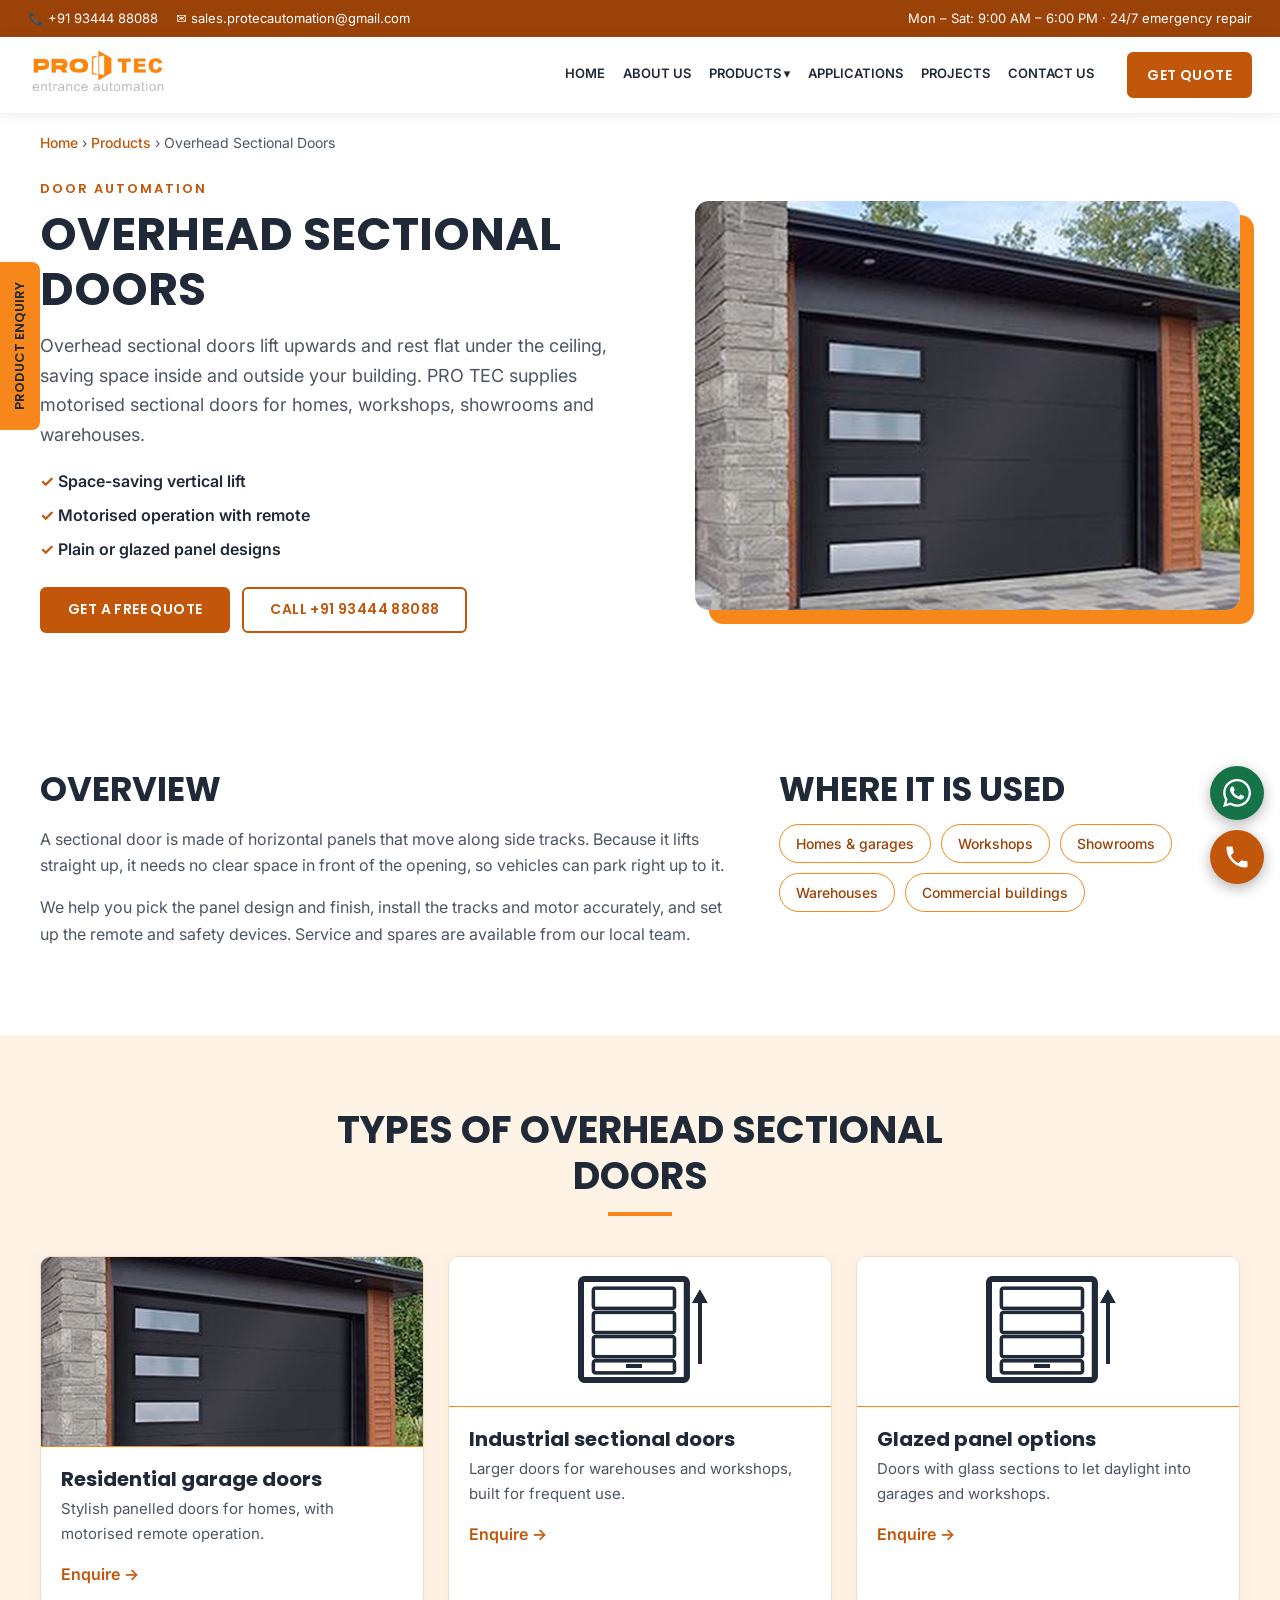
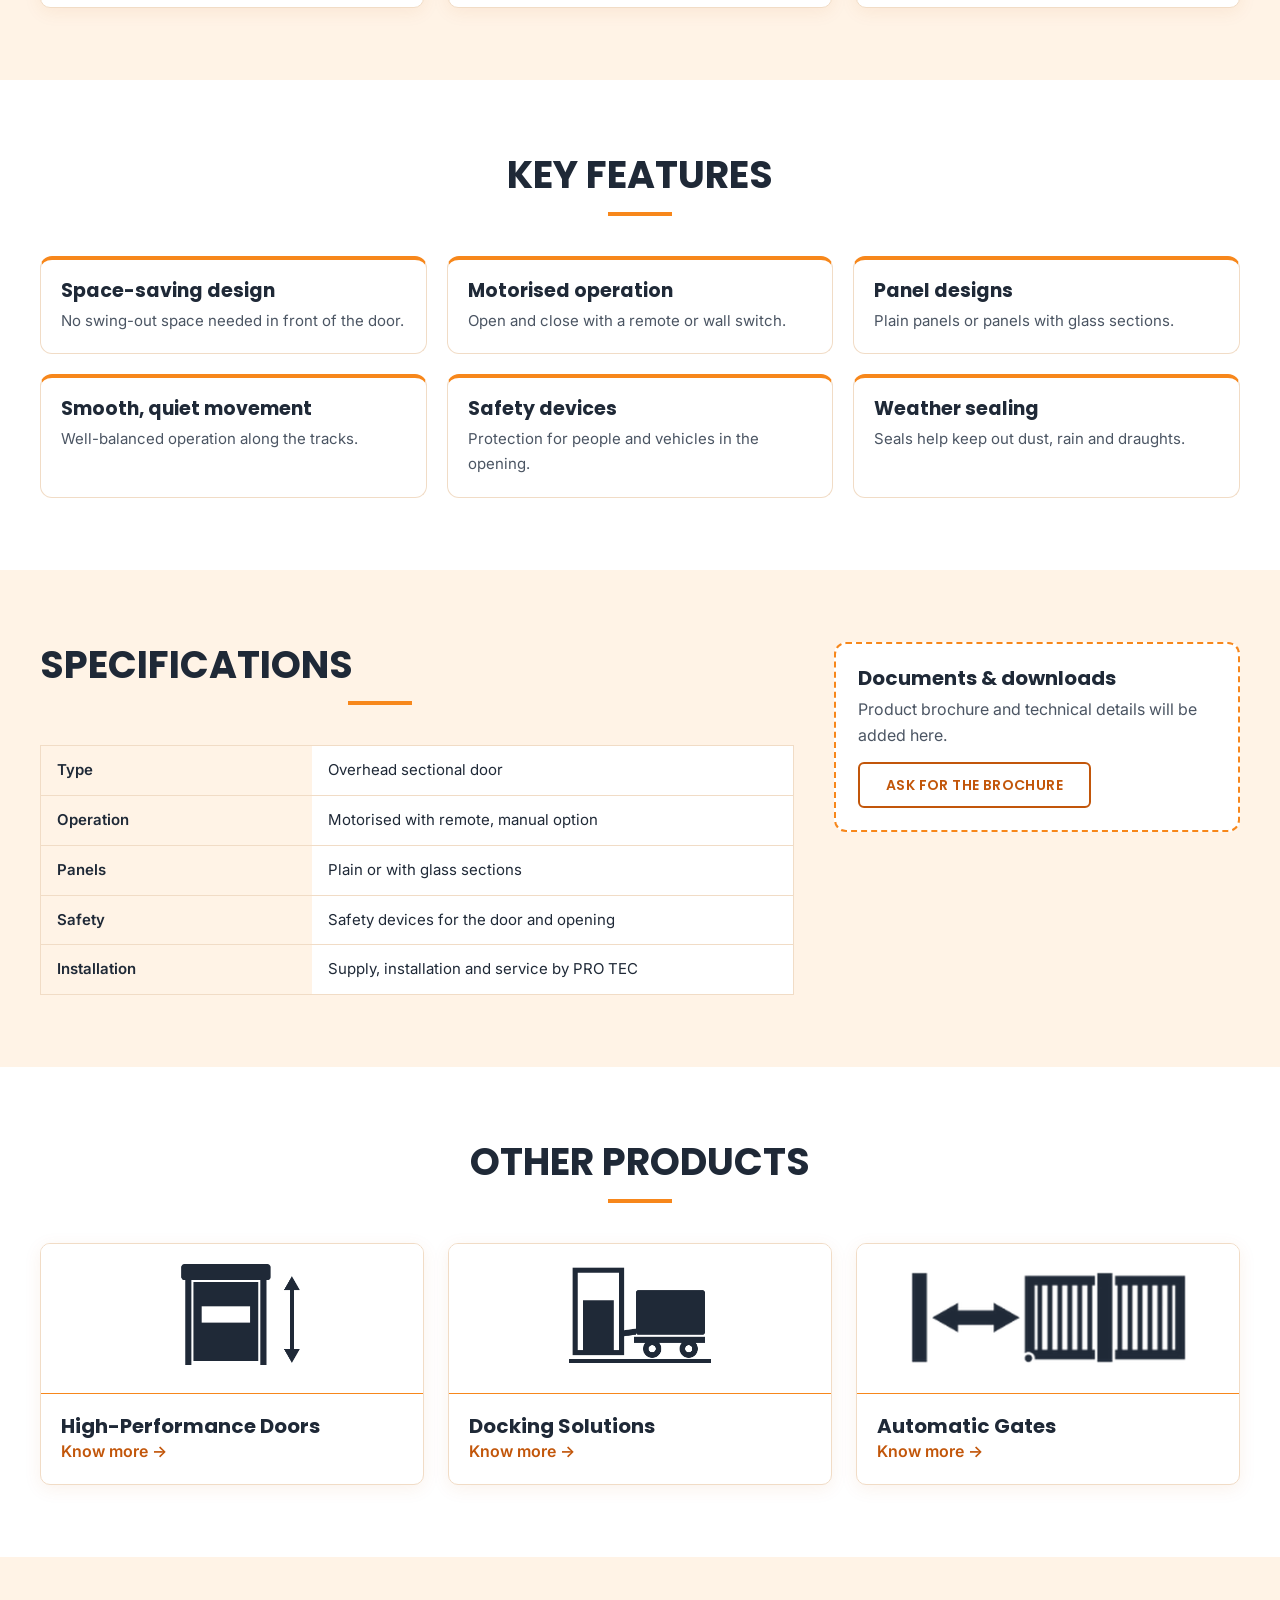
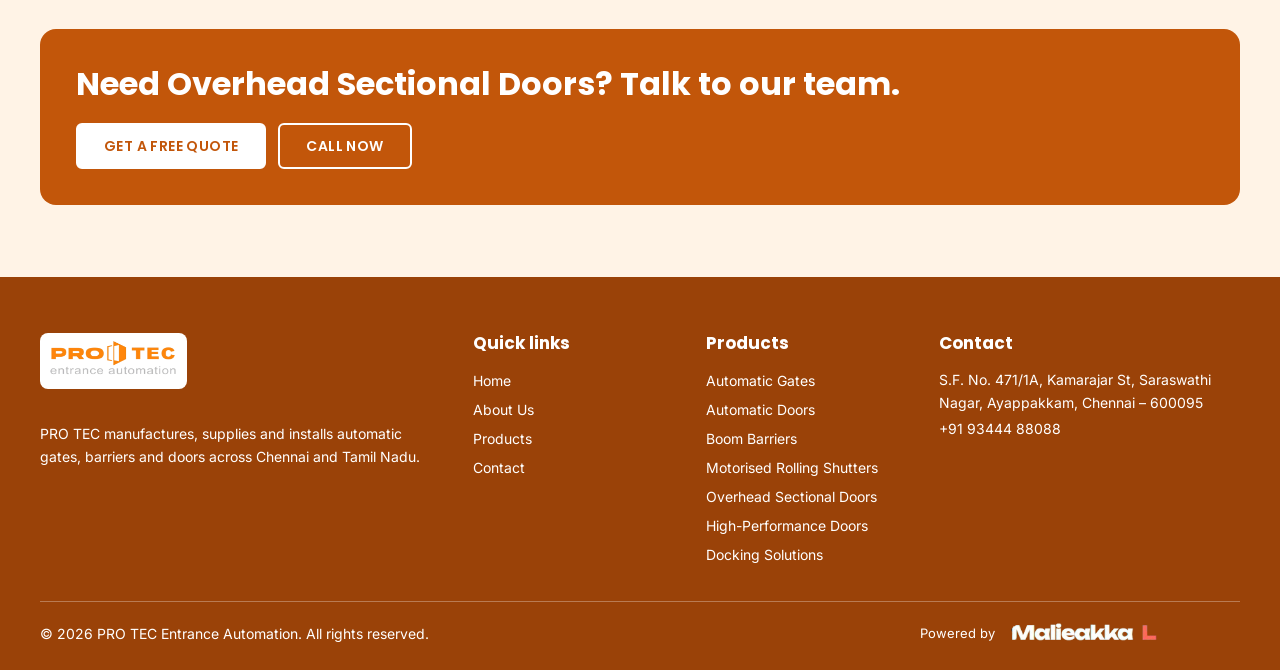
<file: pages/overhead-sectional-doors.html>
<!doctype html><html lang="en"><head><meta charset="utf-8">
<meta name="viewport" content="width=device-width, initial-scale=1">
<title>Overhead Sectional Doors in Chennai | PRO TEC</title>
<meta name="description" content="Overhead sectional doors lift upwards and rest flat under the ceiling, saving space inside and outside your building. Supply, installation and service in…">
<meta name="robots" content="index, follow, max-image-preview:large">
<link rel="canonical" href="https://protecentranceautomation.com/pages/overhead-sectional-doors.html">
<meta name="theme-color" content="#C2560A">
<meta property="og:type" content="website"><meta property="og:site_name" content="PRO TEC Entrance Automation"><meta property="og:locale" content="en_IN">
<meta property="og:title" content="Overhead Sectional Doors in Chennai | PRO TEC"><meta property="og:description" content="Overhead sectional doors lift upwards and rest flat under the ceiling, saving space inside and outside your building. Supply, installation and service in…"><meta property="og:url" content="https://protecentranceautomation.com/pages/overhead-sectional-doors.html"><meta property="og:image" content="https://protecentranceautomation.com/assets/images/products/garage-door-chennai.jpg">
<script type="application/ld+json">{"@context": "https://schema.org", "@type": "BreadcrumbList", "itemListElement": [{"@type": "ListItem", "position": 1, "name": "Home", "item": "https://protecentranceautomation.com/"}, {"@type": "ListItem", "position": 2, "name": "Products", "item": "https://protecentranceautomation.com/#products"}, {"@type": "ListItem", "position": 3, "name": "Overhead Sectional Doors", "item": "https://protecentranceautomation.com/pages/overhead-sectional-doors.html"}]}</script>
<link href="https://fonts.googleapis.com/css2?family=Poppins:wght@500;600;700&family=Inter:wght@400;500;600&display=swap" rel="stylesheet">
<link rel="stylesheet" href="../assets/css/style.css"></head><body><div class="top"><div class="w"><div><a href="tel:+919344488088">📞 +91 93444 88088</a><a href="mailto:sales.protecautomation@gmail.com">✉ sales.protecautomation@gmail.com</a></div><div>Mon – Sat: 9:00 AM – 6:00 PM · 24/7 emergency repair</div></div></div>
<header><div class="w nav"><a href="../index.html"><img src="../assets/images/logos/protec-logo.png" alt="PRO TEC entrance automation" width="141" height="54"></a>
<button class="burger" id="bg" aria-label="Open menu">☰</button>
<nav class="menu" id="mn"><a href="../index.html">Home</a><a href="../index.html#about">About Us</a>
<div class="dd"><a href="../index.html#products">Products ▾</a><div class="sub"><a href="automatic-gates.html">Automatic Gates</a><a href="automatic-doors.html">Automatic Doors</a><a href="boom-barriers.html">Boom Barriers</a><a href="motorised-rolling-shutter.html">Motorised Rolling Shutters</a><a href="overhead-sectional-doors.html">Overhead Sectional Doors</a><a href="high-performance-doors.html">High-Performance Doors</a><a href="docking-solutions.html">Docking Solutions</a></div></div>
<a href="../index.html#applications">Applications</a><a href="../index.html#projects">Projects</a><a href="../index.html#contact">Contact Us</a></nav>
<a class="btn" href="../index.html#contact">Get Quote</a></div></header>
<main id="top"><div class="w crumb"><a href="../index.html">Home</a> › <a href="../index.html#products">Products</a> › Overhead Sectional Doors</div>
<section><div class="w pp-top"><div><div class="kick">Door automation</div><h1>Overhead Sectional Doors</h1><p class="lead">Overhead sectional doors lift upwards and rest flat under the ceiling, saving space inside and outside your building. PRO TEC supplies motorised sectional doors for homes, workshops, showrooms and warehouses.</p>
<ul class="hl"><li>Space-saving vertical lift</li><li>Motorised operation with remote</li><li>Plain or glazed panel designs</li></ul>
<div class="row"><a class="btn" href="https://wa.me/919344488088?text=Hi%20PRO%20TEC%2C%20I%20would%20like%20a%20quote%20for%20Overhead%20Sectional%20Doors.">Get a free quote</a><a class="btn o" href="tel:+919344488088">Call +91 93444 88088</a></div></div><div class="pp-img"><img src="../assets/images/products/garage-door-chennai.jpg" alt="Modern black automatic garage door with glass panels" width="720" height="720" decoding="async"></div></div></section>
<section class="sec" id="overview"><div class="w two2"><div><h2>Overview</h2><p>A sectional door is made of horizontal panels that move along side tracks. Because it lifts straight up, it needs no clear space in front of the opening, so vehicles can park right up to it.</p><p>We help you pick the panel design and finish, install the tracks and motor accurately, and set up the remote and safety devices. Service and spares are available from our local team.</p></div><div><h2>Where it is used</h2><div class="chips" style="justify-content:flex-start"><span>Homes &amp; garages</span><span>Workshops</span><span>Showrooms</span><span>Warehouses</span><span>Commercial buildings</span></div></div></div></section>
<section class="sec tint" id="types"><div class="w"><div class="head"><h2>Types of Overhead Sectional Doors</h2></div><div class="g"><div class="pc"><img class="pimg" src="../assets/images/products/garage-door-chennai.jpg" alt="Residential garage doors by PRO TEC" loading="lazy" style="object-position:center"><div class="b"><h3>Residential garage doors</h3><p>Stylish panelled doors for homes, with motorised remote operation.</p><a class="more" href="https://wa.me/919344488088?text=Hi%20PRO%20TEC%2C%20I%20would%20like%20details%20of%20Residential%20garage%20doors%20%28Overhead%20Sectional%20Doors%29.">Enquire →</a></div></div><div class="pc"><div class="sym"><img src="../assets/images/symbols/overhead-sectional-door-symbol.png" alt="Industrial sectional doors symbol" loading="lazy"></div><div class="b"><h3>Industrial sectional doors</h3><p>Larger doors for warehouses and workshops, built for frequent use.</p><a class="more" href="https://wa.me/919344488088?text=Hi%20PRO%20TEC%2C%20I%20would%20like%20details%20of%20Industrial%20sectional%20doors%20%28Overhead%20Sectional%20Doors%29.">Enquire →</a></div></div><div class="pc"><div class="sym"><img src="../assets/images/symbols/overhead-sectional-door-symbol.png" alt="Glazed panel options symbol" loading="lazy"></div><div class="b"><h3>Glazed panel options</h3><p>Doors with glass sections to let daylight into garages and workshops.</p><a class="more" href="https://wa.me/919344488088?text=Hi%20PRO%20TEC%2C%20I%20would%20like%20details%20of%20Glazed%20panel%20options%20%28Overhead%20Sectional%20Doors%29.">Enquire →</a></div></div></div></div></section>

<section class="sec" id="features"><div class="w"><div class="head"><h2>Key features</h2></div><div class="feat"><div><h3>Space-saving design</h3><p>No swing-out space needed in front of the door.</p></div><div><h3>Motorised operation</h3><p>Open and close with a remote or wall switch.</p></div><div><h3>Panel designs</h3><p>Plain panels or panels with glass sections.</p></div><div><h3>Smooth, quiet movement</h3><p>Well-balanced operation along the tracks.</p></div><div><h3>Safety devices</h3><p>Protection for people and vehicles in the opening.</p></div><div><h3>Weather sealing</h3><p>Seals help keep out dust, rain and draughts.</p></div></div></div></section>
<section class="sec tint" id="specs"><div class="w sp2"><div><div class="head" style="text-align:left;margin-left:0"><h2>Specifications</h2></div><table class="spec"><tr><th>Type</th><td>Overhead sectional door</td></tr><tr><th>Operation</th><td>Motorised with remote, manual option</td></tr><tr><th>Panels</th><td>Plain or with glass sections</td></tr><tr><th>Safety</th><td>Safety devices for the door and opening</td></tr><tr><th>Installation</th><td>Supply, installation and service by PRO TEC</td></tr></table></div>
<div class="dl"><h3>Documents &amp; downloads</h3><p>Product brochure and technical details will be added here.</p><a class="btn o" href="../index.html#contact">Ask for the brochure</a></div></div></section>
<section class="sec rel"><div class="w"><div class="head"><h2>Other products</h2></div><div class="g"><div class="pc"><div class="sym"><img src="../assets/images/symbols/high-performance-door-symbol.png" alt="High-Performance Doors symbol" loading="lazy"></div><div class="b"><h3>High-Performance Doors</h3><a class="more" href="high-performance-doors.html">Know more →</a></div></div><div class="pc"><div class="sym"><img src="../assets/images/symbols/docking-solutions-symbol.png" alt="Docking Solutions symbol" loading="lazy"></div><div class="b"><h3>Docking Solutions</h3><a class="more" href="docking-solutions.html">Know more →</a></div></div><div class="pc"><div class="sym"><img src="../assets/images/symbols/sliding-gate-symbol.png" alt="Automatic Gates symbol" loading="lazy"></div><div class="b"><h3>Automatic Gates</h3><a class="more" href="automatic-gates.html">Know more →</a></div></div></div></div></section>
<section class="sec tint"><div class="w"><div class="cta"><h2>Need Overhead Sectional Doors? Talk to our team.</h2><div class="row"><a class="btn" href="https://wa.me/919344488088?text=Hi%20PRO%20TEC%2C%20I%20would%20like%20a%20quote%20for%20Overhead%20Sectional%20Doors.">Get a free quote</a><a class="btn o" href="tel:+919344488088">Call now</a></div></div></div></section></main>
<footer><div class="w"><div class="g"><div><img src="../assets/images/logos/protec-logo.png" alt="PRO TEC" width="147" height="56" loading="lazy" style="height:56px;background:#fff;border-radius:8px;padding:6px;margin-bottom:12px"><p>PRO TEC manufactures, supplies and installs automatic gates, barriers and doors across Chennai and Tamil Nadu.</p></div>
<div><h3>Quick links</h3><a href="../index.html">Home</a><a href="../index.html#about">About Us</a><a href="../index.html#products">Products</a><a href="../index.html#contact">Contact</a></div>
<div><h3>Products</h3><a href="automatic-gates.html">Automatic Gates</a><a href="automatic-doors.html">Automatic Doors</a><a href="boom-barriers.html">Boom Barriers</a><a href="motorised-rolling-shutter.html">Motorised Rolling Shutters</a><a href="overhead-sectional-doors.html">Overhead Sectional Doors</a><a href="high-performance-doors.html">High-Performance Doors</a><a href="docking-solutions.html">Docking Solutions</a></div>
<div><h3>Contact</h3><p>S.F. No. 471/1A, Kamarajar St, Saraswathi Nagar, Ayappakkam, Chennai – 600095<br><a href="tel:+919344488088">+91 93444 88088</a></p></div></div>
<div class="cp"><span>© 2026 PRO TEC Entrance Automation. All rights reserved.</span><span class="pw">Powered by <img src="../assets/images/logos/malieakka-logo.png" alt="Malieakka" width="157" height="26" loading="lazy" decoding="async"></span></div></div></footer>
<a class="enq" href="../index.html#contact">Product enquiry</a>
<div class="fab"><a href="https://wa.me/919344488088" style="background:#157347" aria-label="WhatsApp PRO TEC"><svg viewBox="0 0 24 24" aria-hidden="true"><path d="M17.472 14.382c-.297-.149-1.758-.867-2.03-.967-.273-.099-.471-.148-.67.15-.197.297-.767.966-.94 1.164-.173.199-.347.223-.644.075-.297-.15-1.255-.463-2.39-1.475-.883-.788-1.48-1.761-1.653-2.059-.173-.297-.018-.458.13-.606.134-.133.298-.347.446-.52.149-.174.198-.298.298-.497.099-.198.05-.371-.025-.52-.075-.149-.669-1.612-.916-2.207-.242-.579-.487-.5-.669-.51-.173-.008-.371-.01-.57-.01-.198 0-.52.074-.792.372-.272.297-1.04 1.016-1.04 2.479 0 1.462 1.065 2.875 1.213 3.074.149.198 2.096 3.2 5.077 4.487.709.306 1.262.489 1.694.625.712.227 1.36.195 1.871.118.571-.085 1.758-.719 2.006-1.413.248-.694.248-1.289.173-1.413-.074-.124-.272-.198-.57-.347m-5.421 7.403h-.004a9.87 9.87 0 01-5.031-1.378l-.361-.214-3.741.982.998-3.648-.235-.374a9.86 9.86 0 01-1.51-5.26c.001-5.45 4.436-9.884 9.888-9.884 2.64 0 5.122 1.03 6.988 2.898a9.825 9.825 0 012.893 6.994c-.003 5.45-4.437 9.884-9.885 9.884m8.413-18.297A11.815 11.815 0 0012.05 0C5.495 0 .16 5.335.157 11.892c0 2.096.547 4.142 1.588 5.945L.057 24l6.305-1.654a11.882 11.882 0 005.683 1.448h.005c6.554 0 11.89-5.335 11.893-11.893a11.821 11.821 0 00-3.48-8.413Z"/></svg></a><a href="tel:+919344488088" style="background:var(--od)" aria-label="Call PRO TEC"><svg viewBox="0 0 24 24" aria-hidden="true"><path d="M6.62 10.79c1.44 2.83 3.76 5.14 6.59 6.59l2.2-2.2c.27-.27.67-.36 1.02-.24 1.12.37 2.33.57 3.57.57.55 0 1 .45 1 1V20c0 .55-.45 1-1 1-9.39 0-17-7.61-17-17 0-.55.45-1 1-1h3.5c.55 0 1 .45 1 1 0 1.25.2 2.45.57 3.57.11.35.03.74-.25 1.02l-2.2 2.2z"/></svg></a></div>
<script src="../assets/js/site.js" defer></script></body></html>
</file>
<file: assets/css/style.css>
:root{--or:#F7871B;--od:#C2560A;--ox:#9A4208;--tint:#FFF3E6;--tx:#1F2937;--mu:#4B5563;--bd:#F1DCC6}
*{box-sizing:border-box}html{scroll-behavior:smooth;scroll-padding-top:84px}
body{margin:0;font-family:Inter,system-ui,sans-serif;color:var(--tx);background:#fff;line-height:1.65}
h1,h2,h3{font-family:Poppins,sans-serif;margin:0;line-height:1.2}
a{color:inherit}.w{max-width:1440px;margin:0 auto;padding:0 40px}
.top{background:var(--ox);color:#fff;font-size:13px}.top .w{display:flex;justify-content:space-between;gap:12px;flex-wrap:wrap;padding-top:8px;padding-bottom:8px}
.top a{text-decoration:none;margin-right:18px}
header{position:sticky;top:0;z-index:40;background:#fff;box-shadow:0 2px 12px rgba(0,0,0,.08)}
.nav{display:flex;align-items:center;justify-content:space-between;height:76px;gap:16px}
.nav img{height:54px;display:block}
.menu{display:flex;align-items:center;gap:6px;font-size:14px;font-weight:600;text-transform:uppercase}
.menu>a,.dd>a{padding:10px 12px;text-decoration:none;display:block;border-bottom:3px solid transparent}
.menu>a:hover,.dd:hover>a{color:var(--od);border-color:var(--or)}
.dd{position:relative}.dd .sub{display:none;position:absolute;left:0;top:100%;background:#fff;min-width:260px;box-shadow:0 12px 30px rgba(0,0,0,.15);border-top:3px solid var(--or);padding:8px 0}
.dd:hover .sub,.dd:focus-within .sub{display:block}
.sub a{display:block;padding:9px 18px;text-decoration:none;font-weight:500;text-transform:none;font-size:14px}.sub a:hover{background:var(--tint);color:var(--od)}
.btn{display:inline-flex;align-items:center;justify-content:center;min-height:46px;padding:0 26px;border-radius:6px;background:var(--od);color:#fff;font:600 14px Poppins,sans-serif;text-decoration:none;border:2px solid var(--od);cursor:pointer;text-transform:uppercase;letter-spacing:.4px}
.btn:hover{background:var(--ox);border-color:var(--ox)}.btn.o{background:#fff;color:var(--od)}.btn.o:hover{background:var(--tint)}
.burger{display:none;background:none;border:2px solid var(--od);border-radius:6px;width:44px;height:44px;font-size:22px;color:var(--od)}
.hero{position:relative;overflow:hidden;perspective:1600px;background:var(--tint)}
.slide{display:none;position:relative;min-height:620px;align-items:center}.slide.on{display:flex}
.bgp{position:absolute;inset:0;background:var(--tint) center/cover no-repeat;display:flex;align-items:center;justify-content:flex-end;padding-right:9%;color:var(--ox);font-size:14px;font-weight:500;text-align:center;border:3px dashed var(--or);border-left:0;border-right:0}
.slide:after{content:"";position:absolute;inset:0;background:linear-gradient(90deg,#fff 0%,rgba(255,255,255,.94) 36%,rgba(255,255,255,0) 72%)}
.slide .w{position:relative;z-index:2;width:100%}.slide .tx{max-width:620px}
.kick{color:var(--od);font:600 13px Poppins;letter-spacing:2px;text-transform:uppercase}
.hero h1,.hero h2.hs{font-size:clamp(34px,5vw,60px);margin:10px 0 16px;text-transform:uppercase}.hero h1 em,.hero h2.hs em{font-style:normal;color:var(--or)}
.hero p{color:var(--mu);font-size:18px;max-width:520px}
.row{display:flex;gap:12px;flex-wrap:wrap;margin-top:24px}
.ph{background:var(--tint);border:2px dashed var(--or);color:var(--ox);display:flex;align-items:center;justify-content:center;text-align:center;padding:14px;font-size:13px;font-weight:500;border-radius:10px}
.slide.on .bgp{animation:flip 1.2s cubic-bezier(.2,.7,.2,1) both;transform-origin:center}
.slide.on .tx{animation:txt .8s .2s ease both}
@keyframes flip{from{opacity:0;transform:rotateY(-70deg) scale(1.08)}to{opacity:1;transform:none}}
@keyframes txt{from{opacity:0;transform:translateX(-40px)}to{opacity:1;transform:none}}
@media(prefers-reduced-motion:reduce){.slide.on .bgp,.slide.on .tx{animation:none}}
.band{background:var(--od);color:#fff}.band .w{display:grid;grid-template-columns:repeat(auto-fit,minmax(170px,1fr));gap:20px;padding-top:30px;padding-bottom:30px;text-align:center}
.band b{display:block;font:700 44px Poppins;line-height:1}.band span{font-size:14px}
.sec{padding:72px 0}.tint{background:var(--tint)}
.head{text-align:center;max-width:680px;margin:0 auto 40px}.head h2{font-size:clamp(28px,4vw,38px);text-transform:uppercase}.head h2:after{content:"";display:block;width:64px;height:4px;background:var(--or);margin:14px auto 0}.head p{color:var(--mu);margin:14px 0 0}
.two{display:grid;grid-template-columns:1fr 1fr;gap:48px;align-items:center}.two h2{font-size:clamp(28px,4vw,38px);margin:8px 0 16px}.two p{color:var(--mu)}
.g{display:grid;grid-template-columns:repeat(auto-fit,minmax(255px,1fr));gap:24px}
.pc{background:#fff;border:1px solid var(--bd);border-radius:10px;overflow:hidden;box-shadow:0 4px 18px rgba(194,86,10,.08);transition:.2s}.pc:hover{transform:translateY(-4px);border-color:var(--or)}
.pc .ph{height:190px;border-radius:0;border:0;border-bottom:2px dashed var(--or)}
.pc div.b{padding:20px}.pc h3{font-size:20px}.pc p{color:var(--mu);margin:6px 0 14px;font-size:15px}.pc a{color:var(--od);font-weight:600;text-decoration:none}
.chips{display:flex;flex-wrap:wrap;gap:10px;justify-content:center;margin-bottom:22px}.chips span{background:#fff;border:1px solid var(--or);color:var(--ox);border-radius:999px;padding:7px 16px;font-size:14px;font-weight:500}
.ap{background:var(--od);color:#fff;border-radius:10px;padding:26px 16px;text-align:center;font:600 17px Poppins}.ap small{display:block;font:400 13px Inter;opacity:.95;margin-top:4px}
.logos{display:grid;grid-template-columns:repeat(auto-fit,minmax(150px,1fr));gap:16px}.logos .ph{height:84px}
.rv{background:#fff;border:1px solid var(--bd);border-left:5px solid var(--or);border-radius:8px;padding:22px}.rv .st{color:var(--or);letter-spacing:3px;font-size:18px}
.contact{display:grid;grid-template-columns:.9fr 1.1fr;gap:40px}
.ci p{margin:0 0 14px}.ci b{display:block;color:var(--od);font-family:Poppins}
form{background:#fff;border:1px solid var(--bd);border-top:5px solid var(--or);border-radius:10px;padding:26px;box-shadow:0 8px 28px rgba(194,86,10,.12)}
label{display:block;font-size:13px;font-weight:600;margin:12px 0 4px}input,select,textarea{width:100%;padding:12px;border:1px solid #9CA3AF;border-radius:6px;font:inherit}
input:focus,select:focus,textarea:focus{outline:3px solid var(--or);outline-offset:0}
footer{background:var(--ox);color:#fff;padding:56px 0 24px;font-size:14px}footer .g{grid-template-columns:2fr 1fr 1fr 1.5fr;gap:32px}footer h3{font-size:17px;margin-bottom:12px}footer a{display:block;text-decoration:none;padding:3px 0}footer a:hover{text-decoration:underline}
.cp{border-top:1px solid rgba(255,255,255,.3);margin-top:32px;padding-top:18px;display:flex;justify-content:space-between;align-items:center;gap:12px 24px;flex-wrap:wrap;padding-right:78px}.cp .pw{display:inline-flex;align-items:center;gap:10px;font-size:13px}.cp .pw img{height:26px;width:auto;display:block}@media(max-width:700px){.cp{justify-content:center;text-align:center;padding-right:0;padding-bottom:70px}}
.fab{position:fixed;right:16px;bottom:16px;display:flex;flex-direction:column;gap:10px;z-index:50}.fab a{width:54px;height:54px;border-radius:50%;display:flex;align-items:center;justify-content:center;color:#fff;font:700 12px Poppins;text-decoration:none;box-shadow:0 4px 14px rgba(0,0,0,.3)}
.enq{position:fixed;left:0;top:50%;transform:translateY(-50%) rotate(-90deg);transform-origin:left top;background:var(--or);color:#1F2937;font:600 13px Poppins;padding:10px 20px;border-radius:0 0 8px 8px;text-decoration:none;z-index:50;text-transform:uppercase}
header .w,.top .w{max-width:none;padding-left:28px;padding-right:28px}
.nav .menu{margin-left:auto;margin-right:8px}
.burger{margin-left:auto}
.band{overflow:hidden}.mq{padding:26px 0;-webkit-mask-image:linear-gradient(90deg,transparent,#000 6%,#000 94%,transparent);mask-image:linear-gradient(90deg,transparent,#000 6%,#000 94%,transparent)}
.trk{display:flex;width:max-content;animation:mq 32s linear infinite}.mq:hover .trk{animation-play-state:paused}
.grp{display:flex;flex-shrink:0}.it{display:flex;flex-direction:column;align-items:center;gap:10px;width:170px}
.ic{width:70px;height:70px;border:2px solid rgba(255,255,255,.85);border-radius:50%;display:flex;align-items:center;justify-content:center}.ic svg{width:40px;height:40px}
.lb{font:600 13px Poppins;text-transform:uppercase;letter-spacing:.5px;text-align:center;line-height:1.3}
@keyframes mq{to{transform:translateX(-50%)}}
@media(prefers-reduced-motion:reduce){.trk{animation:none;overflow-x:auto}}
.pt{margin-bottom:28px}.pt h2{font-size:clamp(28px,4vw,38px)}.pt h2 span{color:var(--od)}.pt p{color:var(--mu);margin:8px 0 0}
.pa{display:grid;grid-template-columns:repeat(auto-fit,minmax(220px,1fr));gap:22px}
.pcard{border:1.5px solid var(--or);border-radius:14px;background:var(--tint);padding:26px 16px 22px;text-align:center;transition:.2s}.pcard:hover{background:#fff;transform:translateY(-4px);box-shadow:0 10px 24px rgba(194,86,10,.18)}
.pcard svg{width:68px;height:68px;display:block;margin:0 auto 14px}.pcard .a{stroke:var(--or)}.pcard h3{font-size:17px}
#product-applications{background:linear-gradient(rgba(255,255,255,.62),rgba(255,255,255,.62)),url(../images/general/product-applications-bg.jpg) center/cover fixed no-repeat}
#product-applications .pt h2 span{color:var(--ox)}#product-applications .pt p{color:var(--tx);font-weight:500}
#product-applications .pcard{background:rgba(255,255,255,.22);-webkit-backdrop-filter:blur(3px);backdrop-filter:blur(3px);border-color:var(--od)}
#product-applications .pcard:hover{background:rgba(255,255,255,.7)}#product-applications .pcard .a{stroke:var(--od)}
.bgp.has{background:#fff;border:0;display:block;padding:0}
.pic{position:absolute;top:0;bottom:0;right:0;height:100%;width:auto;aspect-ratio:1/1;object-fit:cover;object-position:center;display:block;background:center/cover no-repeat;-webkit-mask-image:linear-gradient(90deg,transparent,#000 30%);mask-image:linear-gradient(90deg,transparent,#000 30%)}
.abt{width:100%;aspect-ratio:16/10;object-fit:cover;object-position:center;display:block;border-radius:12px;box-shadow:14px 14px 0 var(--or)}
.fab a svg{width:28px;height:28px;fill:#fff;display:block}
.cur-dot,.cur-ring{position:fixed;left:0;top:0;border-radius:50%;pointer-events:none;opacity:0;transition:opacity .2s}
.cur-dot{width:8px;height:8px;margin:-4px 0 0 -4px;background:var(--od);box-shadow:0 0 0 2px #fff;z-index:10000}
.cur-ring{width:32px;height:32px;margin:-16px 0 0 -16px;background:rgba(247,135,27,.42);border:1px solid rgba(255,255,255,.75);z-index:9999;transition:opacity .2s,width .25s,height .25s,margin .25s,background .25s}
.cur-ring.h{width:56px;height:56px;margin:-28px 0 0 -28px;background:rgba(247,135,27,.28)}
.cur-ring.d{width:22px;height:22px;margin:-11px 0 0 -11px;background:rgba(247,135,27,.6)}
.cur-on .cur-dot,.cur-on .cur-ring{opacity:1}
body.cc,body.cc a,body.cc button,body.cc summary,body.cc label{cursor:none}
body.cc input,body.cc textarea,body.cc select{cursor:auto}
@media(hover:none),(pointer:coarse){.cur-dot,.cur-ring{display:none}}
@media(max-width:1280px) and (min-width:901px){.menu{font-size:13px;gap:0}.menu>a,.dd>a{padding:10px 9px}.nav .btn{padding:0 18px}}
.menu a{white-space:nowrap}
@media(max-width:1180px){.burger{display:block}.menu{margin:0!important;display:none;position:absolute;left:0;right:0;top:76px;background:#fff;flex-direction:column;align-items:stretch;padding:8px 20px 16px;box-shadow:0 12px 20px rgba(0,0,0,.12);max-height:75vh;overflow:auto}.menu.open{display:flex}.menu{padding-left:60px!important}.dd .sub{display:block;position:static;box-shadow:none;border:0;padding:0 0 0 12px}}
.arw{position:absolute;top:50%;margin-top:-22px;width:44px;height:44px;border-radius:50%;border:2px solid var(--od);background:rgba(255,255,255,.92);color:var(--od);display:flex;align-items:center;justify-content:center;cursor:pointer;z-index:5;padding:0;opacity:0;transition:opacity .25s,background .2s,color .2s;box-shadow:0 4px 14px rgba(0,0,0,.18)}
.arw.prev{left:48px}.arw.next{right:16px}
.hero:hover .arw,.arw:focus-visible{opacity:1}.arw:hover{background:var(--od);color:#fff}
.slide .w{padding-left:108px}
@media(hover:none){.arw{opacity:.92}}
.pc .sym{height:150px;display:flex;align-items:center;justify-content:center;background:#fff;border-bottom:1px solid var(--or);padding:14px}
.pc .sym img{max-width:80%;max-height:100%;width:auto;height:auto;display:block}
.svc{padding:44px 0;background:#fff}.svcbox{display:grid;grid-template-columns:auto 1fr auto;gap:32px;align-items:center;border:1.5px solid var(--or);border-radius:14px;padding:26px 32px;background:var(--tint)}
.svcimg{width:150px;height:auto;display:block}.svc h2{font-size:clamp(24px,3vw,30px);margin:6px 0 8px}.svc p{color:var(--mu);margin:0;max-width:560px}
.svcl{display:flex;flex-wrap:wrap;gap:6px 22px;margin:14px 0 0;padding:0;list-style:none;font-weight:600;font-size:14px}.svcl li:before{content:"\2713\00a0";color:var(--od);font-weight:700}
.svcact{display:flex;flex-direction:column;gap:10px}
@media(max-width:900px){.svcbox{grid-template-columns:1fr;padding:22px}.svcact{flex-direction:row;flex-wrap:wrap}.svcimg{width:120px}}
@media(max-width:900px){.slide .w{padding-left:56px;padding-right:56px}.arw{width:38px;height:38px;margin-top:-19px}.arw.prev{left:8px}.arw.next{right:8px}}
@media(max-width:900px){.burger{display:block}.menu{margin:0!important;display:none;position:absolute;left:0;right:0;top:76px;background:#fff;flex-direction:column;align-items:stretch;padding:8px 20px 16px;box-shadow:0 12px 20px rgba(0,0,0,.12);max-height:75vh;overflow:auto}.menu.open{display:flex}
.dd .sub{display:block;position:static;box-shadow:none;border:0;padding:0 0 0 12px}.two,.contact,footer .g{grid-template-columns:1fr}.slide{min-height:520px}.w{padding:0 20px}.slide:after{background:linear-gradient(180deg,rgba(255,255,255,.6),rgba(255,255,255,.96) 65%)}.bgp{align-items:flex-start;justify-content:center;padding:20px}.nav .btn{display:none}.enq{display:none}}
@media(max-width:900px){#product-applications{background-attachment:scroll}}
@media(max-width:900px){.pic{left:0;width:100%;aspect-ratio:auto;-webkit-mask-image:none;mask-image:none;opacity:.55}}

.pc{position:relative}.pc a.more::after{content:"";position:absolute;inset:0}.pc{cursor:pointer}
.crumb{font-size:14px;color:var(--mu);padding-top:18px;padding-bottom:18px}.crumb a{color:var(--od);text-decoration:none;font-weight:500}.crumb a:hover{text-decoration:underline}
.pp-top{display:grid;grid-template-columns:1.05fr .95fr;gap:52px;align-items:center;padding-top:6px;padding-bottom:64px}
.pp-top h1{font-size:clamp(30px,4.4vw,46px);text-transform:uppercase;margin:8px 0 14px}.pp-top .lead{color:var(--mu);font-size:18px;margin:0}
.hl{list-style:none;margin:18px 0 0;padding:0;display:grid;gap:8px}.hl li{font-weight:600}.hl li:before{content:"\2713\00a0";color:var(--od);font-weight:700}
.pp-img{border-radius:14px;overflow:hidden;box-shadow:14px 14px 0 var(--or);background:#fff}.pp-img img{width:100%;height:auto;aspect-ratio:4/3;object-fit:cover;display:block}
.pp-sym{display:flex;align-items:center;justify-content:center;background:var(--tint);border:2px solid var(--or);border-radius:14px;box-shadow:14px 14px 0 var(--or);aspect-ratio:4/3;padding:30px}.pp-sym img{max-width:62%;max-height:62%;width:auto;height:auto}
.two2{display:grid;grid-template-columns:1.2fr .8fr;gap:48px}.two2 h2{font-size:clamp(26px,3.4vw,34px);margin:0 0 14px;text-transform:uppercase}.two2 p{color:var(--mu)}
.feat{display:grid;grid-template-columns:repeat(3,1fr);gap:20px}.feat>div{background:#fff;border:1px solid var(--bd);border-top:4px solid var(--or);border-radius:12px;padding:20px}.feat h3{font-size:19px}.feat p{color:var(--mu);margin:6px 0 0;font-size:15px}
.spec{width:100%;border-collapse:collapse;background:#fff;border:1px solid var(--bd)}.spec th,.spec td{text-align:left;padding:12px 16px;border-bottom:1px solid var(--bd);font-size:15px;vertical-align:top}.spec th{width:36%;background:var(--tint);font-weight:600}
.dl{border:2px dashed var(--or);border-radius:12px;padding:22px;background:#fff}.dl h3{font-size:20px}.dl p{color:var(--mu);margin:6px 0 14px}
.sp2{display:grid;grid-template-columns:1.3fr .7fr;gap:40px;align-items:start}
.cta{background:var(--od);color:#fff;border-radius:16px;padding:36px;display:flex;justify-content:space-between;align-items:center;gap:20px;flex-wrap:wrap}.cta h2{font-size:clamp(24px,3vw,32px);margin:0}.cta .row{margin:0}.cta .btn.o{border-color:#fff;background:transparent;color:#fff}.cta .btn:not(.o){background:#fff;color:var(--od);border-color:#fff}
@media(max-width:900px){.pp-top,.two2,.sp2,.feat{grid-template-columns:1fr}.pp-img,.pp-sym{box-shadow:8px 8px 0 var(--or)}}

.pc .pimg{width:100%;height:190px;object-fit:cover;display:block;border-bottom:1px solid var(--or)}
</file>
